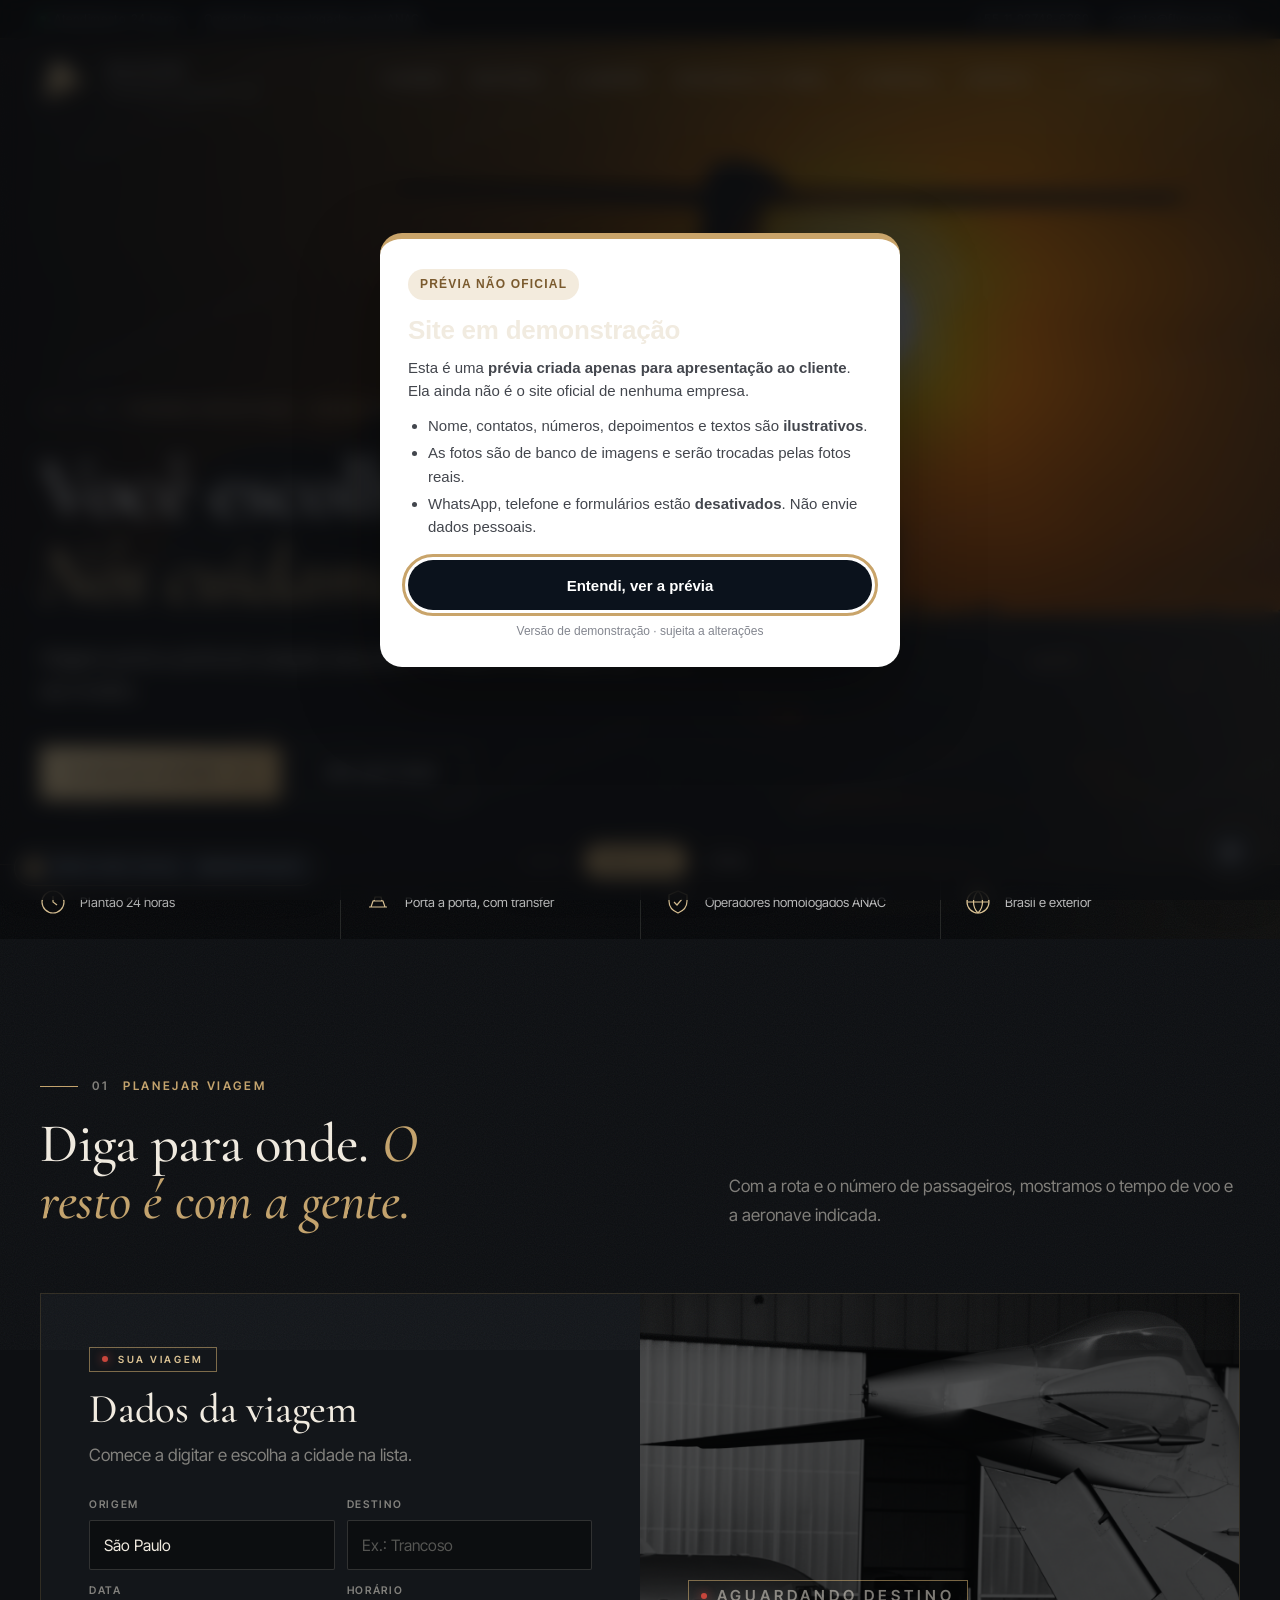
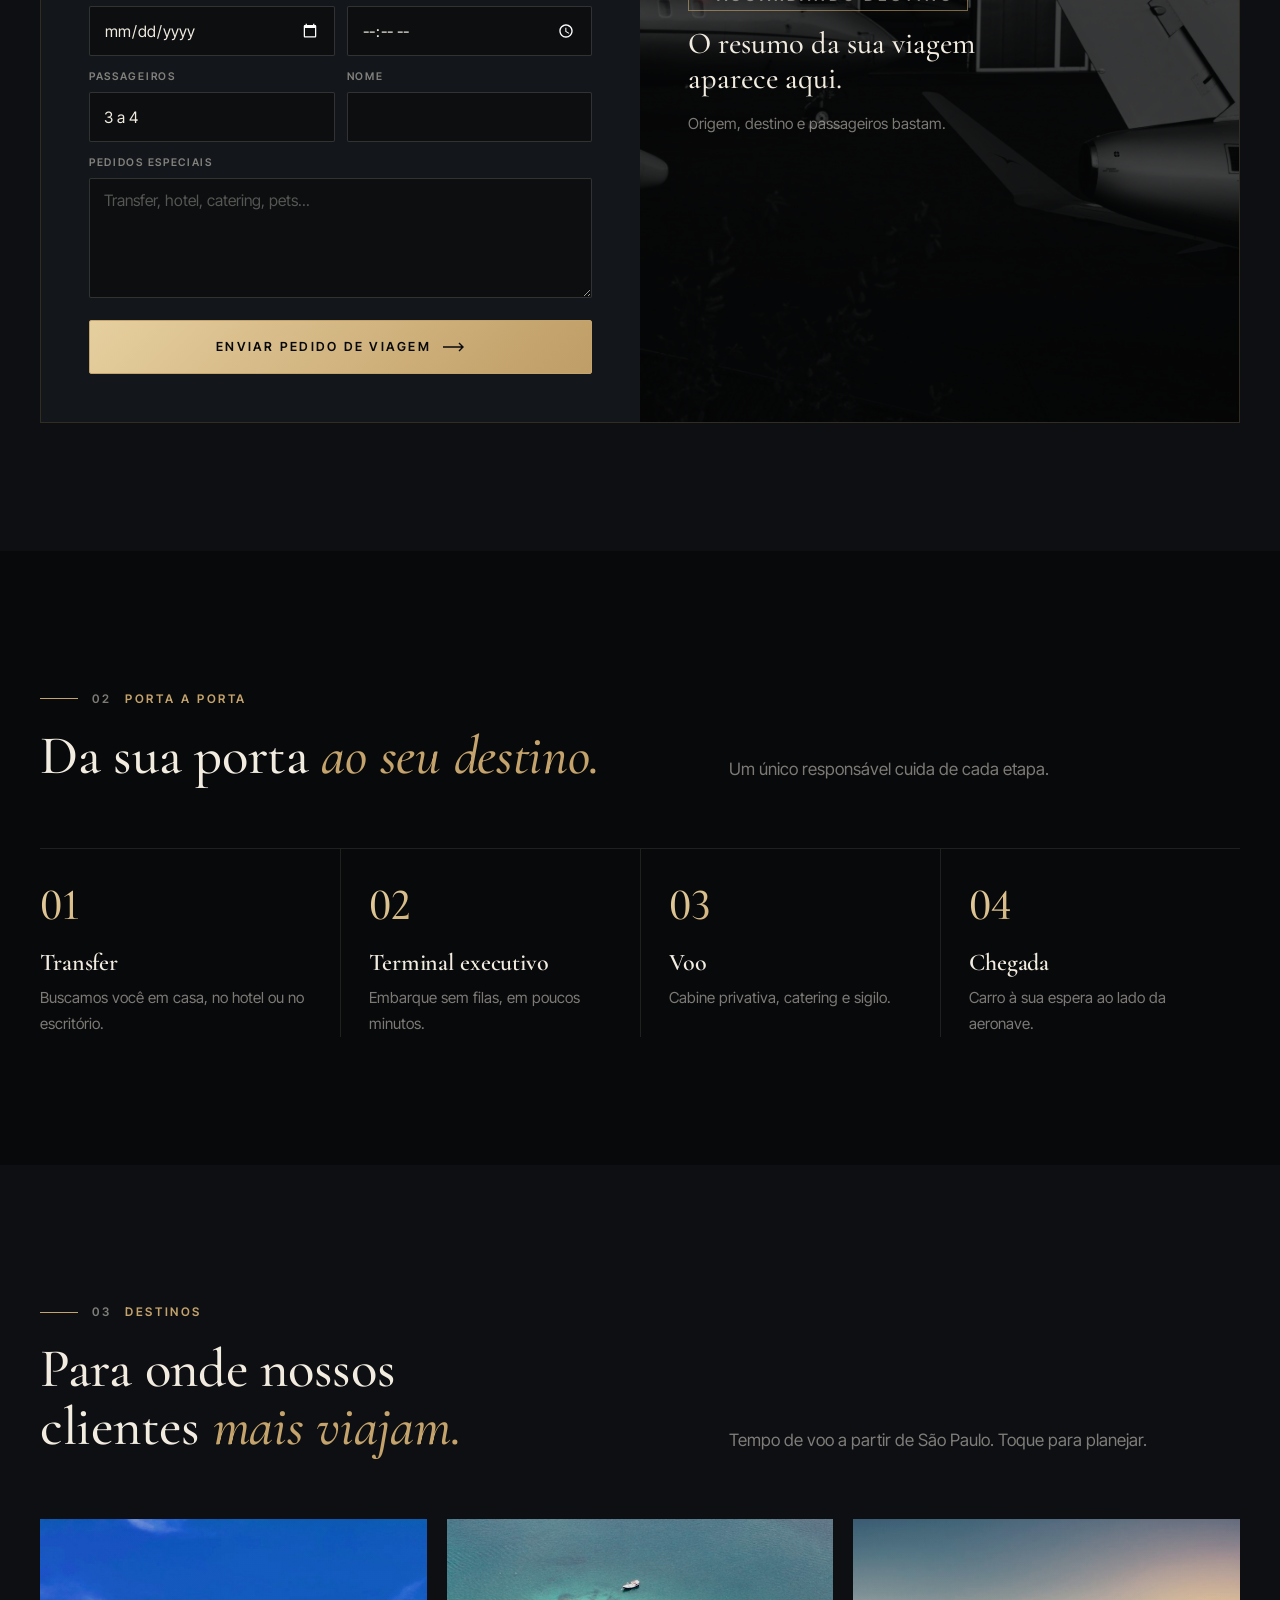
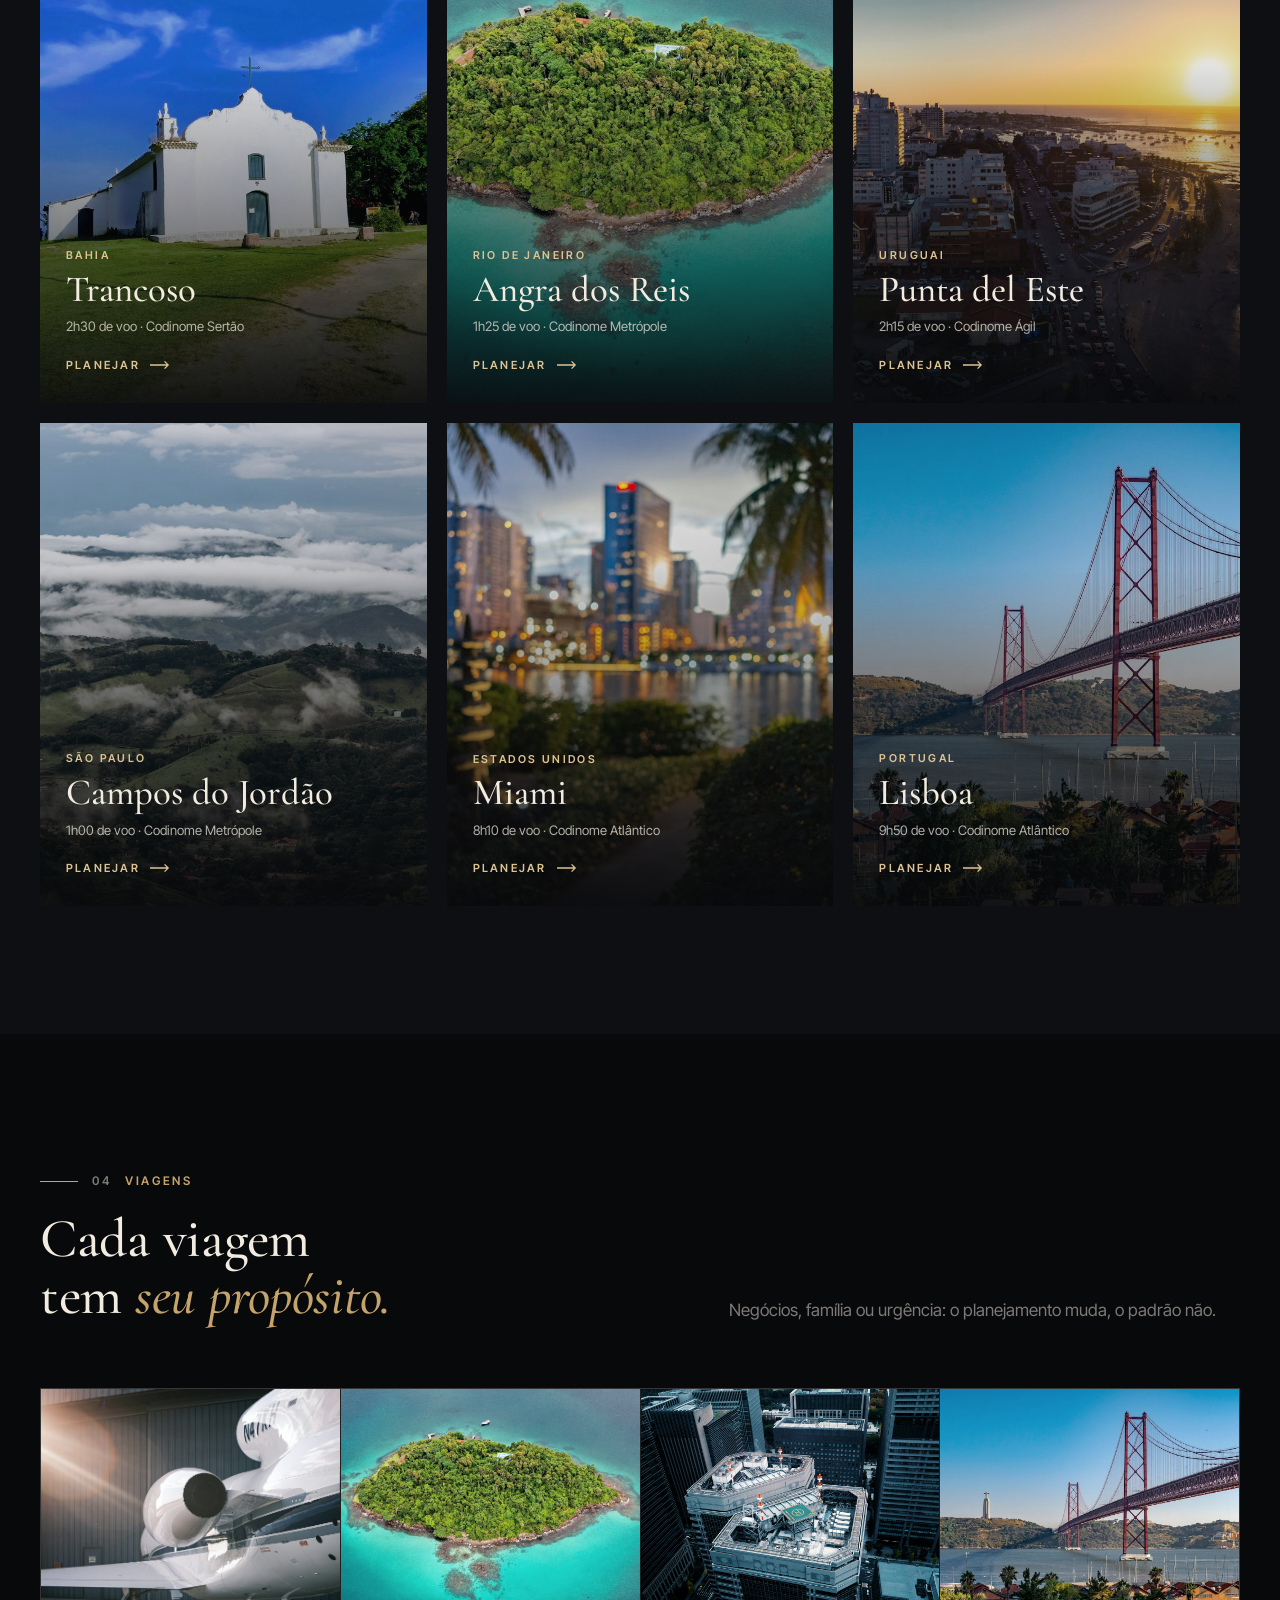
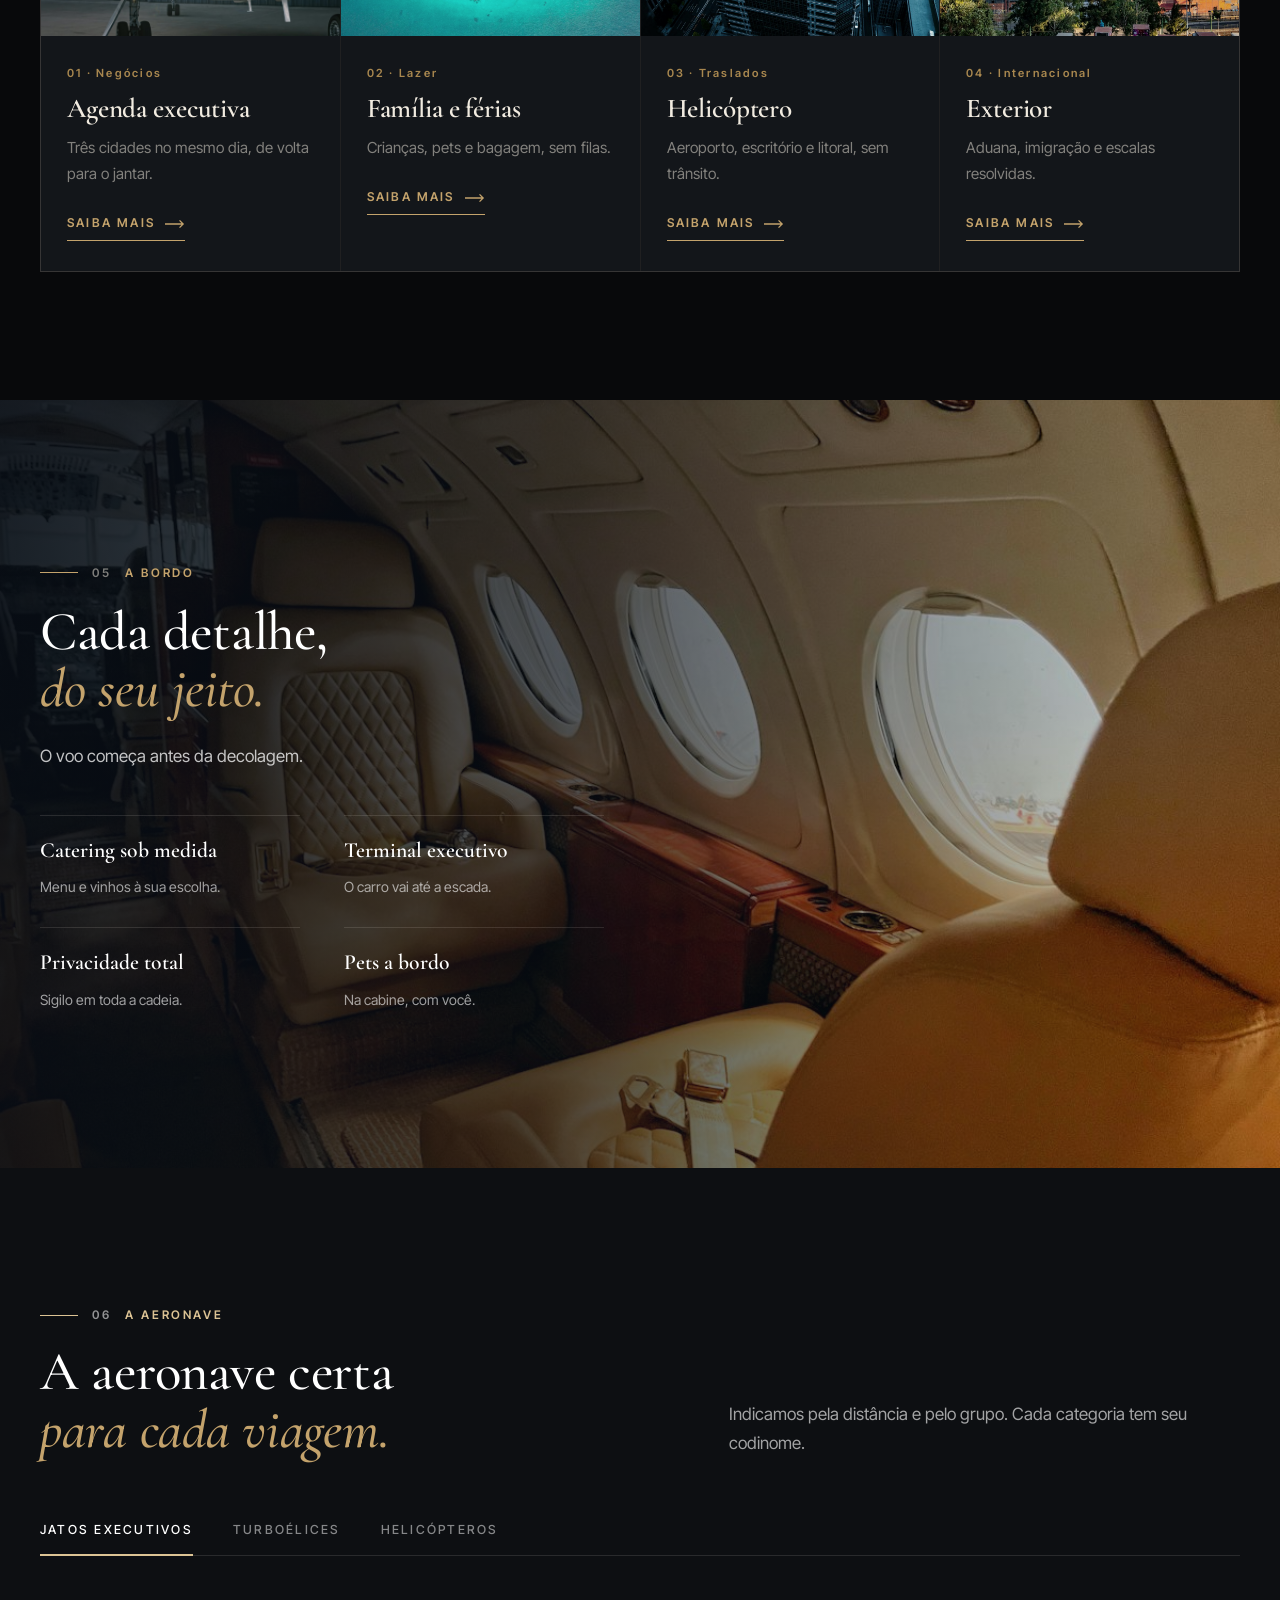
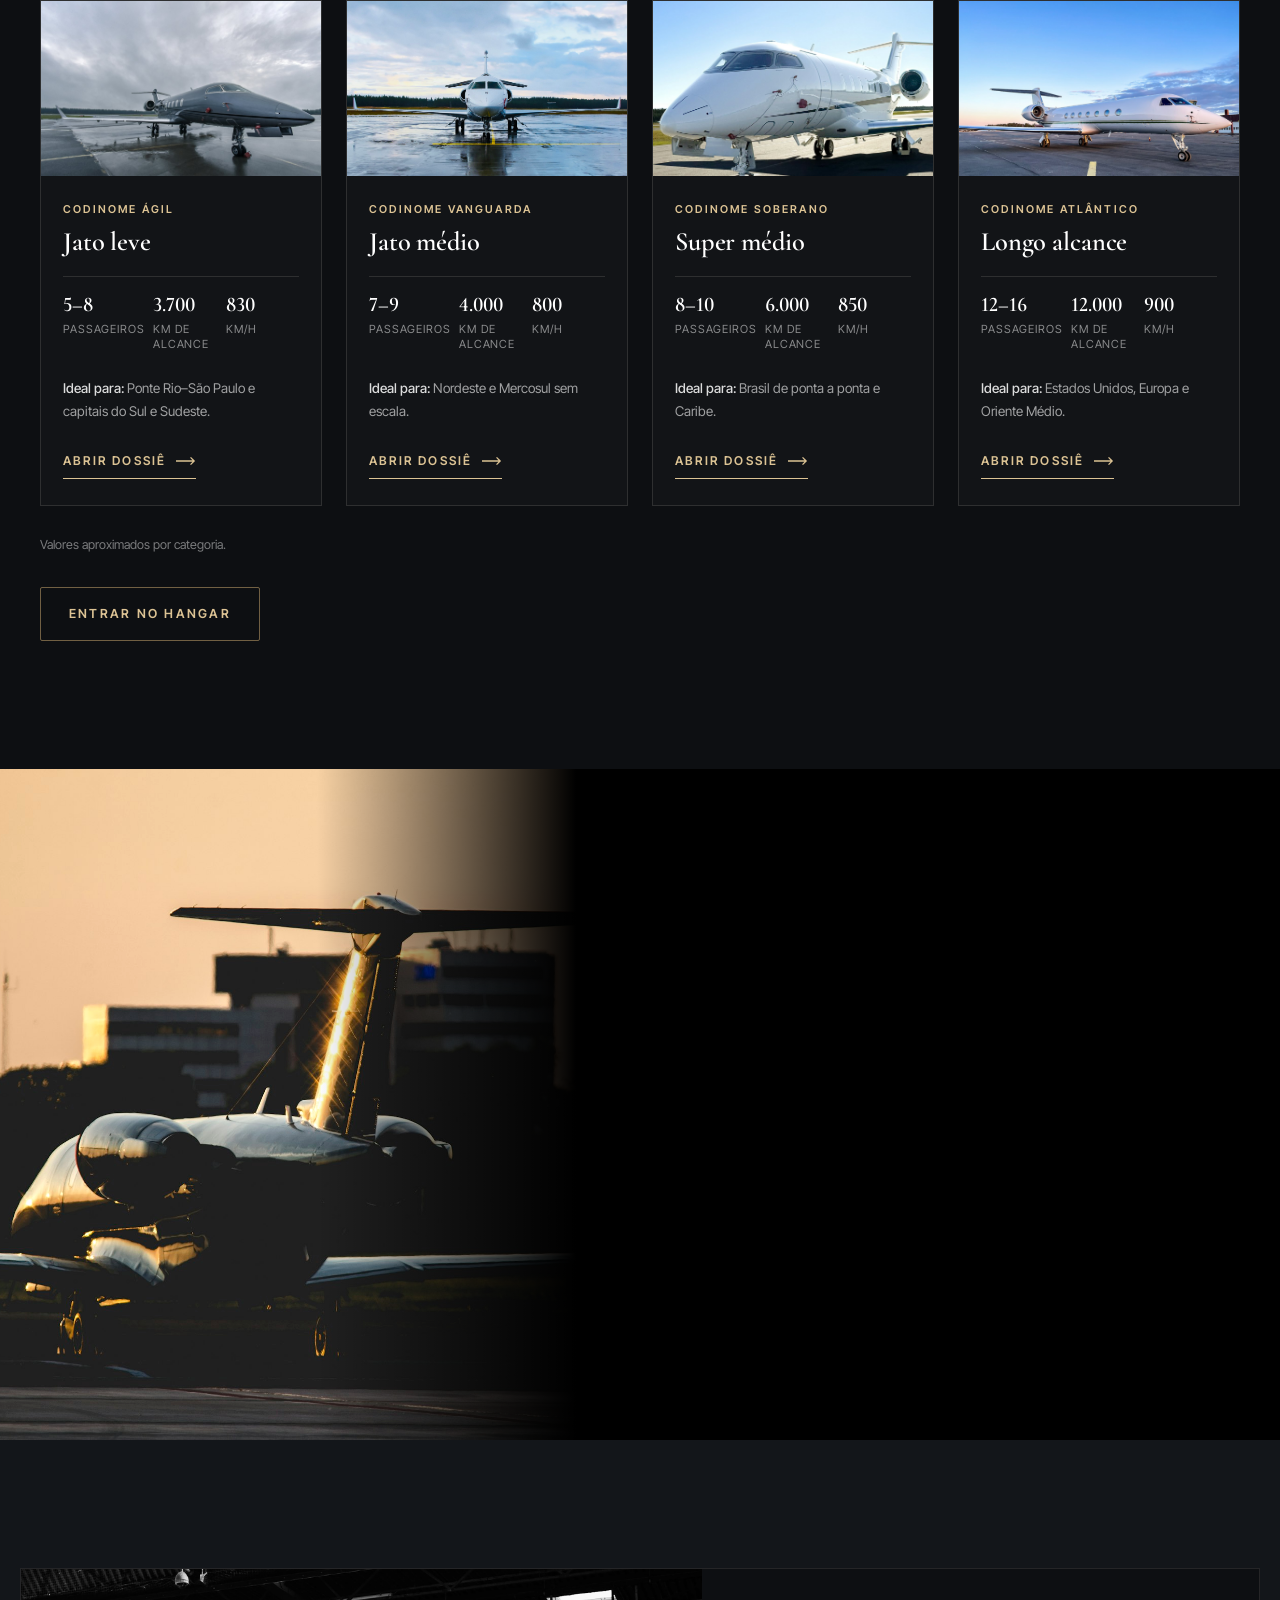
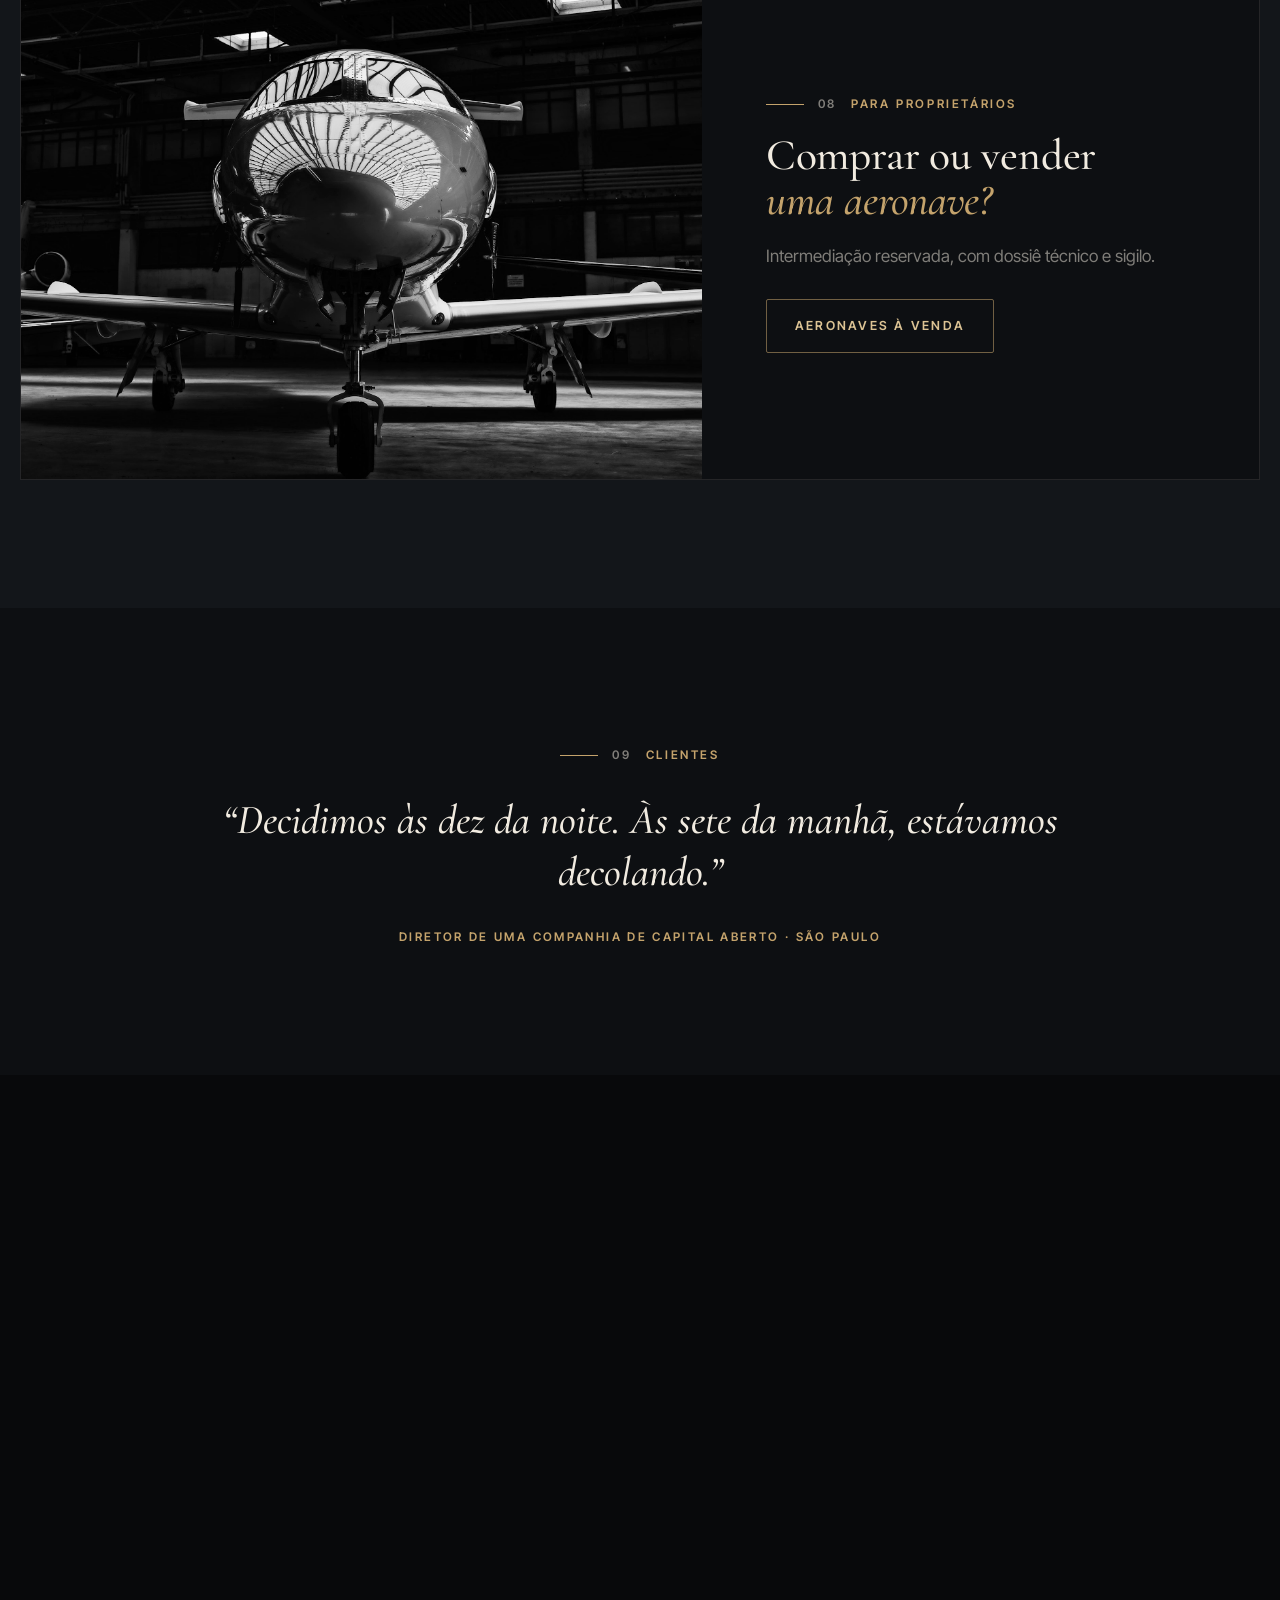
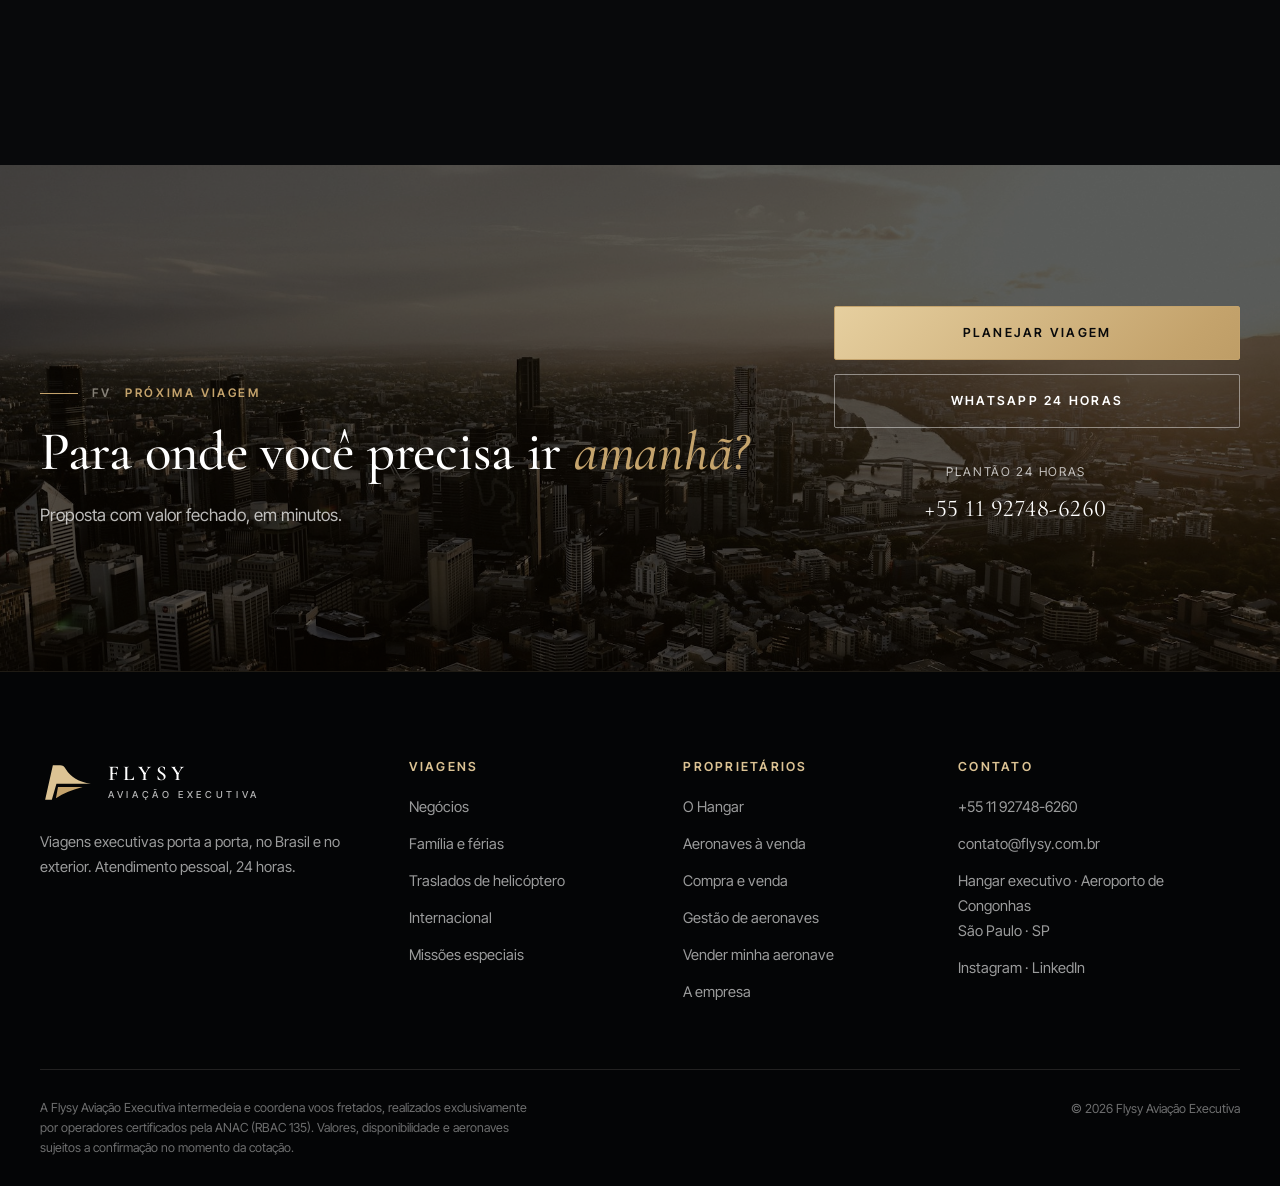
<file: index.html>
<!DOCTYPE html>
<html lang="pt-BR">
<head>
<meta charset="utf-8">
<meta name="viewport" content="width=device-width, initial-scale=1, viewport-fit=cover">
<title>Flysy · Viagens em aviação executiva</title>
<meta name="description" content="Viagens executivas porta a porta em jatos, turboélices e helicópteros, no Brasil e no exterior. Planejamento pessoal, 24 horas.">
<meta name="robots" content="noindex, nofollow">
<meta name="theme-color" content="#08090b">
<script>document.documentElement.classList.add("js");try{var q=new URLSearchParams(location.search).get("tema");if(q)localStorage.setItem("flysy-tema",q);if((q||localStorage.getItem("flysy-tema"))==="azul")document.documentElement.dataset.tema="azul"}catch(e){}</script>
<link rel="preconnect" href="https://fonts.googleapis.com">
<link rel="preconnect" href="https://fonts.gstatic.com" crossorigin>
<link rel="stylesheet" href="https://fonts.googleapis.com/css2?family=Cormorant+Garamond:ital,wght@0,500;0,600;0,700;1,500&family=Inter+Tight:wght@400;500;600&family=Sora:wght@400;500;600;700&display=swap">
<link rel="stylesheet" href="style.css">
<script src="preview.js"></script>
</head>
<body data-page="home">

<main id="conteudo">

  <!-- HERO: a viagem em primeiro lugar -->
  <section class="hero" aria-label="Apresentação">
    <div class="hero__bg"><img src="img/hero-silhueta.jpg" alt="" width="2400" height="1590" fetchpriority="high"></div>
    <div class="bars" aria-hidden="true"></div>
    <div class="hero__wrap">
      <div class="wrap hero__grid hero__grid--solo">
        <div>
          <span class="label"><b>FV</b> Viagens executivas · Acesso reservado</span>
          <h1>Você escolhe o destino. <em>Nós cuidamos da viagem.</em></h1>
          <p class="hero__lead lead">Viagens porta a porta em aviação executiva, no Brasil e no exterior, no seu horário.</p>
          <div class="hero__actions">
            <a class="btn" href="#planejar">Planejar viagem <svg class="arr" viewBox="0 0 22 10" aria-hidden="true"><path d="M0 5h20M16 1l4 4-4 4"/></svg></a>
            <a class="btn btn--light" href="#destinos">Ver destinos</a>
          </div>
        </div>
      </div>

      <div class="hero__foot">
        <div class="wrap">
          <ul>
            <li><svg viewBox="0 0 26 26" aria-hidden="true"><circle cx="13" cy="13" r="11"/><path d="M13 7v6l4 3"/></svg>Plantão 24 horas</li>
            <li><svg viewBox="0 0 26 26" aria-hidden="true"><path d="M4 18h18M6 18l2-6h10l2 6M9 12l1-4h6l1 4"/></svg>Porta a porta, com transfer</li>
            <li><svg viewBox="0 0 26 26" aria-hidden="true"><path d="M13 2 4 6v6c0 6 4 10 9 12 5-2 9-6 9-12V6z"/><path d="m9 13 3 3 5-6"/></svg>Operadores homologados ANAC</li>
            <li><svg viewBox="0 0 26 26" aria-hidden="true"><circle cx="13" cy="13" r="11"/><path d="M2 13h22M13 2c3 3 4.5 7 4.5 11S16 21 13 24M13 2c-3 3-4.5 7-4.5 11S10 21 13 24"/></svg>Brasil e exterior</li>
          </ul>
        </div>
      </div>
    </div>
  </section>

  <!-- 01 PLANEJAR VIAGEM -->
  <section class="section section--paper" id="planejar">
    <div class="wrap">
      <div class="head rv">
        <div>
          <span class="label"><b>01</b> Planejar viagem</span>
          <h2>Diga para onde. <em>O resto é com a gente.</em></h2>
        </div>
        <p>Com a rota e o número de passageiros, mostramos o tempo de voo e a aeronave indicada.</p>
      </div>
      <div class="brief rv" id="briefing">
        <form class="brief__form" novalidate>
          <span class="stamp">Sua viagem</span>
          <h2>Dados da viagem</h2>
          <p>Comece a digitar e escolha a cidade na lista.</p>
          <div class="chip" data-b="chip" hidden>Aeronave escolhida: <b></b><button type="button" aria-label="Remover aeronave escolhida">×</button></div>
          <input type="hidden" name="aeronave">
          <div class="fields">
            <label class="field"><span>Origem</span><input name="origem" list="cidades" value="São Paulo" required autocomplete="off"></label>
            <label class="field"><span>Destino</span><input name="destino" list="cidades" placeholder="Ex.: Trancoso" required autocomplete="off"></label>
            <label class="field"><span>Data</span><input type="date" name="data"></label>
            <label class="field"><span>Horário</span><input type="time" name="hora"></label>
            <label class="field"><span>Passageiros</span>
              <select name="pax">
                <option value="2">1 a 2</option><option value="4" selected>3 a 4</option><option value="6">5 a 6</option>
                <option value="8">7 a 8</option><option value="10">9 a 10</option><option value="14">11 a 14</option><option value="16">15 ou 16</option>
              </select>
            </label>
            <label class="field"><span>Nome</span><input name="nome" autocomplete="name" required></label>
            <label class="field full"><span>Pedidos especiais</span><textarea name="obs" placeholder="Transfer, hotel, catering, pets..."></textarea></label>
          </div>
          <datalist id="cidades"></datalist>
          <button class="btn btn--block" type="submit" style="margin-top:22px">Enviar pedido de viagem <svg class="arr" viewBox="0 0 22 10" aria-hidden="true"><path d="M0 5h20M16 1l4 4-4 4"/></svg></button>
        </form>
        <div class="brief__out" aria-live="polite">
          <img src="img/hangar-noite.jpg" alt="" loading="lazy" width="1400" height="2100">
          <div class="brief__empty">
            <span class="stamp">Aguardando destino</span>
            <b>O resumo da sua viagem aparece aqui.</b>
            <span>Origem, destino e passageiros bastam.</span>
          </div>
          <div class="brief__res">
            <span class="route"></span>
            <h3 data-b="titulo"></h3>
            <p class="brief__alt" data-b="tipo"></p>
            <div class="brief__nums">
              <div><small>Distância</small><b data-b="dist"></b></div>
              <div><small>Tempo de voo</small><b data-b="tempo"></b></div>
              <div><small>Lugares</small><b data-b="lug"></b></div>
            </div>
            <p class="brief__alt" data-b="alt"></p>
            <p class="brief__note">Estimativa. A proposta final é confirmada pela nossa equipe.</p>
          </div>
        </div>
      </div>
    </div>
  </section>

  <!-- 02 PORTA A PORTA -->
  <section class="section">
    <div class="wrap">
      <div class="head rv">
        <div>
          <span class="label"><b>02</b> Porta a porta</span>
          <h2>Da sua porta <em>ao seu destino.</em></h2>
        </div>
        <p>Um único responsável cuida de cada etapa.</p>
      </div>
      <ol class="steps steps--journey">
        <li class="rv"><h3>Transfer</h3><p>Buscamos você em casa, no hotel ou no escritório.</p></li>
        <li class="rv" style="--d:.08s"><h3>Terminal executivo</h3><p>Embarque sem filas, em poucos minutos.</p></li>
        <li class="rv" style="--d:.16s"><h3>Voo</h3><p>Cabine privativa, catering e sigilo.</p></li>
        <li class="rv" style="--d:.24s"><h3>Chegada</h3><p>Carro à sua espera ao lado da aeronave.</p></li>
      </ol>
    </div>
  </section>

  <!-- 03 DESTINOS -->
  <section class="section section--paper" id="destinos">
    <div class="wrap">
      <div class="head rv">
        <div>
          <span class="label"><b>03</b> Destinos</span>
          <h2>Para onde nossos clientes <em>mais viajam.</em></h2>
        </div>
        <p>Tempo de voo a partir de São Paulo. Toque para planejar.</p>
      </div>
      <div class="dests" data-destinos></div>
    </div>
  </section>

  <!-- 04 TIPOS DE VIAGEM -->
  <section class="section">
    <div class="wrap">
      <div class="head rv">
        <div>
          <span class="label"><b>04</b> Viagens</span>
          <h2>Cada viagem tem <em>seu propósito.</em></h2>
        </div>
        <p>Negócios, família ou urgência: o planejamento muda, o padrão não.</p>
      </div>
      <div class="services">
        <article class="svc rv">
          <div class="svc__img"><img src="img/jato-hangar.jpg" alt="Jato executivo no hangar" loading="lazy" width="800" height="660"></div>
          <div class="svc__b">
            <span class="svc__n">01 · Negócios</span>
            <h3>Agenda executiva</h3>
            <p>Três cidades no mesmo dia, de volta para o jantar.</p>
            <a class="link" href="servicos.html#negocios">Saiba mais <svg class="arr" viewBox="0 0 22 10" aria-hidden="true"><path d="M0 5h20M16 1l4 4-4 4"/></svg></a>
          </div>
        </article>
        <article class="svc rv" style="--d:.08s">
          <div class="svc__img"><img src="img/dest-angra.jpg" alt="Ilha de águas claras vista do alto" loading="lazy" width="800" height="660"></div>
          <div class="svc__b">
            <span class="svc__n">02 · Lazer</span>
            <h3>Família e férias</h3>
            <p>Crianças, pets e bagagem, sem filas.</p>
            <a class="link" href="servicos.html#lazer">Saiba mais <svg class="arr" viewBox="0 0 22 10" aria-hidden="true"><path d="M0 5h20M16 1l4 4-4 4"/></svg></a>
          </div>
        </article>
        <article class="svc rv" style="--d:.16s">
          <div class="svc__img"><img src="img/heliponto.jpg" alt="Heliponto no topo de edifício" loading="lazy" width="800" height="660"></div>
          <div class="svc__b">
            <span class="svc__n">03 · Traslados</span>
            <h3>Helicóptero</h3>
            <p>Aeroporto, escritório e litoral, sem trânsito.</p>
            <a class="link" href="servicos.html#traslados">Saiba mais <svg class="arr" viewBox="0 0 22 10" aria-hidden="true"><path d="M0 5h20M16 1l4 4-4 4"/></svg></a>
          </div>
        </article>
        <article class="svc rv" style="--d:.24s">
          <div class="svc__img"><img src="img/dest-lisboa.jpg" alt="Ponte sobre o rio em Lisboa" loading="lazy" width="800" height="660"></div>
          <div class="svc__b">
            <span class="svc__n">04 · Internacional</span>
            <h3>Exterior</h3>
            <p>Aduana, imigração e escalas resolvidas.</p>
            <a class="link" href="servicos.html#internacional">Saiba mais <svg class="arr" viewBox="0 0 22 10" aria-hidden="true"><path d="M0 5h20M16 1l4 4-4 4"/></svg></a>
          </div>
        </article>
      </div>
    </div>
  </section>

  <!-- 05 A BORDO -->
  <section class="feature">
    <img src="img/cabine-couro.jpg" alt="" loading="lazy" width="1200" height="800">
    <div class="wrap rv">
      <span class="label"><b>05</b> A bordo</span>
      <h2>Cada detalhe, <em>do seu jeito.</em></h2>
      <p>O voo começa antes da decolagem.</p>
      <div class="perks">
        <div><b>Catering sob medida</b><span>Menu e vinhos à sua escolha.</span></div>
        <div><b>Terminal executivo</b><span>O carro vai até a escada.</span></div>
        <div><b>Privacidade total</b><span>Sigilo em toda a cadeia.</span></div>
        <div><b>Pets a bordo</b><span>Na cabine, com você.</span></div>
      </div>
    </div>
  </section>

  <!-- 06 A AERONAVE (apoio) -->
  <section class="section section--dark" id="frota">
    <div class="wrap">
      <div class="head rv">
        <div>
          <span class="label"><b>06</b> A aeronave</span>
          <h2>A aeronave certa <em>para cada viagem.</em></h2>
        </div>
        <p>Indicamos pela distância e pelo grupo. Cada categoria tem seu codinome.</p>
      </div>
      <div class="tabs rv" role="tablist" aria-label="Categorias da frota" data-filter="#frota-home">
        <button type="button" role="tab" data-cat="jatos" aria-selected="true">Jatos executivos</button>
        <button type="button" role="tab" data-cat="turbo" aria-selected="false">Turboélices</button>
        <button type="button" role="tab" data-cat="heli" aria-selected="false">Helicópteros</button>
      </div>
      <div class="fleet" id="frota-home" data-frota></div>
      <p class="fleet-note">Valores aproximados por categoria.</p>
      <a class="btn btn--navy" style="margin-top:32px" href="frota.html">Entrar no hangar</a>
    </div>
  </section>

  <!-- 07 PARA QUEM DECIDE -->
  <section class="agent">
    <div class="agent__img"><img src="img/jato-crepusculo.jpg" alt="Jato executivo na pista ao crepúsculo" loading="lazy" width="2000" height="1325"></div>
    <div class="agent__b rv">
      <span class="label"><b>07</b> A empresa</span>
      <h2>Discreto como deve ser. <em>Pontual como precisa ser.</em></h2>
      <p class="lead">Um único responsável, do primeiro contato ao pouso.</p>
      <div class="stats">
        <div><b>24/7</b><span>plantão operacional</span></div>
        <div><b>+120</b><span>aeronaves na rede de operadores</span></div>
        <div><b>30 min</b><span>para a primeira proposta</span></div>
      </div>
      <a class="btn btn--navy" href="sobre.html">Conheça a empresa</a>
    </div>
  </section>

  <!-- 08 COMPRA E VENDA (secundário) -->
  <section class="section section--stone">
    <div class="wrap banner rv">
      <img src="img/hangar-pb.jpg" alt="Jato executivo dentro do hangar, em preto e branco" loading="lazy" width="2000" height="1333">
      <div class="banner__b">
        <span class="label"><b>08</b> Para proprietários</span>
        <h2>Comprar ou vender <em>uma aeronave?</em></h2>
        <p>Intermediação reservada, com dossiê técnico e sigilo.</p>
        <a class="btn btn--navy" href="aeronaves.html">Aeronaves à venda</a>
      </div>
    </div>
  </section>

  <!-- 09 DEPOIMENTO -->
  <section class="section section--paper">
    <div class="wrap quote-block rv">
      <span class="label"><b>09</b> Clientes</span>
      <blockquote style="margin-top:30px">“Decidimos às dez da noite. Às sete da manhã, estávamos decolando.”</blockquote>
      <cite>Diretor de uma companhia de capital aberto · São Paulo</cite>
    </div>
  </section>

  <!-- 10 FAQ -->
  <section class="section">
    <div class="wrap split split--top">
      <div class="rv">
        <span class="label"><b>10</b> Perguntas frequentes</span>
        <h2 style="margin-top:18px">Dúvidas antes de <em>viajar.</em></h2>
        <p style="margin-top:22px;color:var(--mute);max-width:40ch">Respondemos a qualquer hora.</p>
        <a class="btn btn--line" style="margin-top:32px" data-wa-msg="Olá! Tenho uma dúvida sobre viagem executiva." href="#">Enviar minha dúvida</a>
      </div>
      <div class="faq rv" style="--d:.1s">
        <details open><summary>O que está incluído na viagem?<i aria-hidden="true"></i></summary><p>Aeronave, tripulação, taxas e reposicionamento. Transfer, catering e hotel entram no pedido, se você quiser.</p></details>
        <details><summary>Com quanto tempo de antecedência preciso pedir?<i aria-hidden="true"></i></summary><p>Quanto antes, mais opções. Mas organizamos viagens em poucas horas, inclusive à noite e em feriados.</p></details>
        <details><summary>Vocês são uma companhia aérea?<i aria-hidden="true"></i></summary><p>Não. Planejamos e coordenamos a viagem; o voo é operado por táxi aéreo certificado pela ANAC.</p></details>
        <details><summary>Vocês fazem viagens internacionais?<i aria-hidden="true"></i></summary><p>Sim. Cuidamos de autorizações, aduana e escalas técnicas.</p></details>
      </div>
    </div>
  </section>

  <!-- CTA -->
  <section class="cta">
    <img src="img/cidade.jpg" alt="" loading="lazy" width="2000" height="1333">
    <div class="wrap">
      <div class="rv">
        <span class="label"><b>FV</b> Próxima viagem</span>
        <h2>Para onde você precisa ir <em>amanhã?</em></h2>
        <p>Proposta com valor fechado, em minutos.</p>
      </div>
      <div class="cta__actions rv" style="--d:.1s">
        <a class="btn" href="#planejar">Planejar viagem</a>
        <a class="btn btn--light" data-wa-msg="Olá! Gostaria de planejar uma viagem executiva." href="#">WhatsApp 24 horas</a>
        <p class="cta__phone">Plantão 24 horas<a data-tel href="#">+55 11 92748-6260</a></p>
      </div>
    </div>
  </section>
</main>

<script src="script.js"></script>
</body>
</html>
</file>
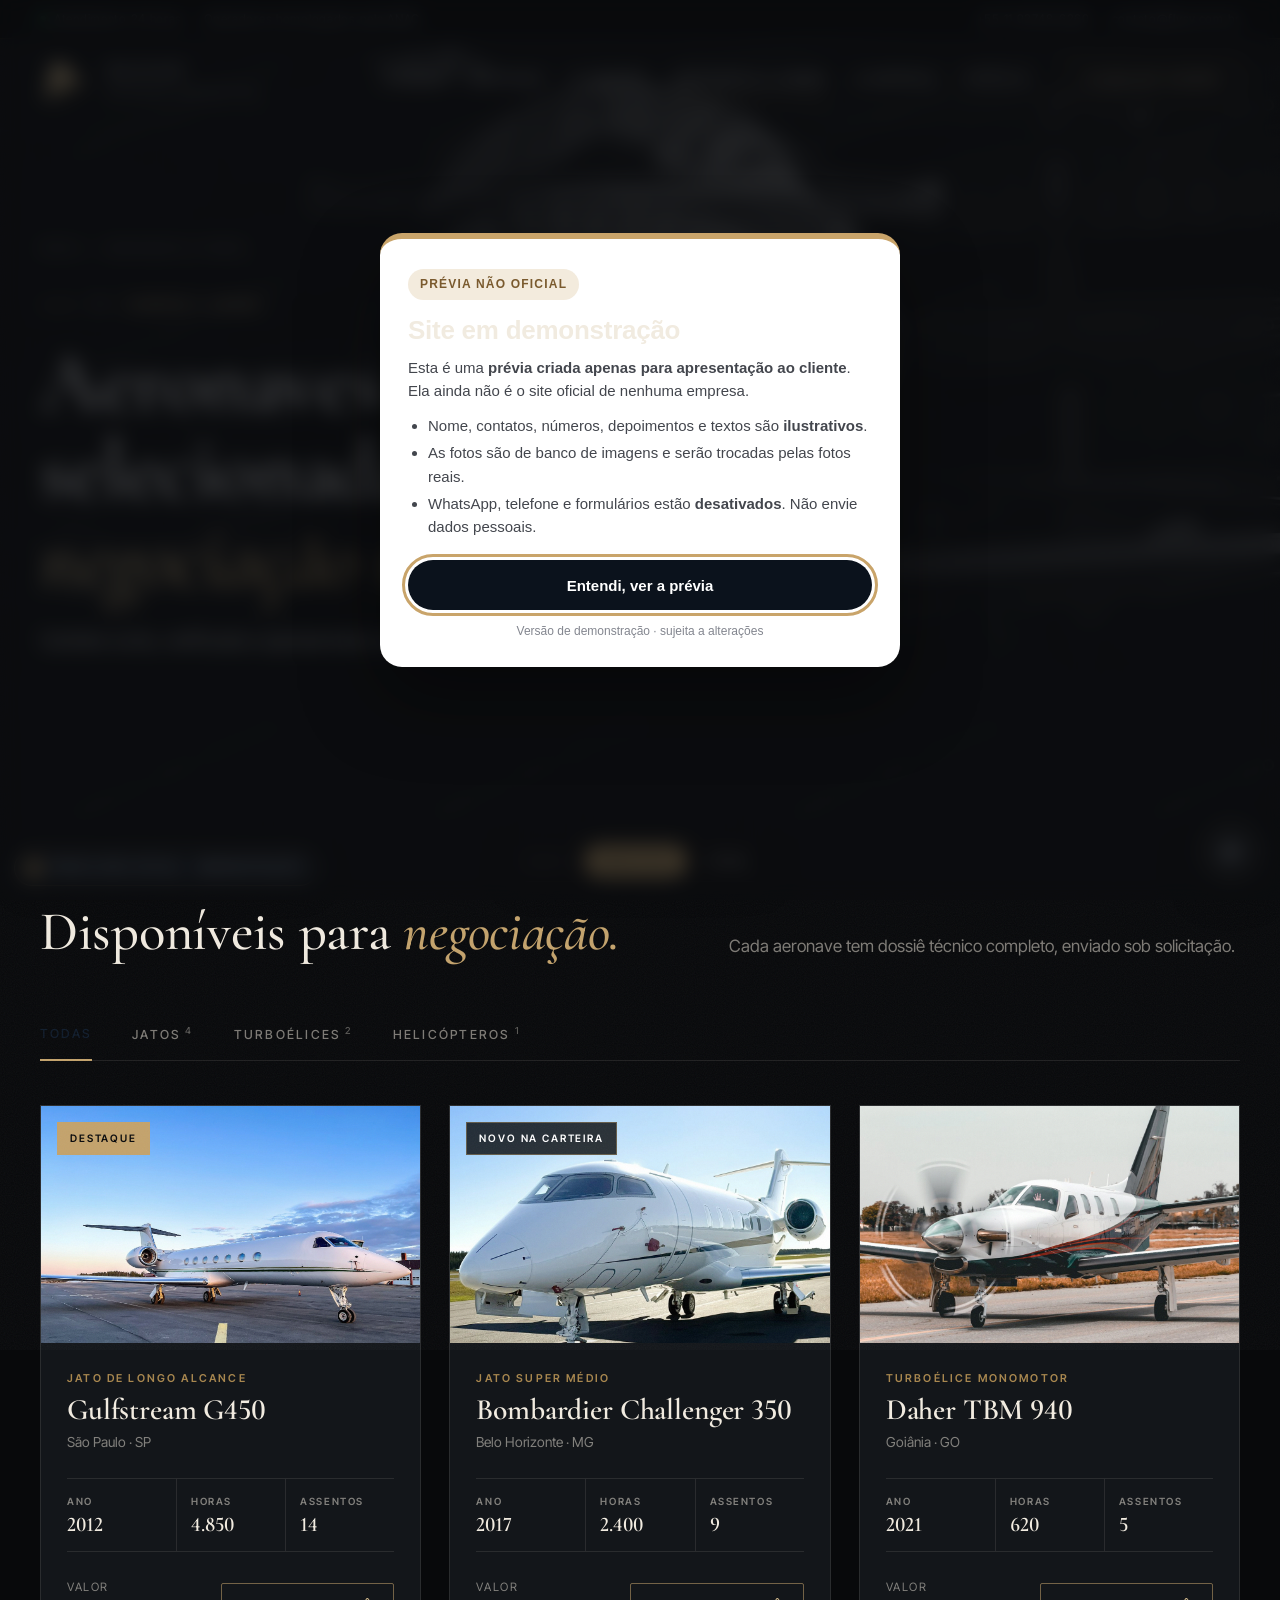
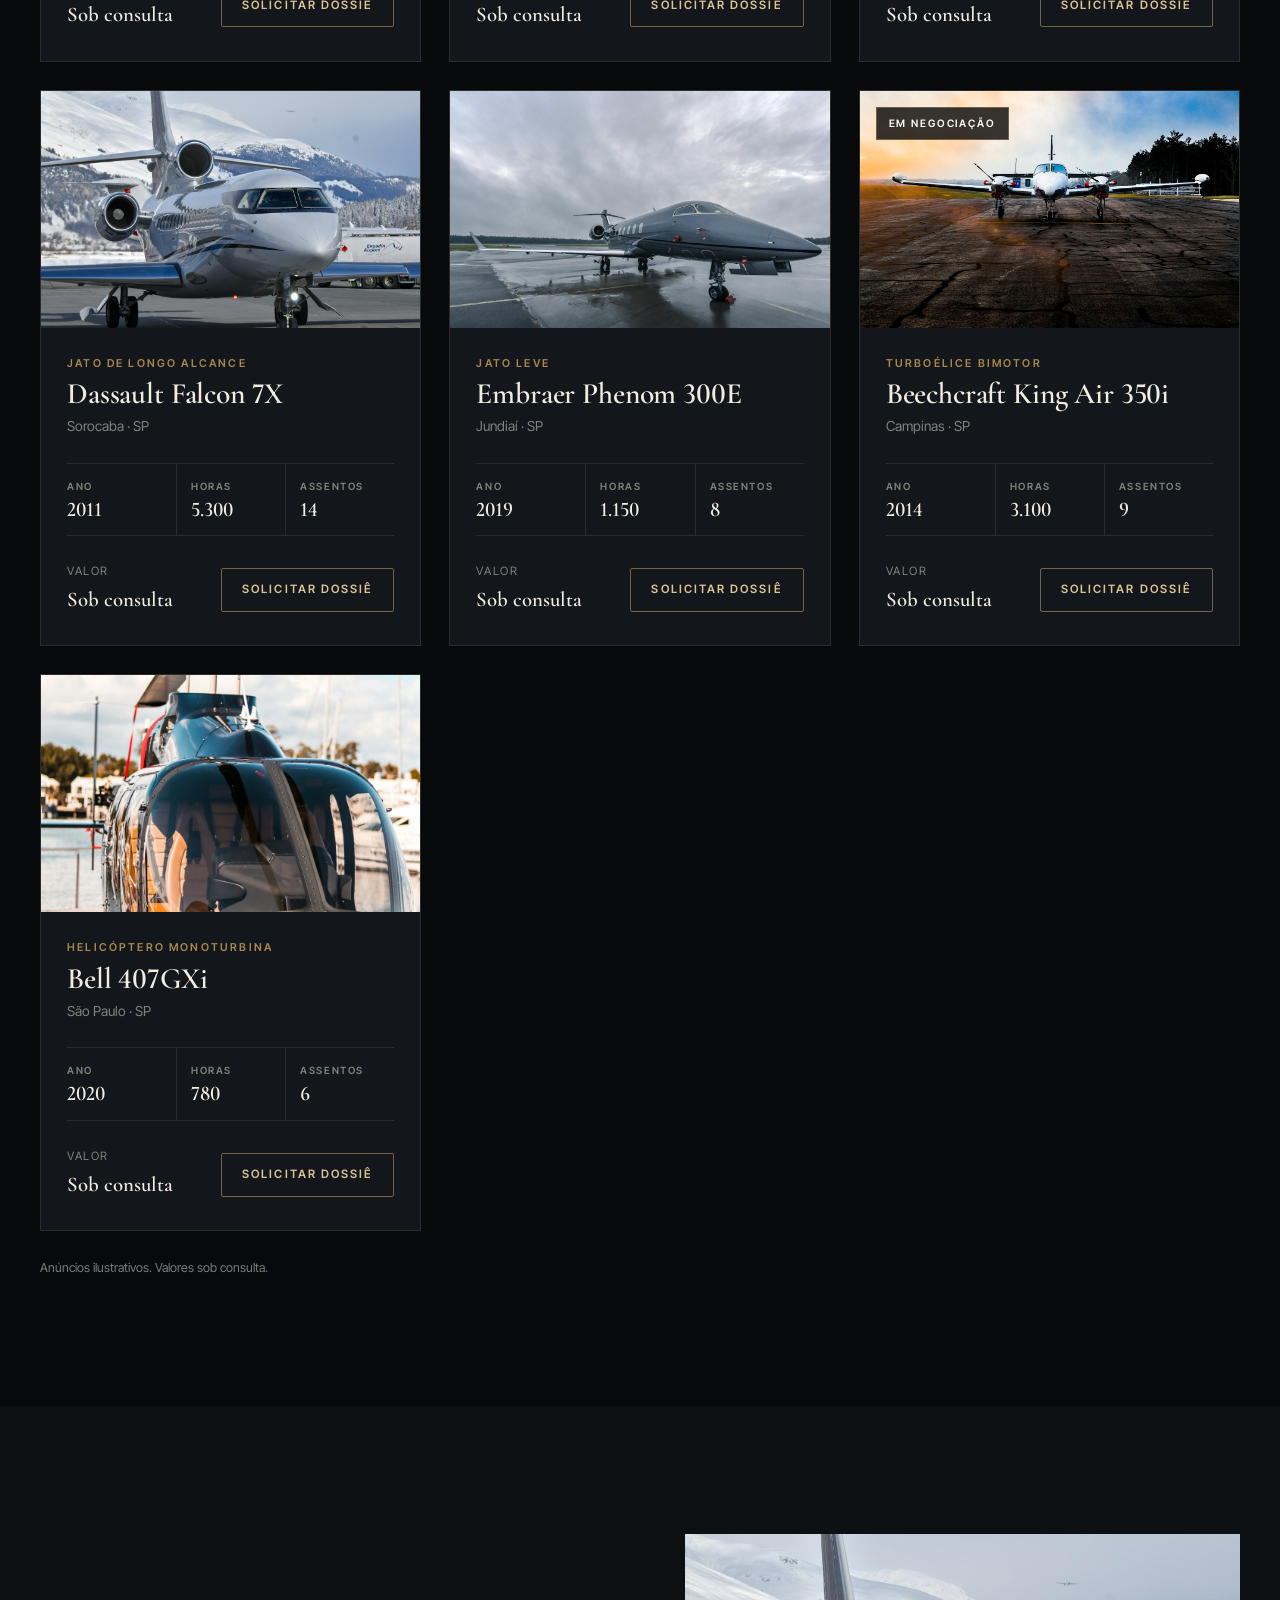
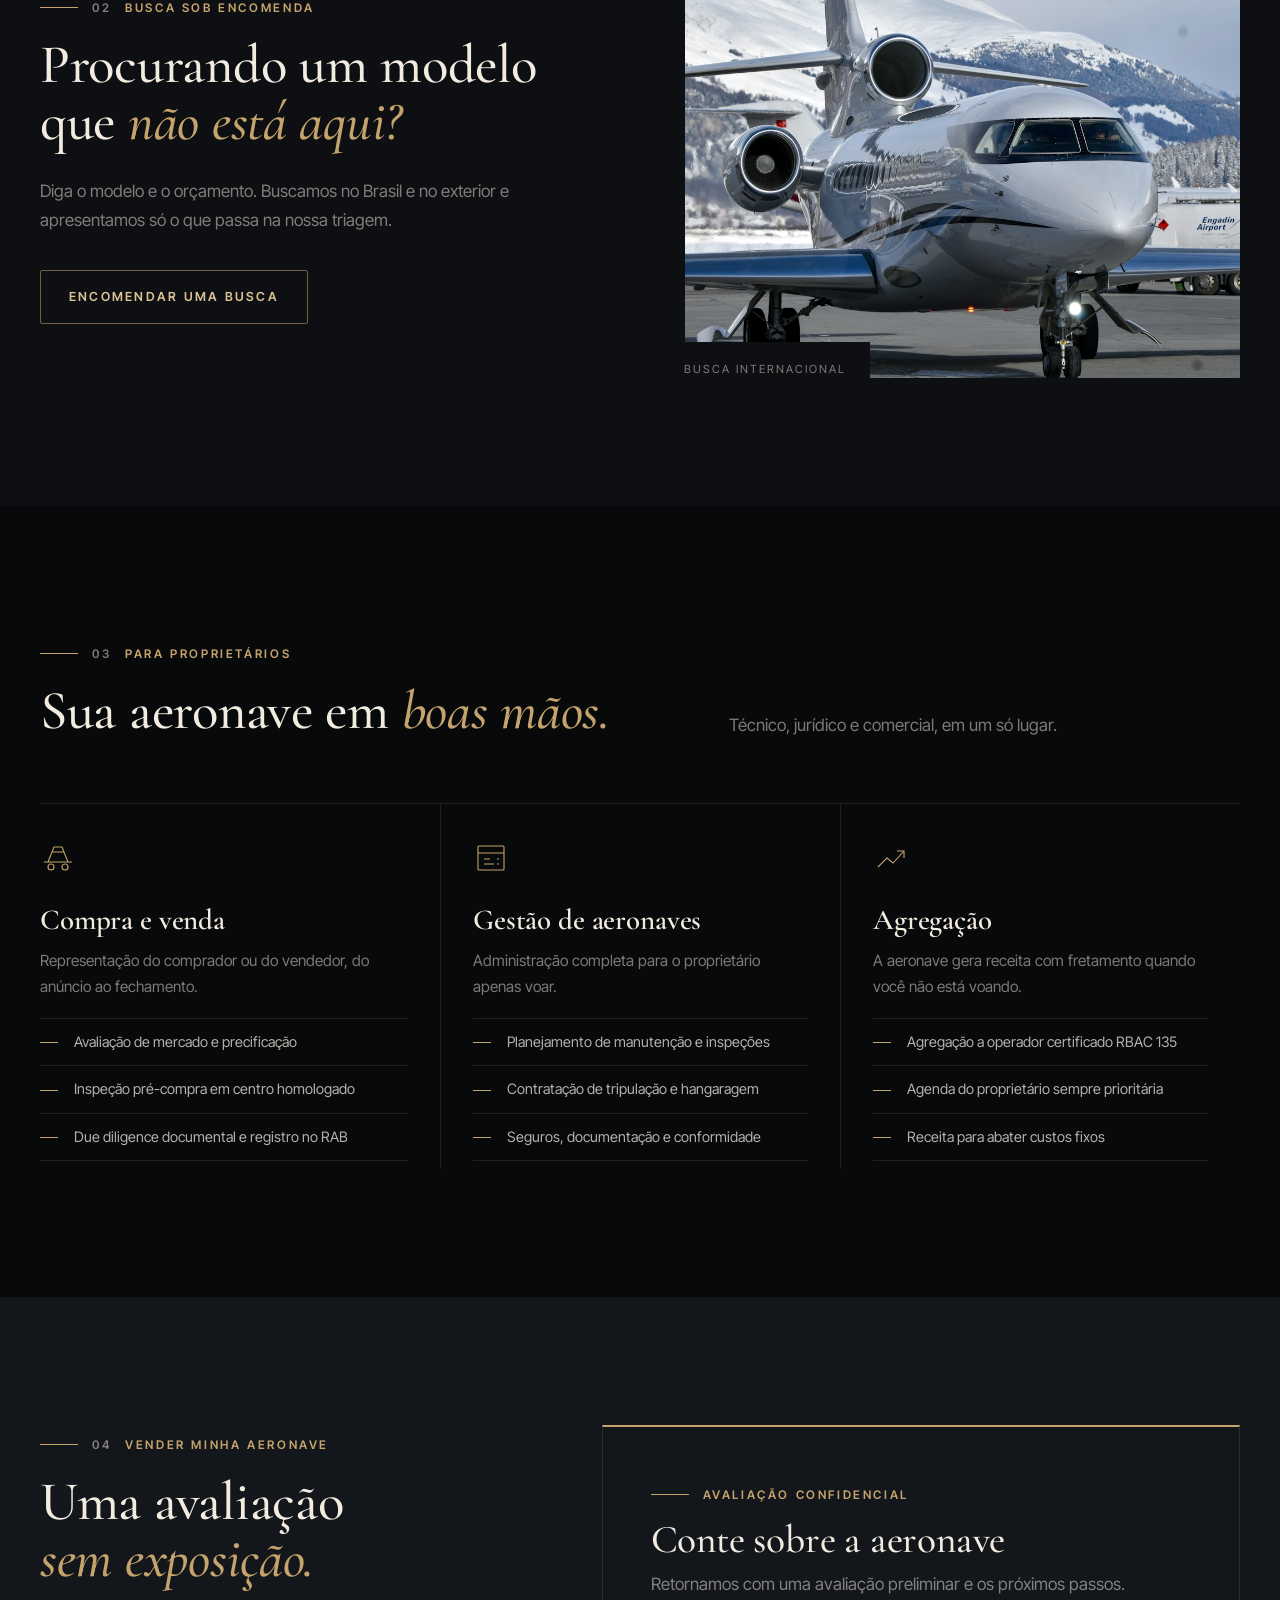
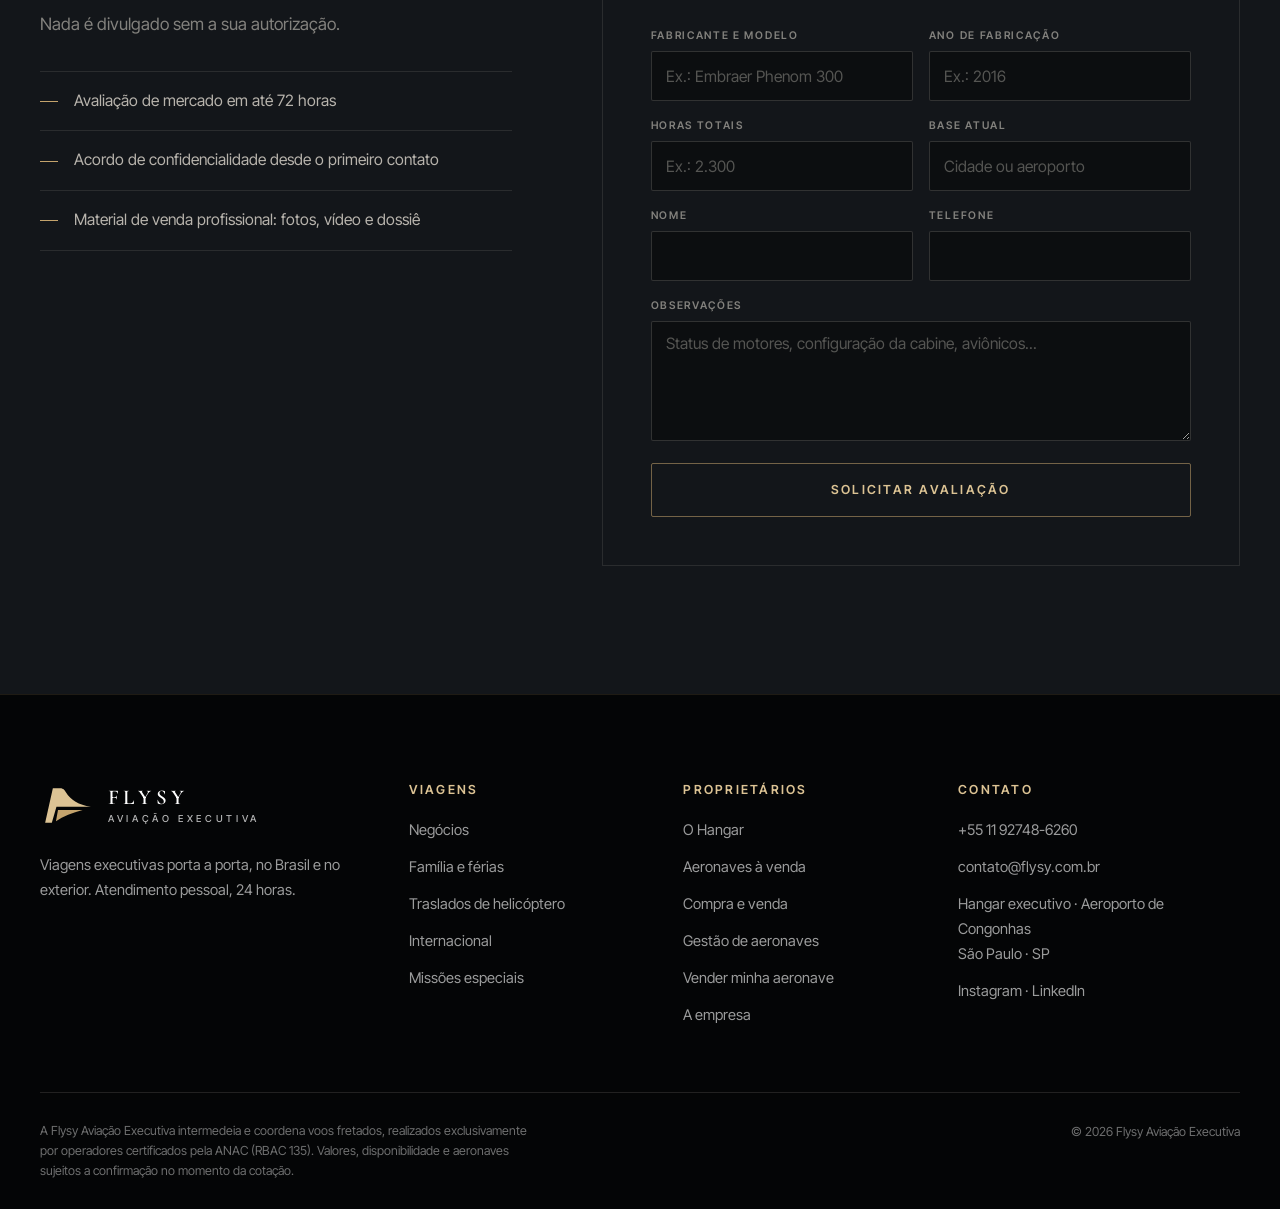
<file: aeronaves.html>
<!DOCTYPE html>
<html lang="pt-BR">
<head>
<meta charset="utf-8">
<meta name="viewport" content="width=device-width, initial-scale=1, viewport-fit=cover">
<title>Aeronaves à venda · Flysy Aviação Executiva</title>
<meta name="description" content="Jatos, turboélices e helicópteros à venda, intermediação de compra e venda, gestão e agregação de aeronaves.">
<meta name="robots" content="noindex, nofollow">
<meta name="theme-color" content="#08090b">
<script>document.documentElement.classList.add("js");try{var q=new URLSearchParams(location.search).get("tema");if(q)localStorage.setItem("flysy-tema",q);if((q||localStorage.getItem("flysy-tema"))==="azul")document.documentElement.dataset.tema="azul"}catch(e){}</script>
<link rel="preconnect" href="https://fonts.googleapis.com">
<link rel="preconnect" href="https://fonts.gstatic.com" crossorigin>
<link rel="stylesheet" href="https://fonts.googleapis.com/css2?family=Cormorant+Garamond:ital,wght@0,500;0,600;0,700;1,500&family=Inter+Tight:wght@400;500;600&family=Sora:wght@400;500;600;700&display=swap">
<link rel="stylesheet" href="style.css">
<script src="preview.js"></script>
</head>
<body data-page="venda">

<main id="conteudo">
  <section class="page-hero">
    <img src="img/hangar-pb.jpg" alt="" width="2000" height="1333" fetchpriority="high" style="object-position:50% 40%">
    <div class="wrap">
      <nav class="crumbs" aria-label="Você está em"><a href="./">Início</a><span>/</span><span>Aeronaves à venda</span></nav>
      <span class="label"><b>FV</b> Compra e venda</span>
      <h1>Aeronaves selecionadas, <em>negociação reservada.</em></h1>
      <p class="lead">Carteira curta, verificada e apresentada só a compradores qualificados.</p>
    </div>
  </section>

  <section class="section">
    <div class="wrap">
      <div class="head rv">
        <div>
          <span class="label"><b>01</b> Carteira atual</span>
          <h2>Disponíveis para <em>negociação.</em></h2>
        </div>
        <p>Cada aeronave tem dossiê técnico completo, enviado sob solicitação.</p>
      </div>
      <div class="tabs tabs--light rv" role="tablist" aria-label="Filtrar aeronaves" data-filter="#venda-lista" data-count>
        <button type="button" role="tab" data-cat="todas" aria-selected="true">Todas</button>
        <button type="button" role="tab" data-cat="jatos" aria-selected="false">Jatos</button>
        <button type="button" role="tab" data-cat="turbo" aria-selected="false">Turboélices</button>
        <button type="button" role="tab" data-cat="heli" aria-selected="false">Helicópteros</button>
      </div>
      <div class="listings" id="venda-lista" data-venda></div>
      <p class="disclaimer">Anúncios ilustrativos. Valores sob consulta.</p>
    </div>
  </section>

  <section class="section section--paper">
    <div class="wrap split">
      <div class="split__body rv">
        <span class="label"><b>02</b> Busca sob encomenda</span>
        <h2>Procurando um modelo que <em>não está aqui?</em></h2>
        <p>Diga o modelo e o orçamento. Buscamos no Brasil e no exterior e apresentamos só o que passa na nossa triagem.</p>
        <a class="btn btn--navy" data-wa-msg="Olá! Estou procurando uma aeronave para comprar. Modelo de interesse:" href="#">Encomendar uma busca</a>
      </div>
      <figure class="split__media split__media--wide rv" style="margin:0;--d:.1s">
        <img src="img/jato-neve.jpg" alt="Jato trimotor estacionado com montanhas nevadas ao fundo" loading="lazy" width="1200" height="800">
        <figcaption>Busca internacional</figcaption>
      </figure>
    </div>
  </section>

  <section class="section" id="proprietarios">
    <div class="wrap">
      <div class="head rv">
        <div>
          <span class="label"><b>03</b> Para proprietários</span>
          <h2>Sua aeronave em <em>boas mãos.</em></h2>
        </div>
        <p>Técnico, jurídico e comercial, em um só lugar.</p>
      </div>
      <div class="owners">
        <div class="owner rv">
          <svg viewBox="0 0 36 36" aria-hidden="true"><path d="M4 22h28M8 22l4-10h12l4 10M12 12l2-5h8l2 5"/><circle cx="11" cy="27" r="3"/><circle cx="25" cy="27" r="3"/></svg>
          <h3>Compra e venda</h3>
          <p>Representação do comprador ou do vendedor, do anúncio ao fechamento.</p>
          <ul class="ticks">
            <li>Avaliação de mercado e precificação</li>
            <li>Inspeção pré-compra em centro homologado</li>
            <li>Due diligence documental e registro no RAB</li>
          </ul>
        </div>
        <div class="owner rv" style="--d:.08s">
          <svg viewBox="0 0 36 36" aria-hidden="true"><rect x="5" y="6" width="26" height="24" rx="1"/><path d="M5 13h26M11 19h6M11 24h10M24 19h2M24 24h2"/></svg>
          <h3>Gestão de aeronaves</h3>
          <p>Administração completa para o proprietário apenas voar.</p>
          <ul class="ticks">
            <li>Planejamento de manutenção e inspeções</li>
            <li>Contratação de tripulação e hangaragem</li>
            <li>Seguros, documentação e conformidade</li>
          </ul>
        </div>
        <div class="owner rv" style="--d:.16s">
          <svg viewBox="0 0 36 36" aria-hidden="true"><path d="M5 27 14 18l6 5 11-12"/><path d="M24 11h7v7"/></svg>
          <h3>Agregação</h3>
          <p>A aeronave gera receita com fretamento quando você não está voando.</p>
          <ul class="ticks">
            <li>Agregação a operador certificado RBAC 135</li>
            <li>Agenda do proprietário sempre prioritária</li>
            <li>Receita para abater custos fixos</li>
          </ul>
        </div>
      </div>
    </div>
  </section>

  <section class="section section--stone" id="vender">
    <div class="wrap contact">
      <div class="rv">
        <span class="label"><b>04</b> Vender minha aeronave</span>
        <h2 style="margin-top:18px">Uma avaliação <em>sem exposição.</em></h2>
        <p style="margin-top:22px;color:var(--mute)">Nada é divulgado sem a sua autorização.</p>
        <ul class="ticks" style="margin-top:32px">
          <li>Avaliação de mercado em até 72 horas</li>
          <li>Acordo de confidencialidade desde o primeiro contato</li>
          <li>Material de venda profissional: fotos, vídeo e dossiê</li>
        </ul>
      </div>
      <form class="form-card rv" data-wa="Olá! Quero avaliar a venda da minha aeronave:" style="--d:.1s">
        <span class="label">Avaliação confidencial</span>
        <h2>Conte sobre a aeronave</h2>
        <p>Retornamos com uma avaliação preliminar e os próximos passos.</p>
        <div class="fields">
          <label class="field"><span>Fabricante e modelo</span><input name="modelo" data-label="Modelo" placeholder="Ex.: Embraer Phenom 300" required></label>
          <label class="field"><span>Ano de fabricação</span><input name="ano" data-label="Ano" inputmode="numeric" placeholder="Ex.: 2016"></label>
          <label class="field"><span>Horas totais</span><input name="horas" data-label="Horas" inputmode="numeric" placeholder="Ex.: 2.300"></label>
          <label class="field"><span>Base atual</span><input name="base" data-label="Base" placeholder="Cidade ou aeroporto"></label>
          <label class="field"><span>Nome</span><input name="nome" data-label="Nome" autocomplete="name" required></label>
          <label class="field"><span>Telefone</span><input name="telefone" data-label="Telefone" type="tel" autocomplete="tel" required></label>
          <label class="field full"><span>Observações</span><textarea name="obs" data-label="Observações" placeholder="Status de motores, configuração da cabine, aviônicos..."></textarea></label>
        </div>
        <button class="btn btn--navy btn--block" type="submit" style="margin-top:22px">Solicitar avaliação</button>
      </form>
    </div>
  </section>
</main>

<script src="script.js"></script>
</body>
</html>
</file>
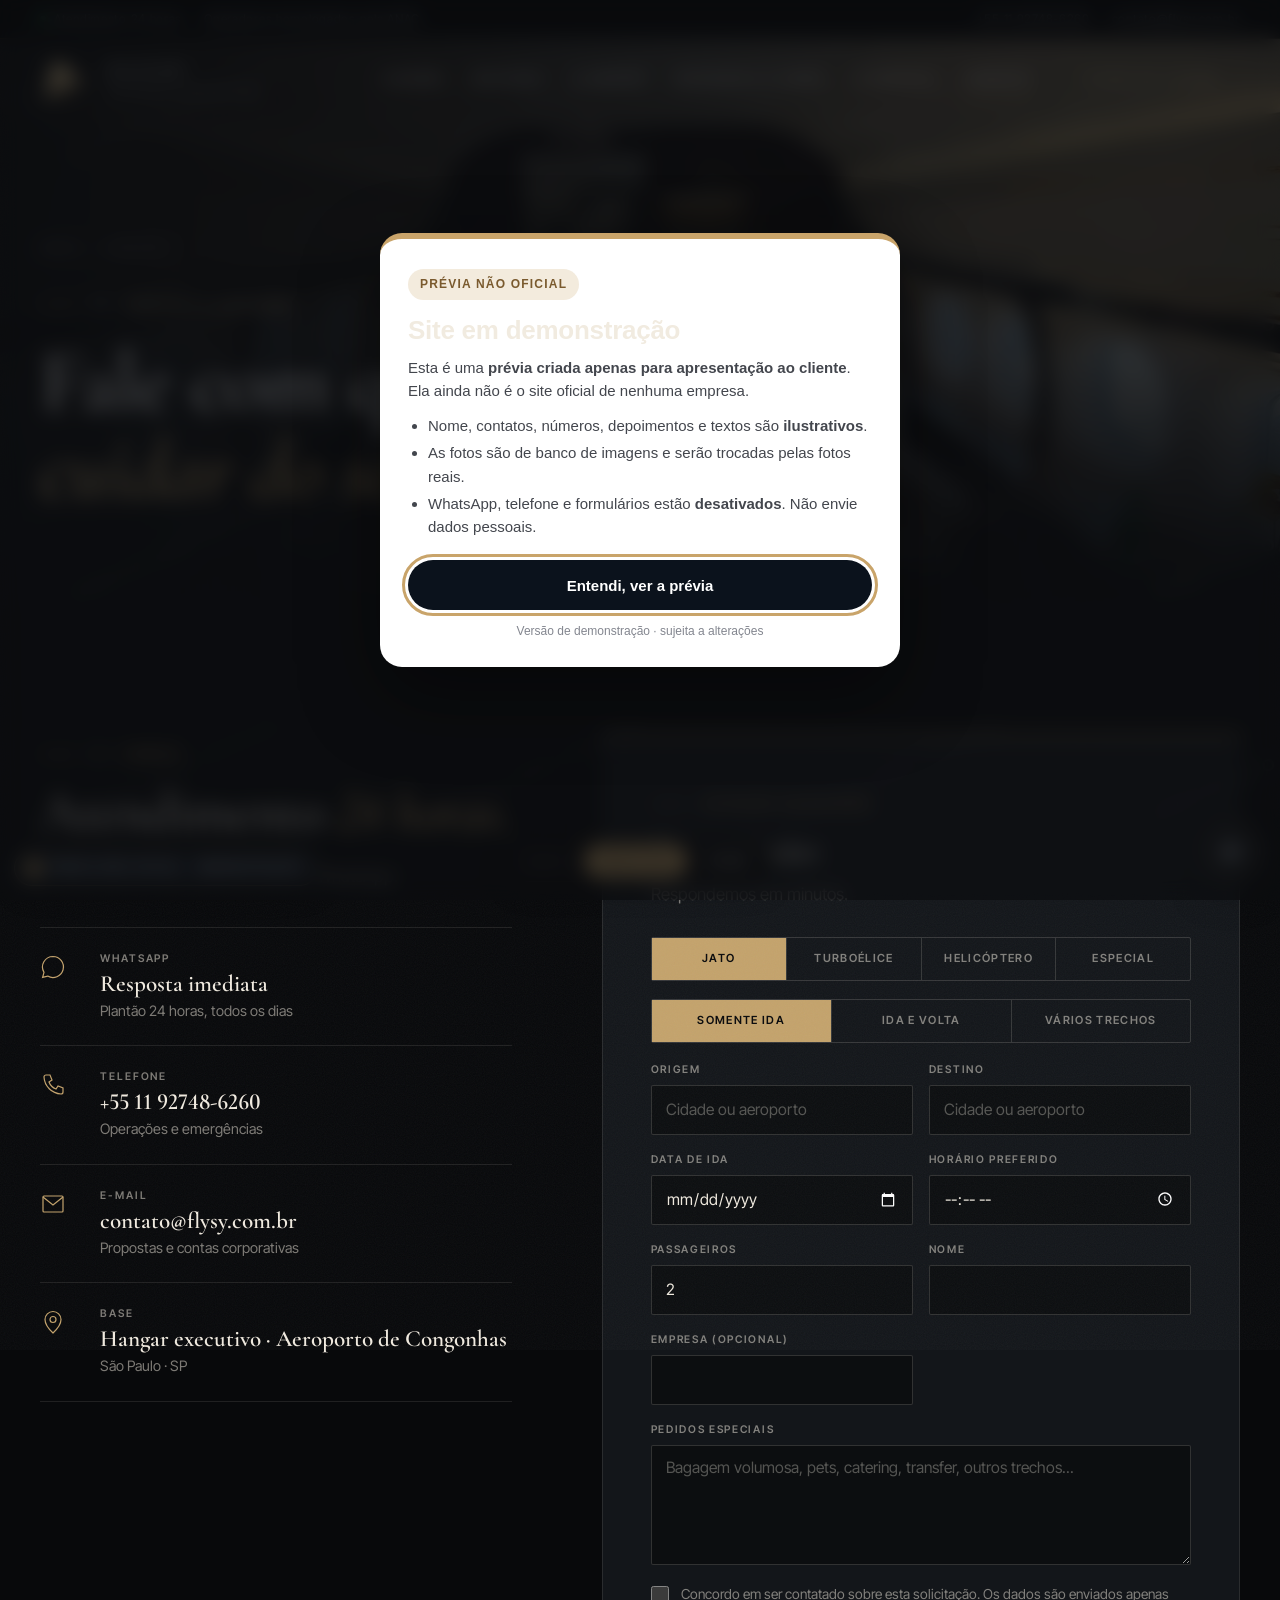
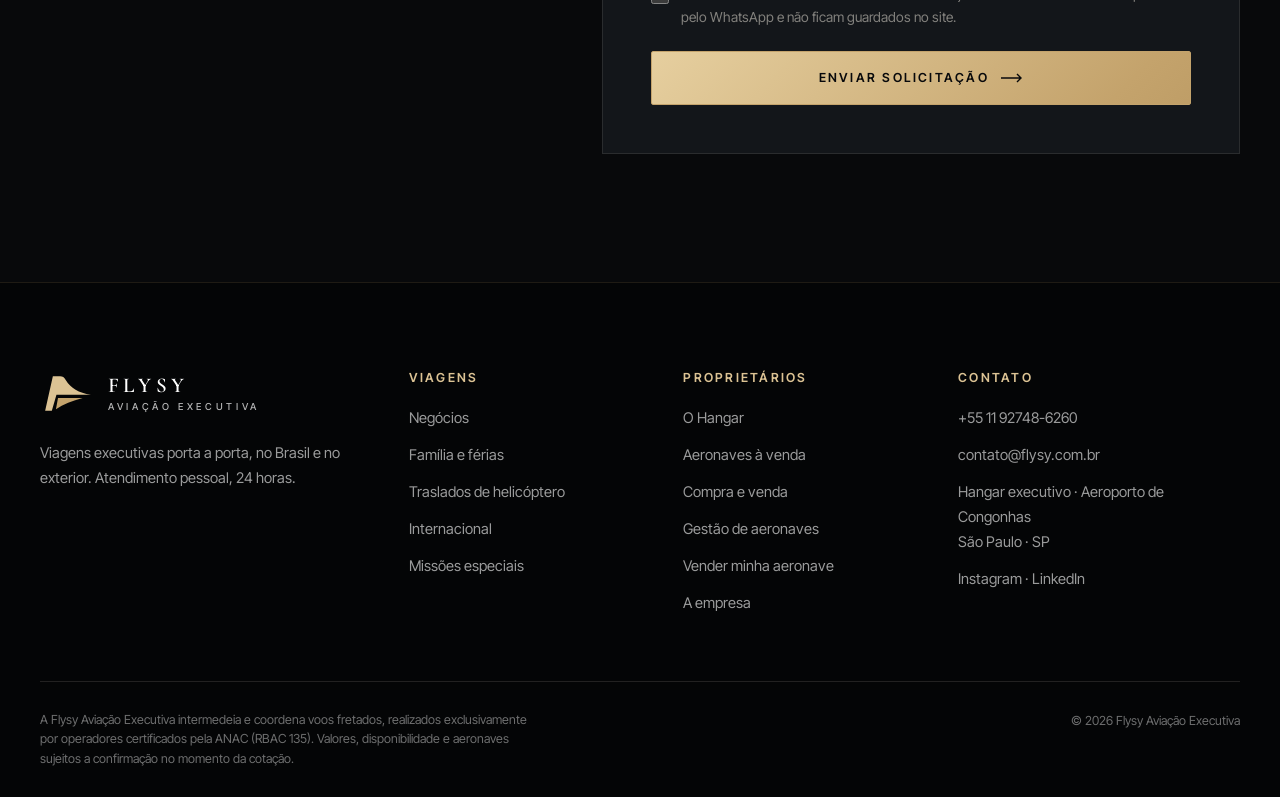
<file: contato.html>
<!DOCTYPE html>
<html lang="pt-BR">
<head>
<meta charset="utf-8">
<meta name="viewport" content="width=device-width, initial-scale=1, viewport-fit=cover">
<title>Contato e cotação · Flysy Aviação Executiva</title>
<meta name="description" content="Solicite a cotação de um voo executivo ou fale com a nossa equipe. Atendimento 24 horas.">
<meta name="robots" content="noindex, nofollow">
<meta name="theme-color" content="#08090b">
<script>document.documentElement.classList.add("js");try{var q=new URLSearchParams(location.search).get("tema");if(q)localStorage.setItem("flysy-tema",q);if((q||localStorage.getItem("flysy-tema"))==="azul")document.documentElement.dataset.tema="azul"}catch(e){}</script>
<link rel="preconnect" href="https://fonts.googleapis.com">
<link rel="preconnect" href="https://fonts.gstatic.com" crossorigin>
<link rel="stylesheet" href="https://fonts.googleapis.com/css2?family=Cormorant+Garamond:ital,wght@0,500;0,600;0,700;1,500&family=Inter+Tight:wght@400;500;600&family=Sora:wght@400;500;600;700&display=swap">
<link rel="stylesheet" href="style.css">
<script src="preview.js"></script>
</head>
<body data-page="contato">

<main id="conteudo">
  <section class="page-hero" style="min-height:460px">
    <img src="img/cabine-2.jpg" alt="" width="1600" height="1067" fetchpriority="high">
    <div class="wrap">
      <nav class="crumbs" aria-label="Você está em"><a href="./">Início</a><span>/</span><span>Contato</span></nav>
      <span class="label"><b>FV</b> Contato e cotação</span>
      <h1>Fale com quem <em>vai cuidar do seu voo.</em></h1>
    </div>
  </section>

  <section class="section" id="cotacao">
    <div class="wrap contact">
      <div class="rv">
        <span class="label"><b>01</b> Canais</span>
        <h2 style="margin-top:18px">Atendimento <em>24 horas.</em></h2>
        <p style="margin-top:22px;color:var(--mute);max-width:44ch">Voo em menos de 24 horas? Prefira o WhatsApp.</p>
        <div class="channels">
          <a data-wa-msg="Olá! Gostaria de falar sobre um voo executivo." href="#">
            <svg viewBox="0 0 26 26" aria-hidden="true"><path d="M13 2.5A10.5 10.5 0 0 0 4 18.4L2.6 23.4l5.1-1.3A10.5 10.5 0 1 0 13 2.5Z"/></svg>
            <span><small>WhatsApp</small><b>Resposta imediata</b><span>Plantão 24 horas, todos os dias</span></span>
          </a>
          <a data-tel-wrap href="tel:+5511927486260">
            <svg viewBox="0 0 26 26" aria-hidden="true"><path d="M6 3h4l2 5-3 2a12 12 0 0 0 7 7l2-3 5 2v4a2 2 0 0 1-2 2A18 18 0 0 1 4 5a2 2 0 0 1 2-2Z"/></svg>
            <span><small>Telefone</small><b class="js-tel">+55 11 92748-6260</b><span>Operações e emergências</span></span>
          </a>
          <a data-mail-wrap href="mailto:contato@flysy.com.br">
            <svg viewBox="0 0 26 26" aria-hidden="true"><rect x="3" y="5" width="20" height="16" rx="1"/><path d="m3 6 10 8 10-8"/></svg>
            <span><small>E-mail</small><b class="js-mail">contato@flysy.com.br</b><span>Propostas e contas corporativas</span></span>
          </a>
          <div>
            <svg viewBox="0 0 26 26" aria-hidden="true"><path d="M13 24s8-7.5 8-13.5a8 8 0 0 0-16 0C5 16.5 13 24 13 24Z"/><circle cx="13" cy="10.5" r="3"/></svg>
            <span><small>Base</small><b class="js-end">Hangar executivo · Aeroporto de Congonhas</b><span class="js-cid">São Paulo · SP</span></span>
          </div>
        </div>
      </div>

      <form class="form-card rv" data-wa="Olá! Gostaria de uma cotação de voo (formulário do site):" data-trip style="--d:.1s">
        <span class="label">Cotação detalhada</span>
        <h2>Sua missão</h2>
        <p>Respondemos em minutos.</p>
        <div class="seg" style="--n:4" role="radiogroup" aria-label="Tipo de missão">
          <label><input type="radio" name="missao" value="Jato executivo" data-label="Missão" checked><span>Jato</span></label>
          <label><input type="radio" name="missao" value="Turboélice" data-label="Missão"><span>Turboélice</span></label>
          <label><input type="radio" name="missao" value="Helicóptero" data-label="Missão"><span>Helicóptero</span></label>
          <label><input type="radio" name="missao" value="Missão especial" data-label="Missão"><span>Especial</span></label>
        </div>
        <div class="seg" style="--n:3" role="radiogroup" aria-label="Trecho">
          <label><input type="radio" name="trecho" value="Somente ida" data-label="Trecho" checked><span>Somente ida</span></label>
          <label><input type="radio" name="trecho" value="Ida e volta" data-label="Trecho"><span>Ida e volta</span></label>
          <label><input type="radio" name="trecho" value="Vários trechos" data-label="Trecho"><span>Vários trechos</span></label>
        </div>
        <div class="fields">
          <label class="field"><span>Origem</span><input name="origem" data-label="Origem" placeholder="Cidade ou aeroporto" required></label>
          <label class="field"><span>Destino</span><input name="destino" data-label="Destino" placeholder="Cidade ou aeroporto" required></label>
          <label class="field"><span>Data de ida</span><input type="date" name="ida" data-label="Ida" required></label>
          <label class="field"><span>Horário preferido</span><input type="time" name="hora" data-label="Horário"></label>
          <label class="field" data-volta><span>Data de volta</span><input type="date" name="volta" data-label="Volta"></label>
          <label class="field"><span>Passageiros</span><input type="number" name="pax" data-label="Passageiros" min="1" max="19" value="2"></label>
          <label class="field"><span>Nome</span><input name="nome" data-label="Nome" autocomplete="name" required></label>
          <label class="field"><span>Empresa (opcional)</span><input name="empresa" data-label="Empresa" autocomplete="organization"></label>
          <label class="field full"><span>Pedidos especiais</span><textarea name="obs" data-label="Observações" placeholder="Bagagem volumosa, pets, catering, transfer, outros trechos..."></textarea></label>
        </div>
        <label class="check"><input type="checkbox" required> Concordo em ser contatado sobre esta solicitação. Os dados são enviados apenas pelo WhatsApp e não ficam guardados no site.</label>
        <button class="btn btn--block" type="submit" style="margin-top:22px">Enviar solicitação <svg class="arr" viewBox="0 0 22 10" aria-hidden="true"><path d="M0 5h20M16 1l4 4-4 4"/></svg></button>
      </form>
    </div>
  </section>
</main>

<script src="script.js"></script>
<script>
  // Mantém os dados desta página iguais aos de CONTATO (script.js).
  document.querySelector('[data-tel-wrap]').href = 'tel:' + CONTATO.telefoneLink;
  document.querySelector('.js-tel').textContent = CONTATO.telefone;
  document.querySelector('[data-mail-wrap]').href = 'mailto:' + CONTATO.email;
  document.querySelector('.js-mail').textContent = CONTATO.email;
  document.querySelector('.js-end').textContent = CONTATO.endereco;
  document.querySelector('.js-cid').textContent = CONTATO.cidade;
</script>
</body>
</html>
</file>
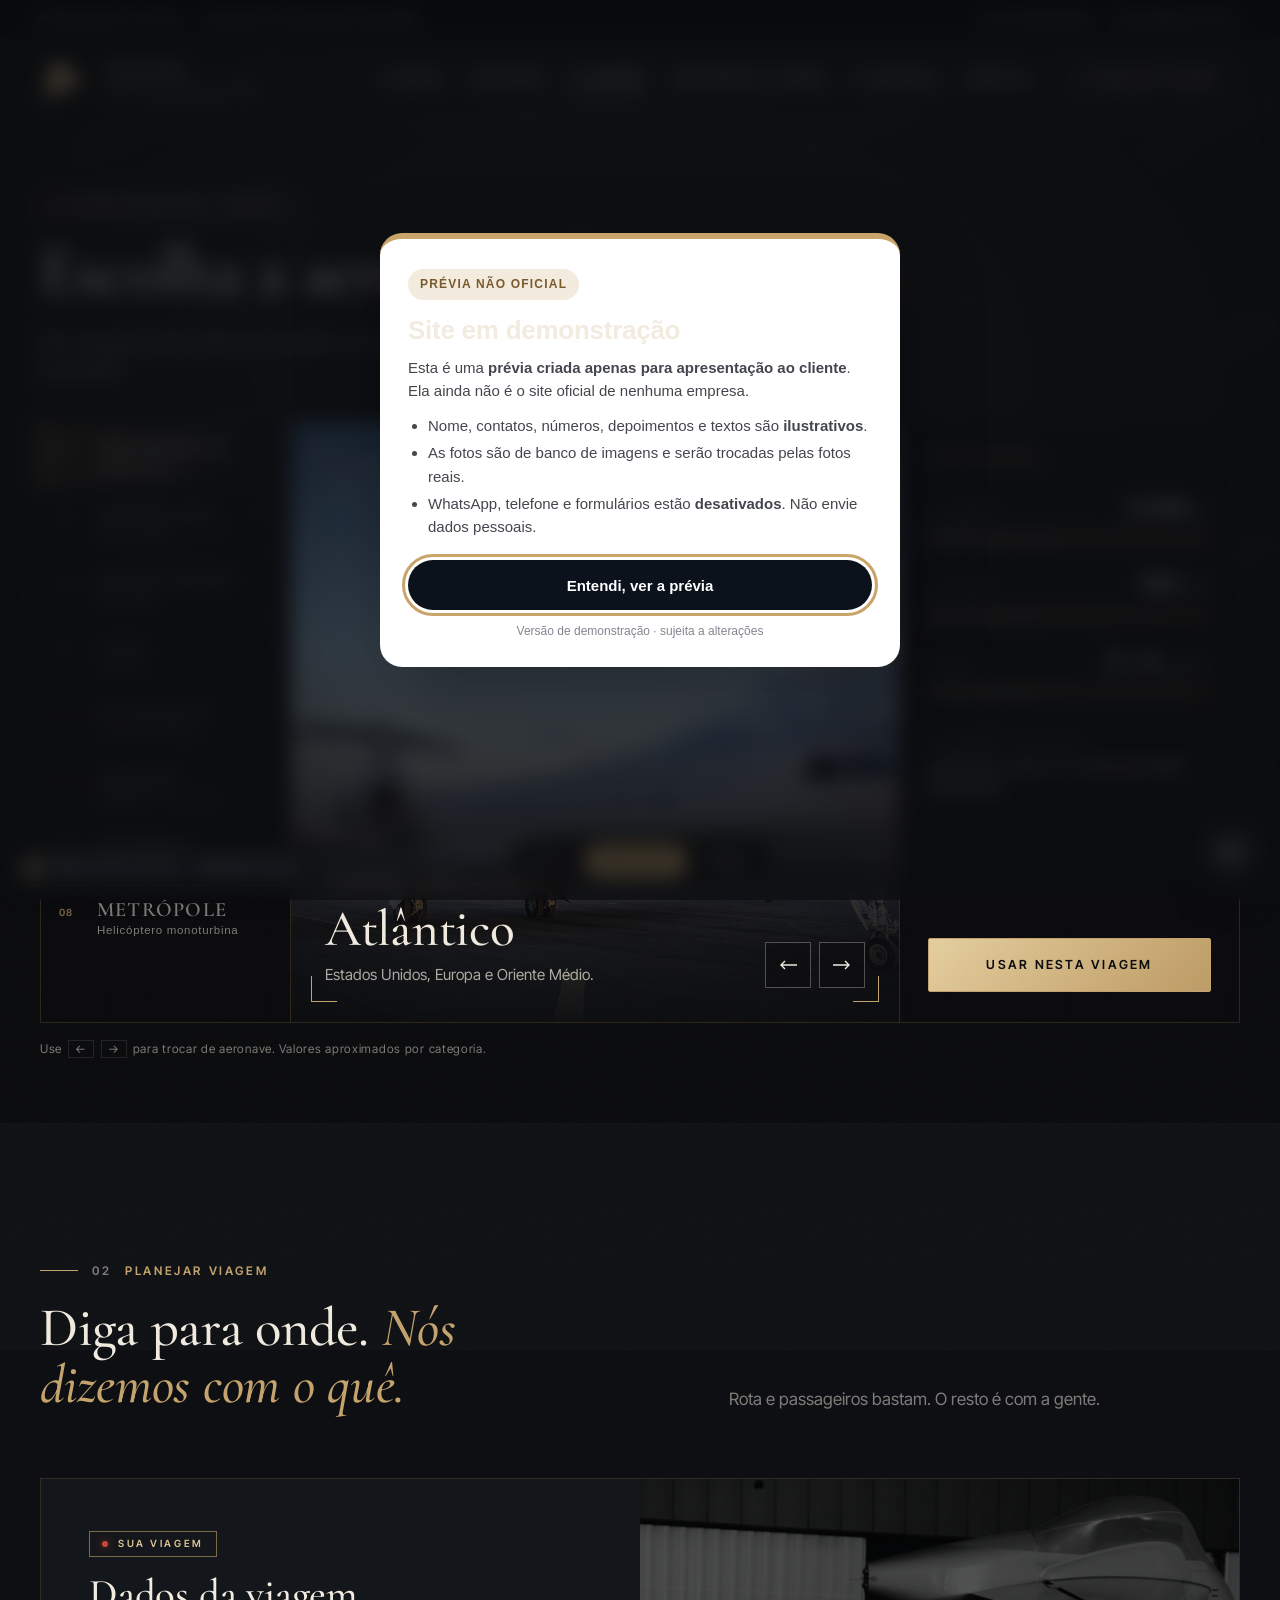
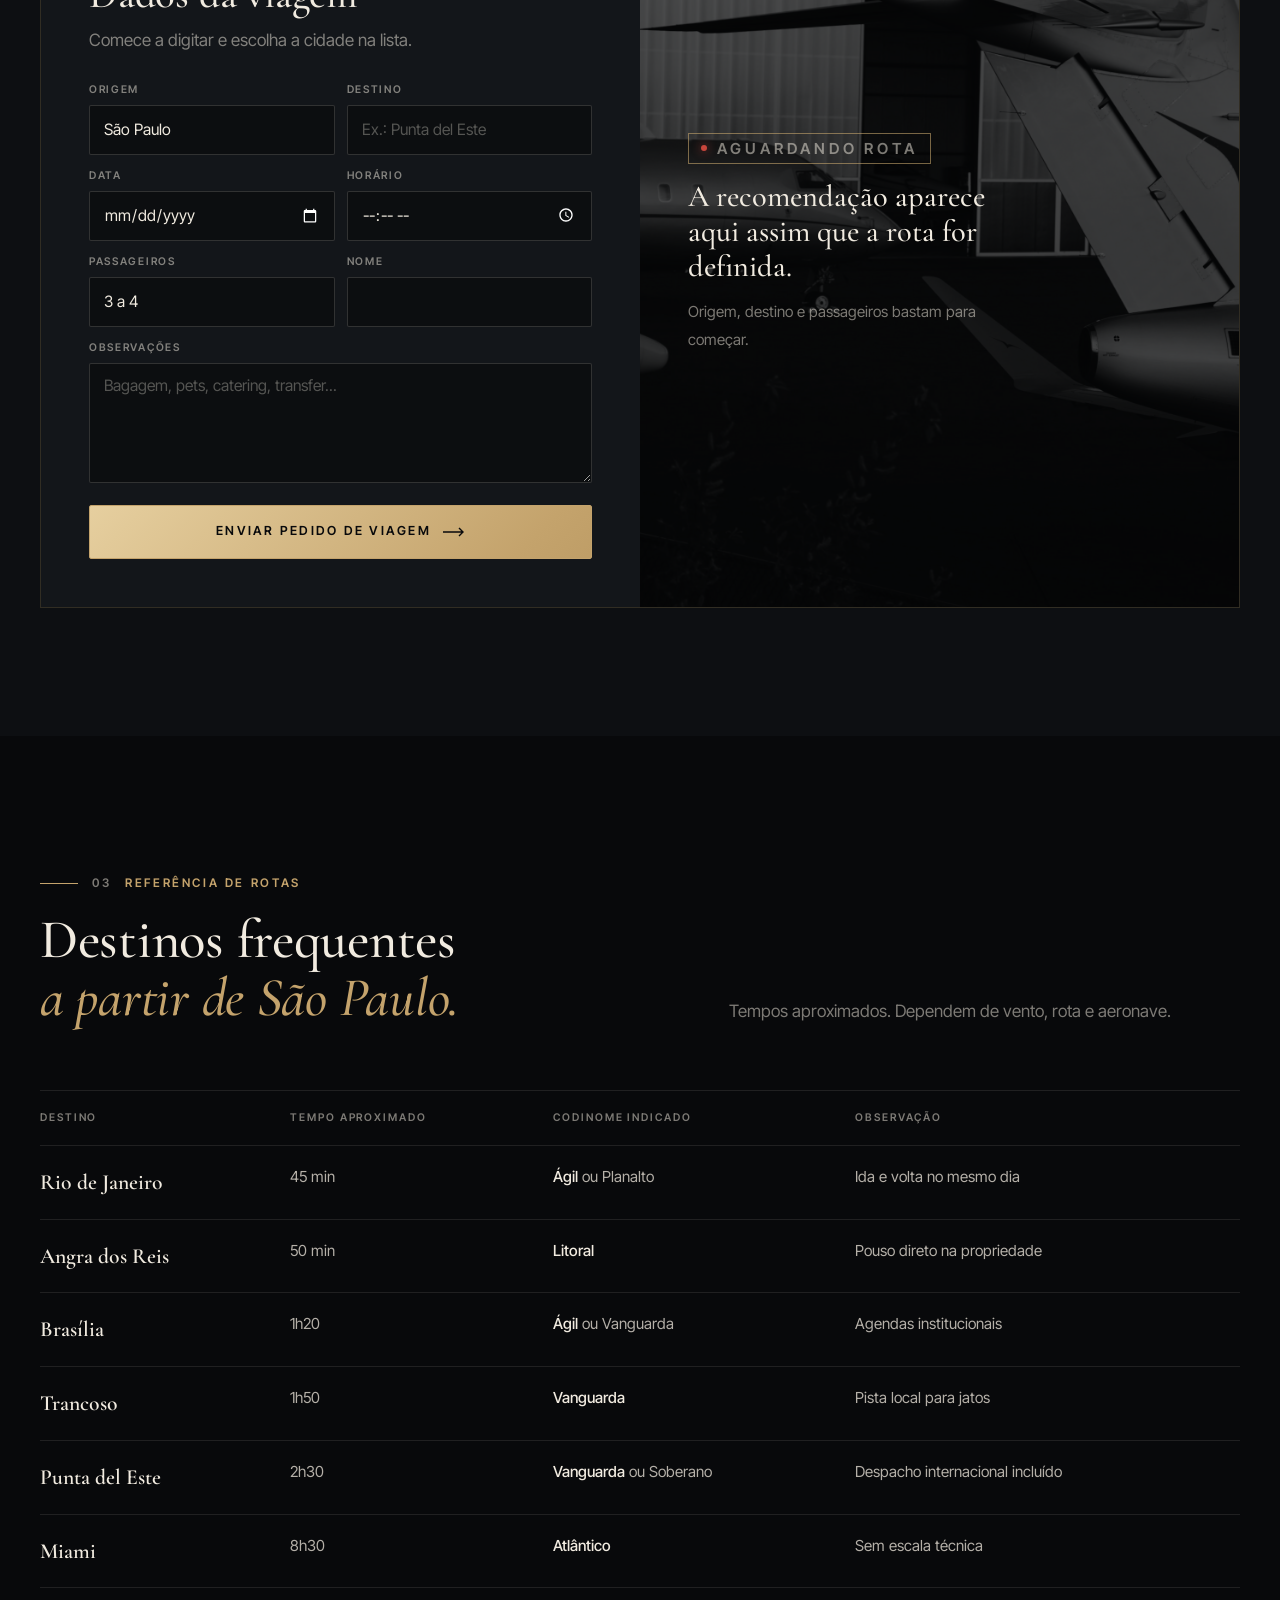
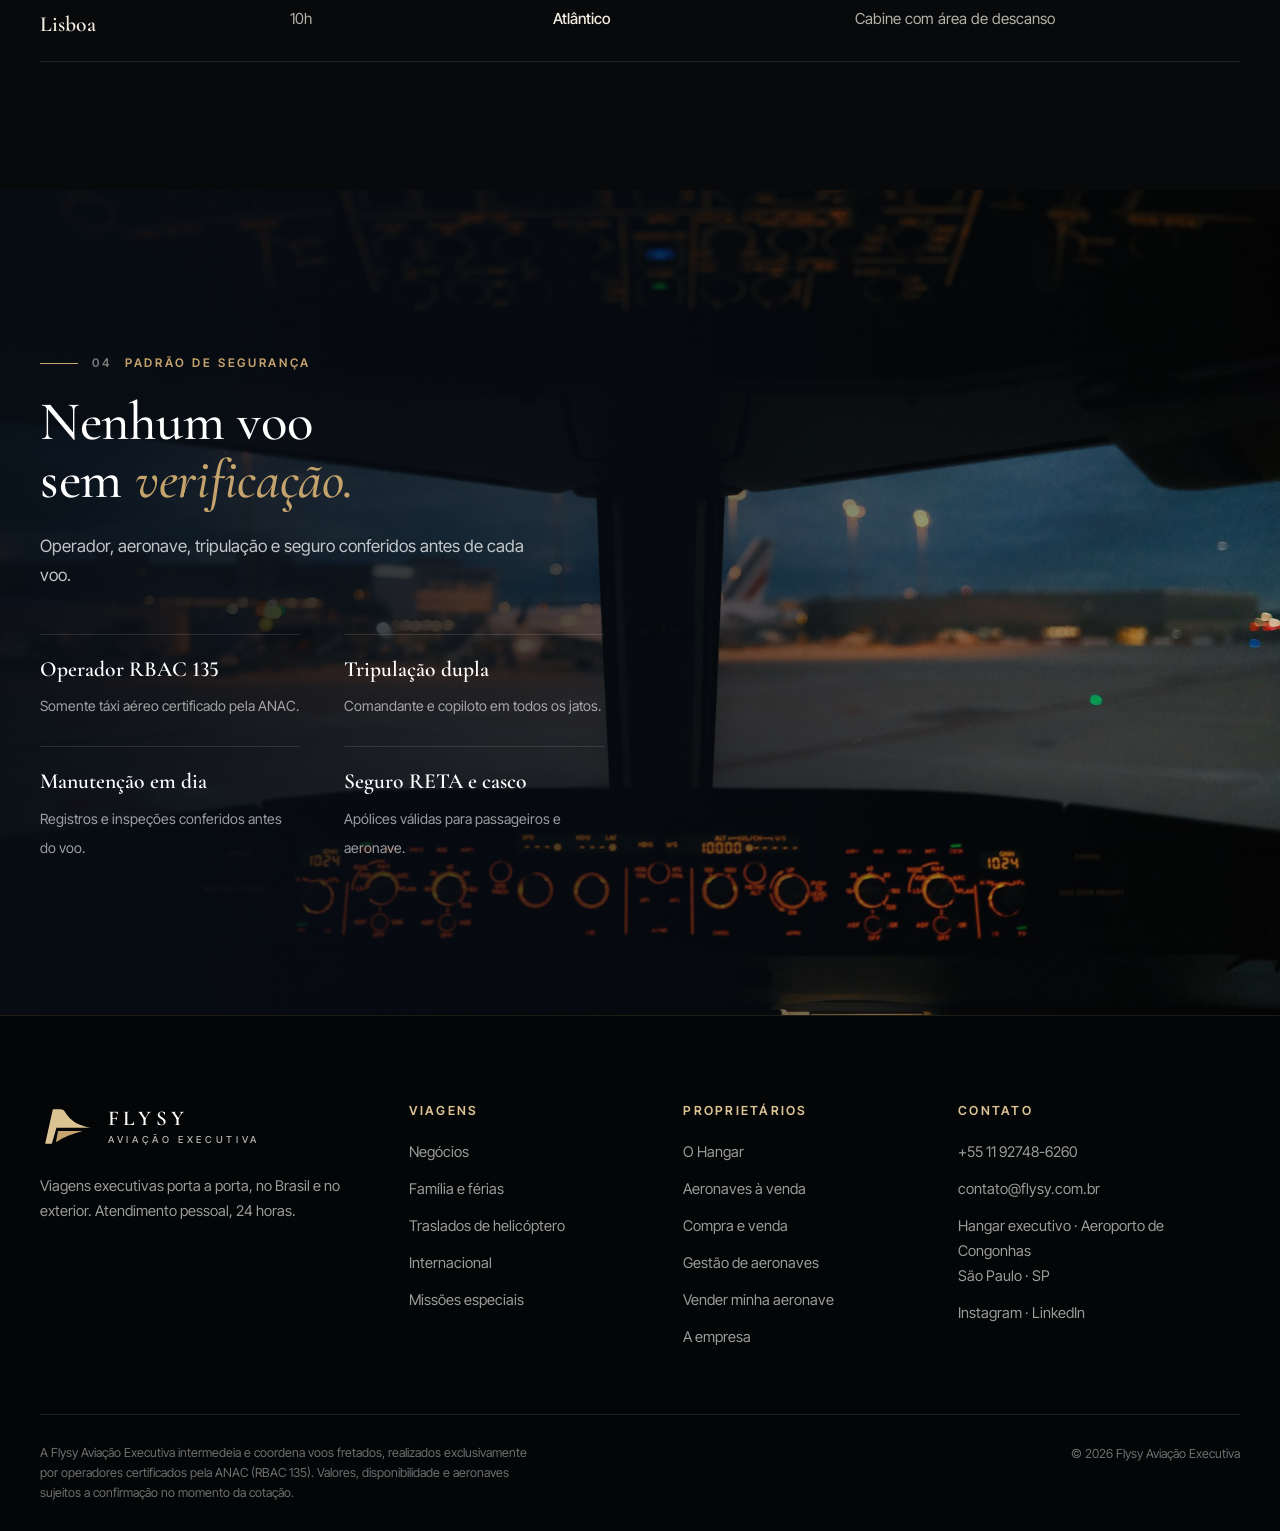
<file: frota.html>
<!DOCTYPE html>
<html lang="pt-BR">
<head>
<meta charset="utf-8">
<meta name="viewport" content="width=device-width, initial-scale=1, viewport-fit=cover">
<title>O Hangar · Flysy Aviação Executiva</title>
<meta name="description" content="Escolha a aeronave da sua missão: jatos executivos, turboélices e helicópteros, com ficha técnica e briefing de voo.">
<meta name="robots" content="noindex, nofollow">
<meta name="theme-color" content="#08090b">
<script>document.documentElement.classList.add("js");try{var q=new URLSearchParams(location.search).get("tema");if(q)localStorage.setItem("flysy-tema",q);if((q||localStorage.getItem("flysy-tema"))==="azul")document.documentElement.dataset.tema="azul"}catch(e){}</script>
<link rel="preconnect" href="https://fonts.googleapis.com">
<link rel="preconnect" href="https://fonts.gstatic.com" crossorigin>
<link rel="stylesheet" href="https://fonts.googleapis.com/css2?family=Cormorant+Garamond:ital,wght@0,500;0,600;0,700;1,500&family=Inter+Tight:wght@400;500;600&family=Sora:wght@400;500;600;700&display=swap">
<link rel="stylesheet" href="style.css">
<style>
  .routes { width: 100%; border-collapse: collapse; font-size: .95rem; }
  .routes th, .routes td { text-align: left; padding: 18px 16px 18px 0; border-bottom: 1px solid var(--line); vertical-align: top; }
  .routes th { font-size: .66rem; font-weight: 600; letter-spacing: .18em; text-transform: uppercase; color: var(--mute); }
  .routes td:first-child { font-family: var(--serif); font-size: 1.35rem; font-weight: 600; white-space: nowrap; }
  .routes td b { font-weight: 500; }
  .table-wrap { overflow-x: auto; border-top: 1px solid var(--line); }
  @media (max-width: 720px) {
    .routes thead { display: none; }
    .routes tr { display: grid; grid-template-columns: 1fr 1fr; gap: 6px 16px; padding: 18px 0; border-bottom: 1px solid var(--line); }
    .routes td { border: 0; padding: 0; }
    .routes td:first-child { grid-column: 1 / -1; }
    .routes td::before { content: attr(data-th); display: block; font-size: .62rem; font-weight: 600; letter-spacing: .16em; text-transform: uppercase; color: var(--mute); }
    .routes td:first-child::before { display: none; }
  }
</style>
<script src="preview.js"></script>
</head>
<body data-page="frota">

<main id="conteudo">
  <section class="hangar" id="hangar" aria-label="Seletor de aeronave">
    <div class="wrap">
      <div class="hangar__top">
        <div>
          <span class="stamp">Acesso reservado · Hangar</span>
          <h1>Escolha a aeronave <em>da sua viagem.</em></h1>
        </div>
        <p>Oito categorias, oito codinomes. Escolha e planeje a viagem logo abaixo.</p>
      </div>

      <div class="hg">
        <ul class="hg__list" role="tablist" aria-label="Aeronaves"></ul>

        <div class="hg__stage" aria-live="polite">
          <span class="hg__scan" aria-hidden="true"></span>
          <span class="hg__corner hg__corner--tl" aria-hidden="true"></span>
          <span class="hg__corner hg__corner--tr" aria-hidden="true"></span>
          <span class="hg__corner hg__corner--bl" aria-hidden="true"></span>
          <span class="hg__corner hg__corner--br" aria-hidden="true"></span>
          <div class="hg__file"><span class="stamp">Confidencial</span><small data-h="num">Dossiê</small></div>
          <div class="hg__cap">
            <span data-h="tipo">Categoria</span>
            <h2 data-h="cod">Codinome</h2>
            <p data-h="ideal"></p>
          </div>
          <div class="hg__nav">
            <button type="button" data-h="prev" aria-label="Aeronave anterior"><svg viewBox="0 0 18 10" aria-hidden="true"><path d="M18 5H2M6 1 2 5l4 4"/></svg></button>
            <button type="button" data-h="next" aria-label="Próxima aeronave"><svg viewBox="0 0 18 10" aria-hidden="true"><path d="M0 5h16M12 1l4 4-4 4"/></svg></button>
          </div>
        </div>

        <aside class="hg__spec" aria-label="Ficha técnica">
          <h3>Ficha técnica</h3>
          <div class="meter" data-m="alcance"><div class="meter__t">Alcance <b>0</b></div><div class="meter__bar"><i></i></div></div>
          <div class="meter" data-m="vel"><div class="meter__t">Cruzeiro <b>0</b></div><div class="meter__bar"><i></i></div></div>
          <div class="meter" data-m="pax"><div class="meter__t">Cabine <b>0</b></div><div class="meter__bar"><i></i></div></div>
          <p class="hg__models"><small>Modelos da categoria</small><span data-h="models"></span></p>
          <button class="btn btn--block" type="button" data-h="selecionar">Usar nesta viagem</button>
        </aside>
      </div>
      <p class="hg__hint">Use <kbd>←</kbd> <kbd>→</kbd> para trocar de aeronave. Valores aproximados por categoria.</p>
    </div>
  </section>

  <section class="section section--paper" id="briefing">
    <div class="wrap">
      <div class="head rv">
        <div>
          <span class="label"><b>02</b> Planejar viagem</span>
          <h2>Diga para onde. <em>Nós dizemos com o quê.</em></h2>
        </div>
        <p>Rota e passageiros bastam. O resto é com a gente.</p>
      </div>
      <div class="brief rv">
        <form class="brief__form" novalidate>
          <span class="stamp">Sua viagem</span>
          <h2>Dados da viagem</h2>
          <p>Comece a digitar e escolha a cidade na lista.</p>
          <div class="chip" data-b="chip" hidden>Aeronave escolhida: <b></b><button type="button" aria-label="Remover aeronave escolhida">×</button></div>
          <input type="hidden" name="aeronave">
          <div class="fields">
            <label class="field"><span>Origem</span><input name="origem" list="cidades" value="São Paulo" required autocomplete="off"></label>
            <label class="field"><span>Destino</span><input name="destino" list="cidades" placeholder="Ex.: Punta del Este" required autocomplete="off"></label>
            <label class="field"><span>Data</span><input type="date" name="data"></label>
            <label class="field"><span>Horário</span><input type="time" name="hora"></label>
            <label class="field"><span>Passageiros</span>
              <select name="pax">
                <option value="2">1 a 2</option><option value="4" selected>3 a 4</option><option value="6">5 a 6</option>
                <option value="8">7 a 8</option><option value="10">9 a 10</option><option value="14">11 a 14</option><option value="16">15 ou 16</option>
              </select>
            </label>
            <label class="field"><span>Nome</span><input name="nome" autocomplete="name" required></label>
            <label class="field full"><span>Observações</span><textarea name="obs" placeholder="Bagagem, pets, catering, transfer..."></textarea></label>
          </div>
          <datalist id="cidades"></datalist>
          <button class="btn btn--block" type="submit" style="margin-top:22px">Enviar pedido de viagem <svg class="arr" viewBox="0 0 22 10" aria-hidden="true"><path d="M0 5h20M16 1l4 4-4 4"/></svg></button>
        </form>

        <div class="brief__out" aria-live="polite">
          <img src="img/hangar-noite.jpg" alt="" loading="lazy" width="1400" height="2100">
          <div class="brief__empty">
            <span class="stamp">Aguardando rota</span>
            <b>A recomendação aparece aqui assim que a rota for definida.</b>
            <span>Origem, destino e passageiros bastam para começar.</span>
          </div>
          <div class="brief__res">
            <span class="route"></span>
            <h3 data-b="titulo"></h3>
            <p class="brief__alt" data-b="tipo"></p>
            <div class="brief__nums">
              <div><small>Distância</small><b data-b="dist"></b></div>
              <div><small>Tempo de voo</small><b data-b="tempo"></b></div>
              <div><small>Lugares</small><b data-b="lug"></b></div>
            </div>
            <p class="brief__alt" data-b="alt"></p>
            <p class="brief__note">Estimativa em linha reta, com margem de rota e subida. Ventos, escalas e restrições de pista podem mudar a indicação.</p>
          </div>
        </div>
      </div>
    </div>
  </section>

  <section class="section">
    <div class="wrap">
      <div class="head rv">
        <div>
          <span class="label"><b>03</b> Referência de rotas</span>
          <h2>Destinos frequentes <em>a partir de São Paulo.</em></h2>
        </div>
        <p>Tempos aproximados. Dependem de vento, rota e aeronave.</p>
      </div>
      <div class="table-wrap rv">
        <table class="routes">
          <thead><tr><th>Destino</th><th>Tempo aproximado</th><th>Codinome indicado</th><th>Observação</th></tr></thead>
          <tbody>
            <tr><td>Rio de Janeiro</td><td data-th="Tempo">45 min</td><td data-th="Codinome"><b>Ágil</b> ou Planalto</td><td data-th="Observação">Ida e volta no mesmo dia</td></tr>
            <tr><td>Angra dos Reis</td><td data-th="Tempo">50 min</td><td data-th="Codinome"><b>Litoral</b></td><td data-th="Observação">Pouso direto na propriedade</td></tr>
            <tr><td>Brasília</td><td data-th="Tempo">1h20</td><td data-th="Codinome"><b>Ágil</b> ou Vanguarda</td><td data-th="Observação">Agendas institucionais</td></tr>
            <tr><td>Trancoso</td><td data-th="Tempo">1h50</td><td data-th="Codinome"><b>Vanguarda</b></td><td data-th="Observação">Pista local para jatos</td></tr>
            <tr><td>Punta del Este</td><td data-th="Tempo">2h30</td><td data-th="Codinome"><b>Vanguarda</b> ou Soberano</td><td data-th="Observação">Despacho internacional incluído</td></tr>
            <tr><td>Miami</td><td data-th="Tempo">8h30</td><td data-th="Codinome"><b>Atlântico</b></td><td data-th="Observação">Sem escala técnica</td></tr>
            <tr><td>Lisboa</td><td data-th="Tempo">10h</td><td data-th="Codinome"><b>Atlântico</b></td><td data-th="Observação">Cabine com área de descanso</td></tr>
          </tbody>
        </table>
      </div>
    </div>
  </section>

  <section class="feature">
    <img src="img/cockpit.jpg" alt="" loading="lazy" width="1600" height="1067">
    <div class="wrap rv">
      <span class="label"><b>04</b> Padrão de segurança</span>
      <h2>Nenhum voo sem <em>verificação.</em></h2>
      <p>Operador, aeronave, tripulação e seguro conferidos antes de cada voo.</p>
      <div class="perks">
        <div><b>Operador RBAC 135</b><span>Somente táxi aéreo certificado pela ANAC.</span></div>
        <div><b>Tripulação dupla</b><span>Comandante e copiloto em todos os jatos.</span></div>
        <div><b>Manutenção em dia</b><span>Registros e inspeções conferidos antes do voo.</span></div>
        <div><b>Seguro RETA e casco</b><span>Apólices válidas para passageiros e aeronave.</span></div>
      </div>
    </div>
  </section>
</main>

<script src="script.js"></script>
</body>
</html>
</file>
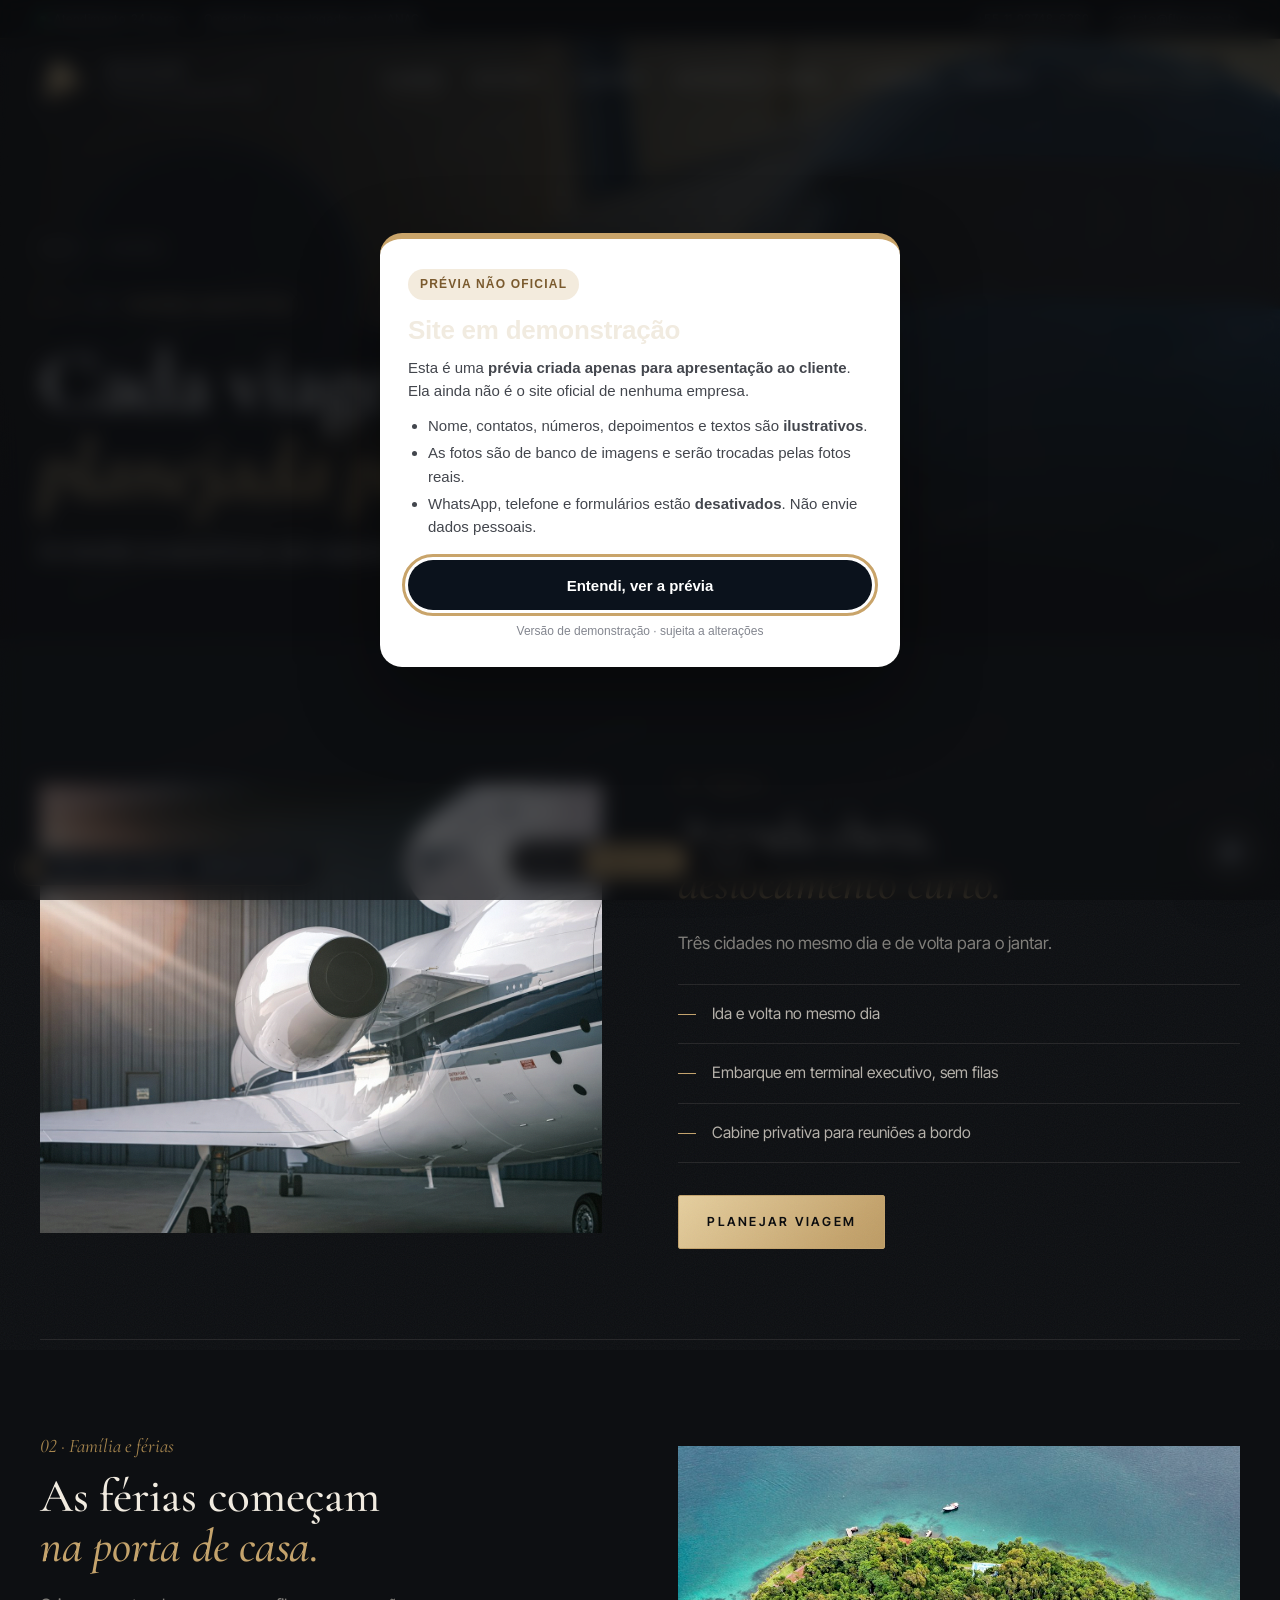
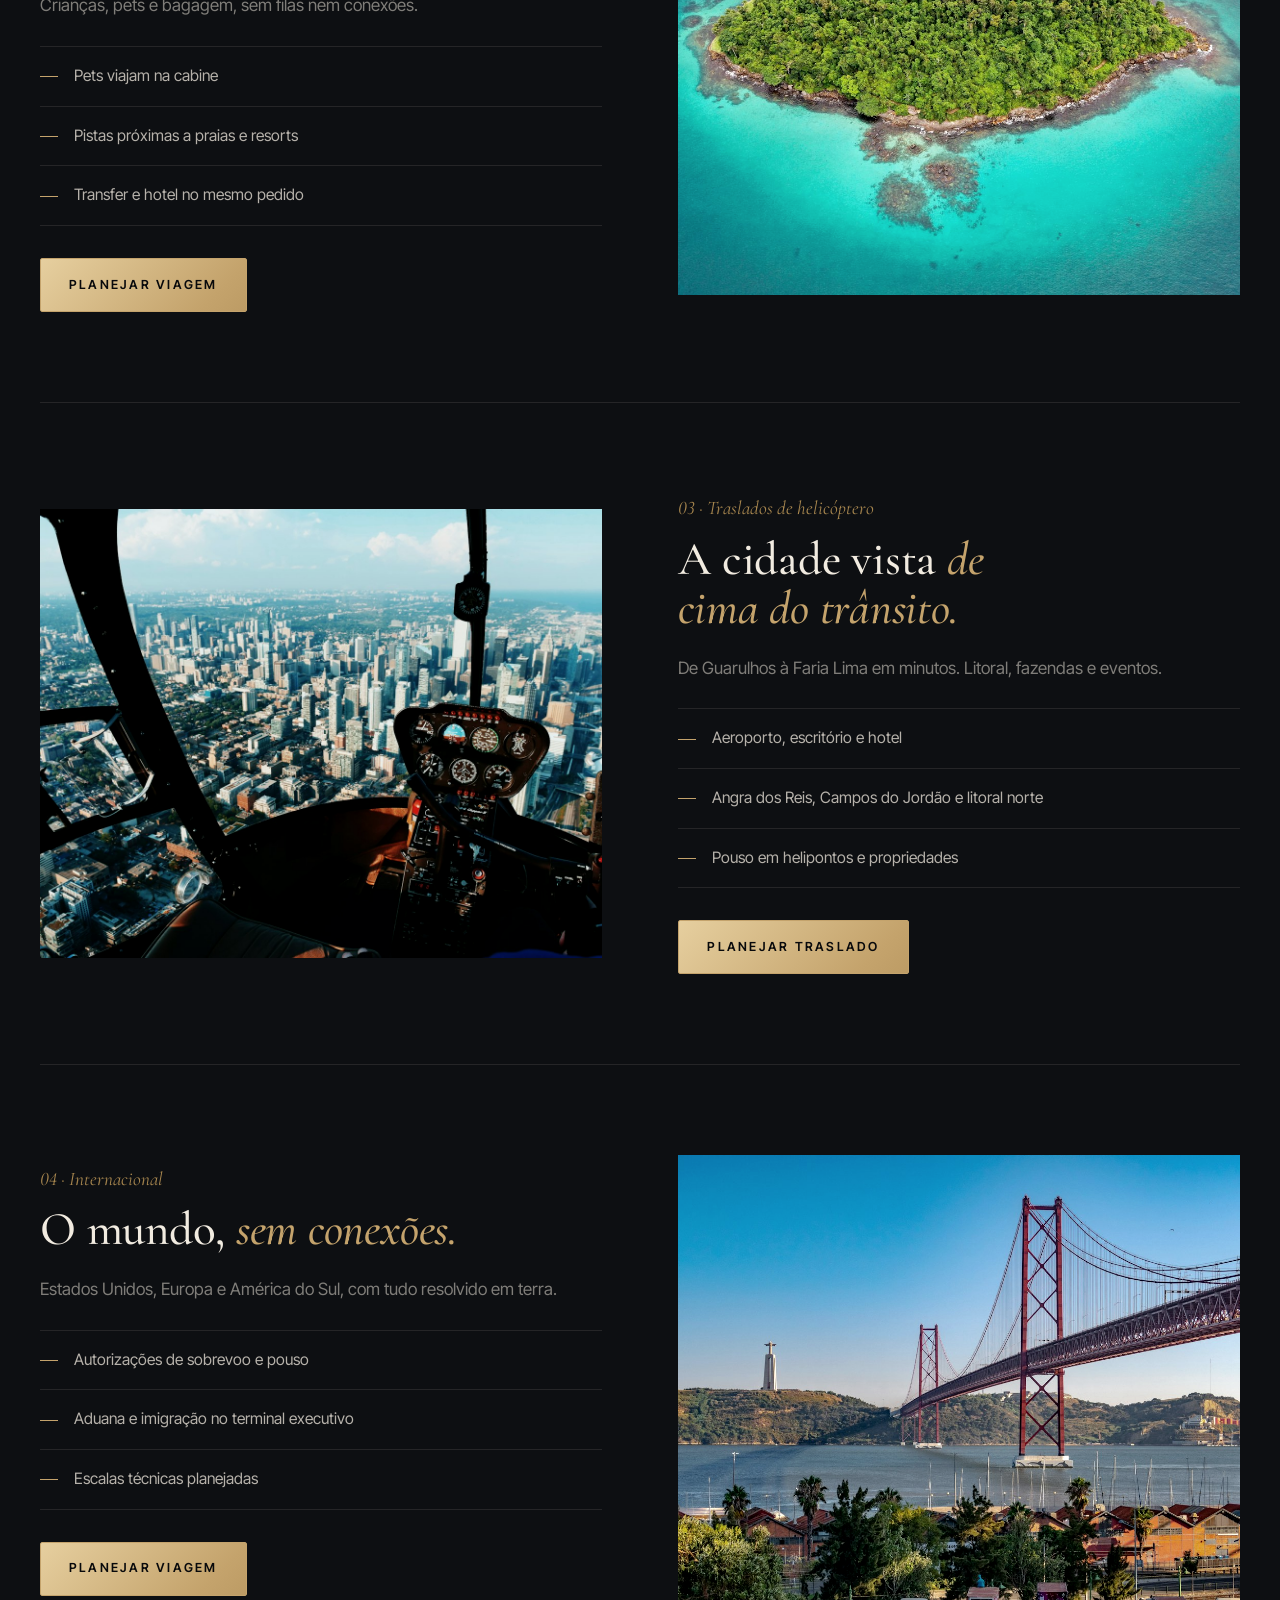
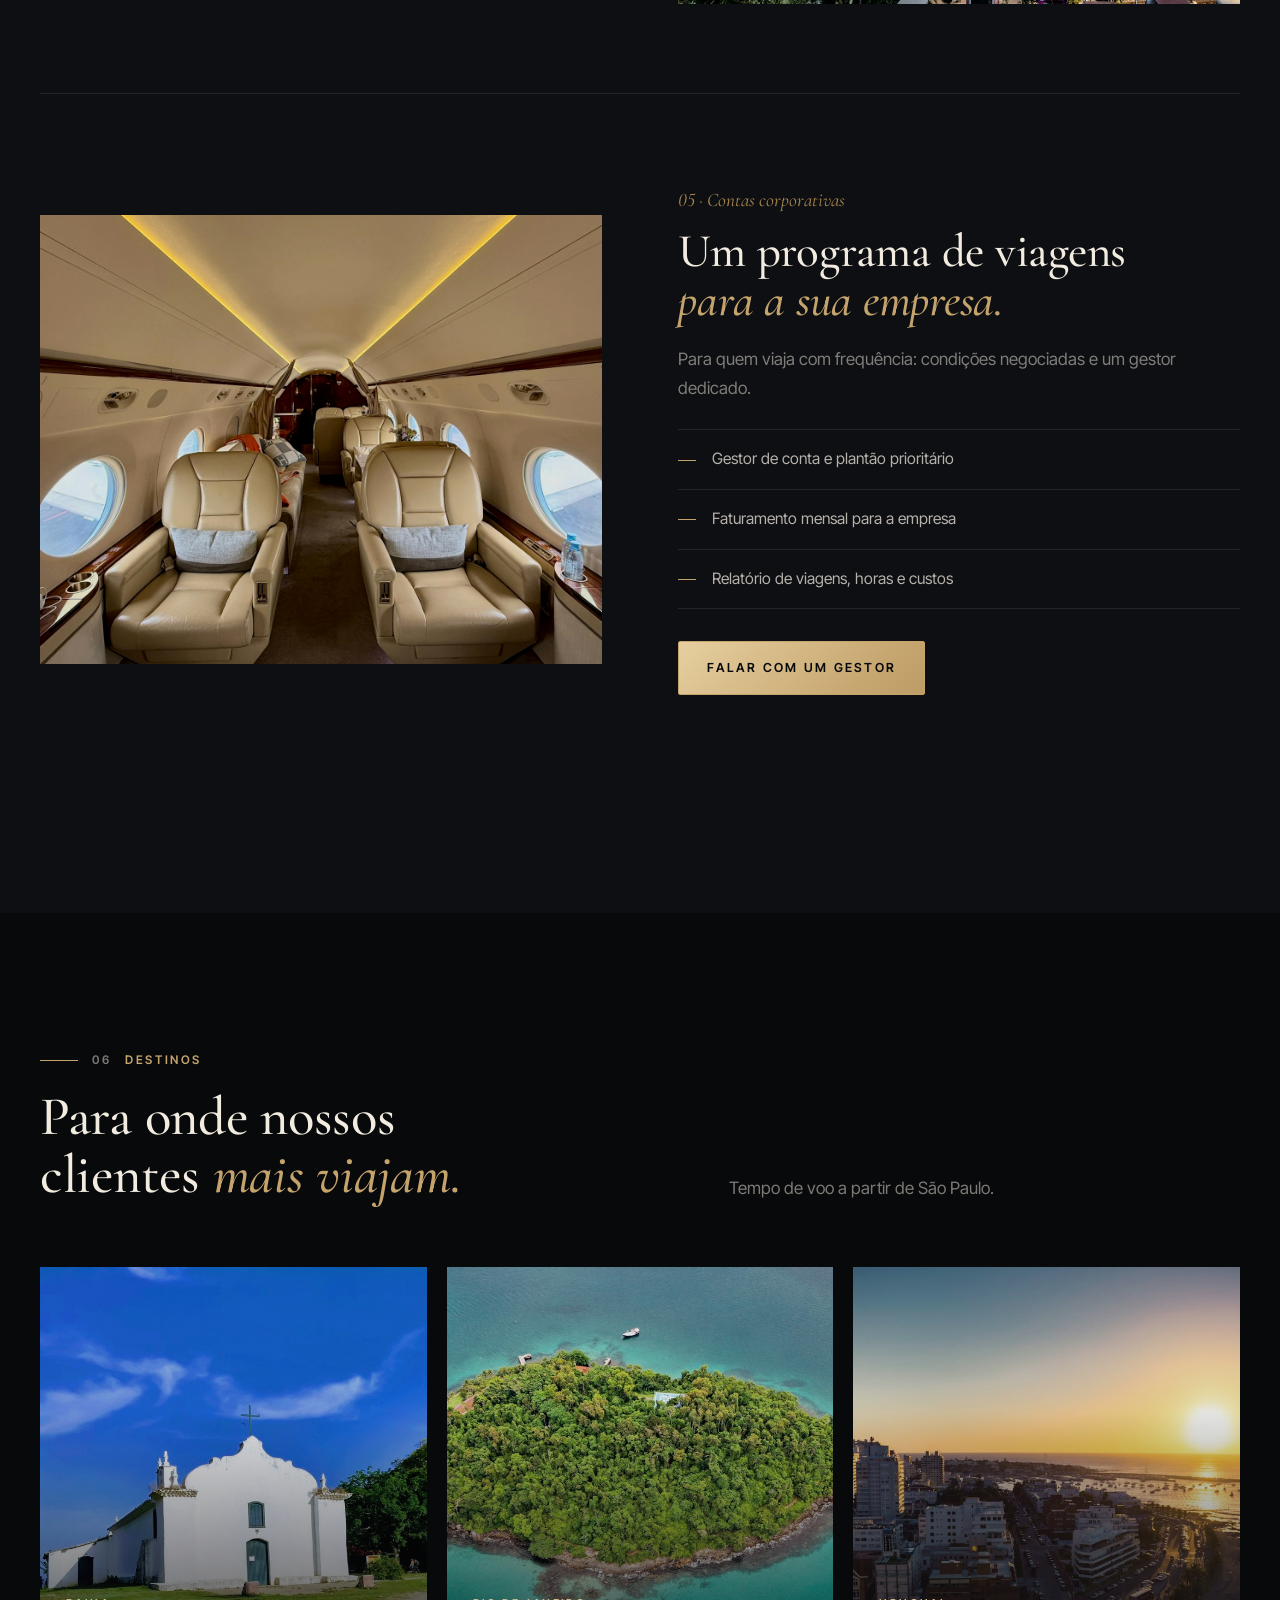
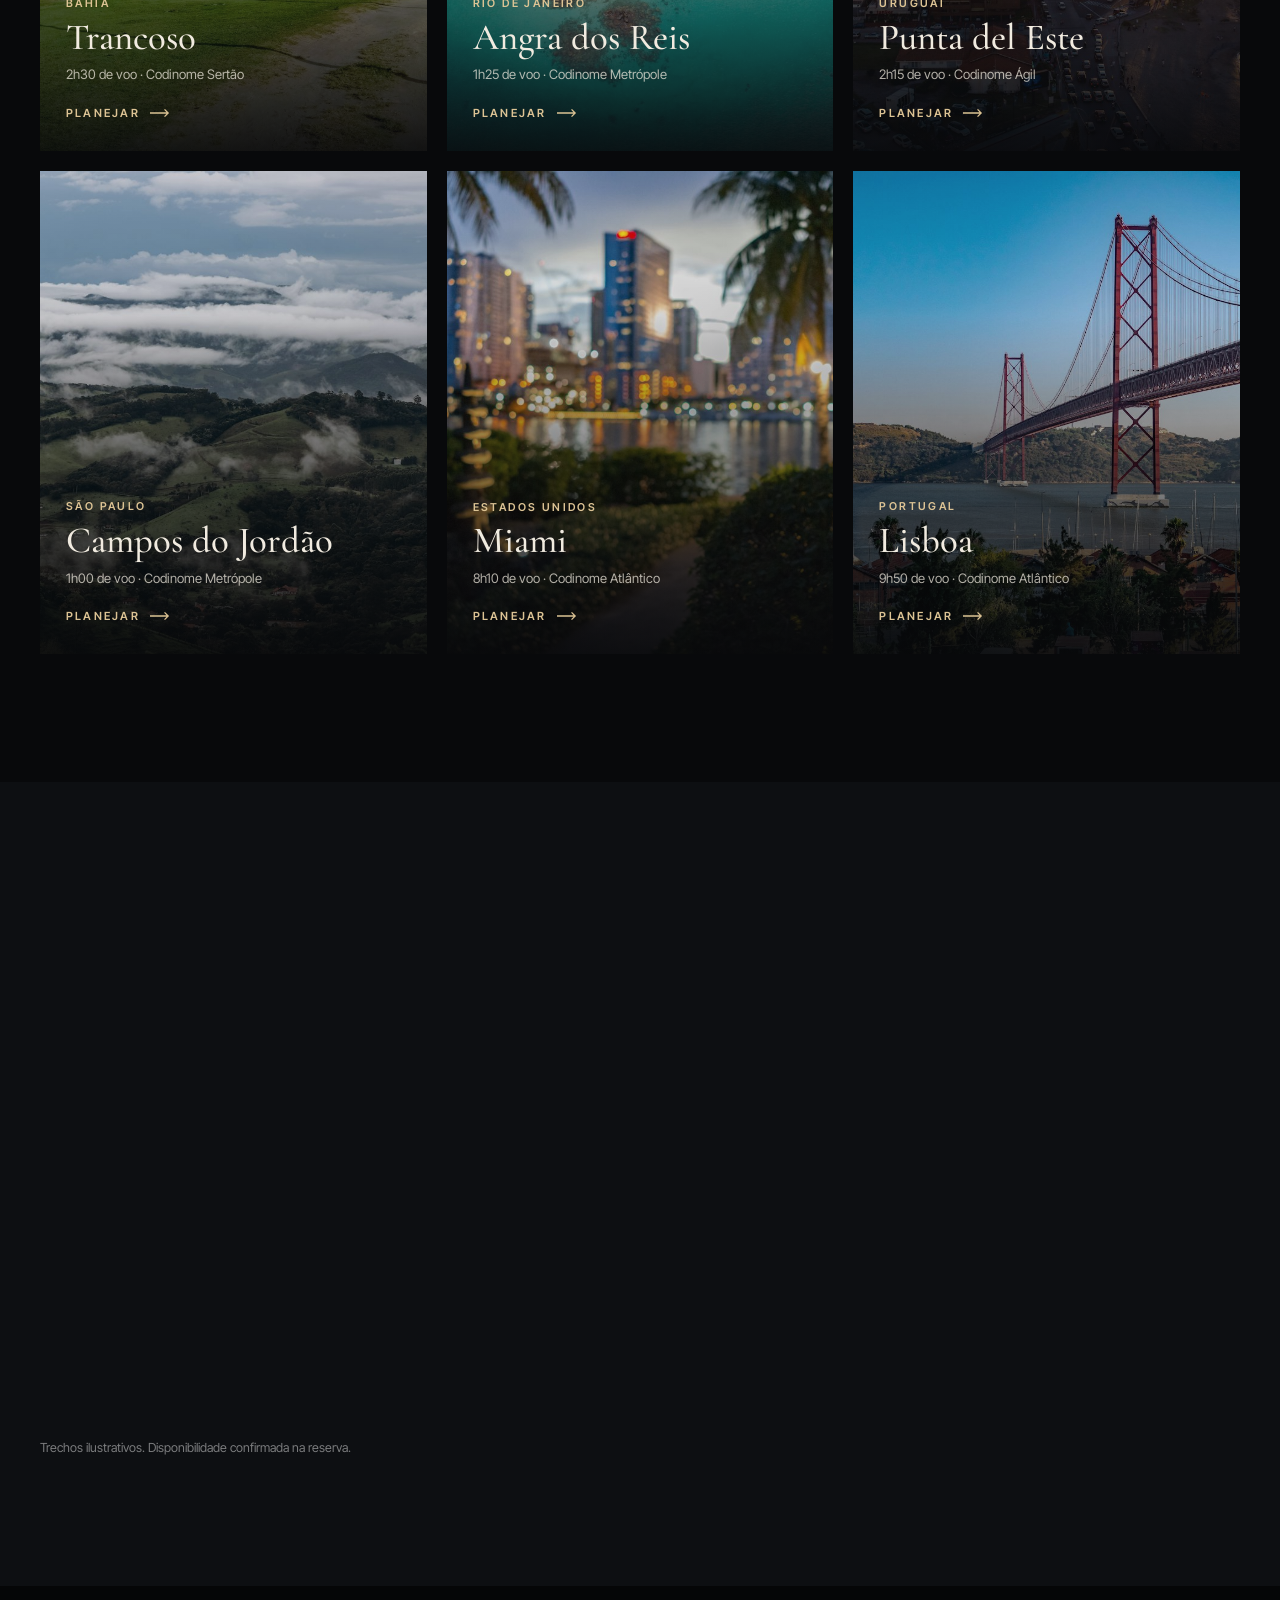
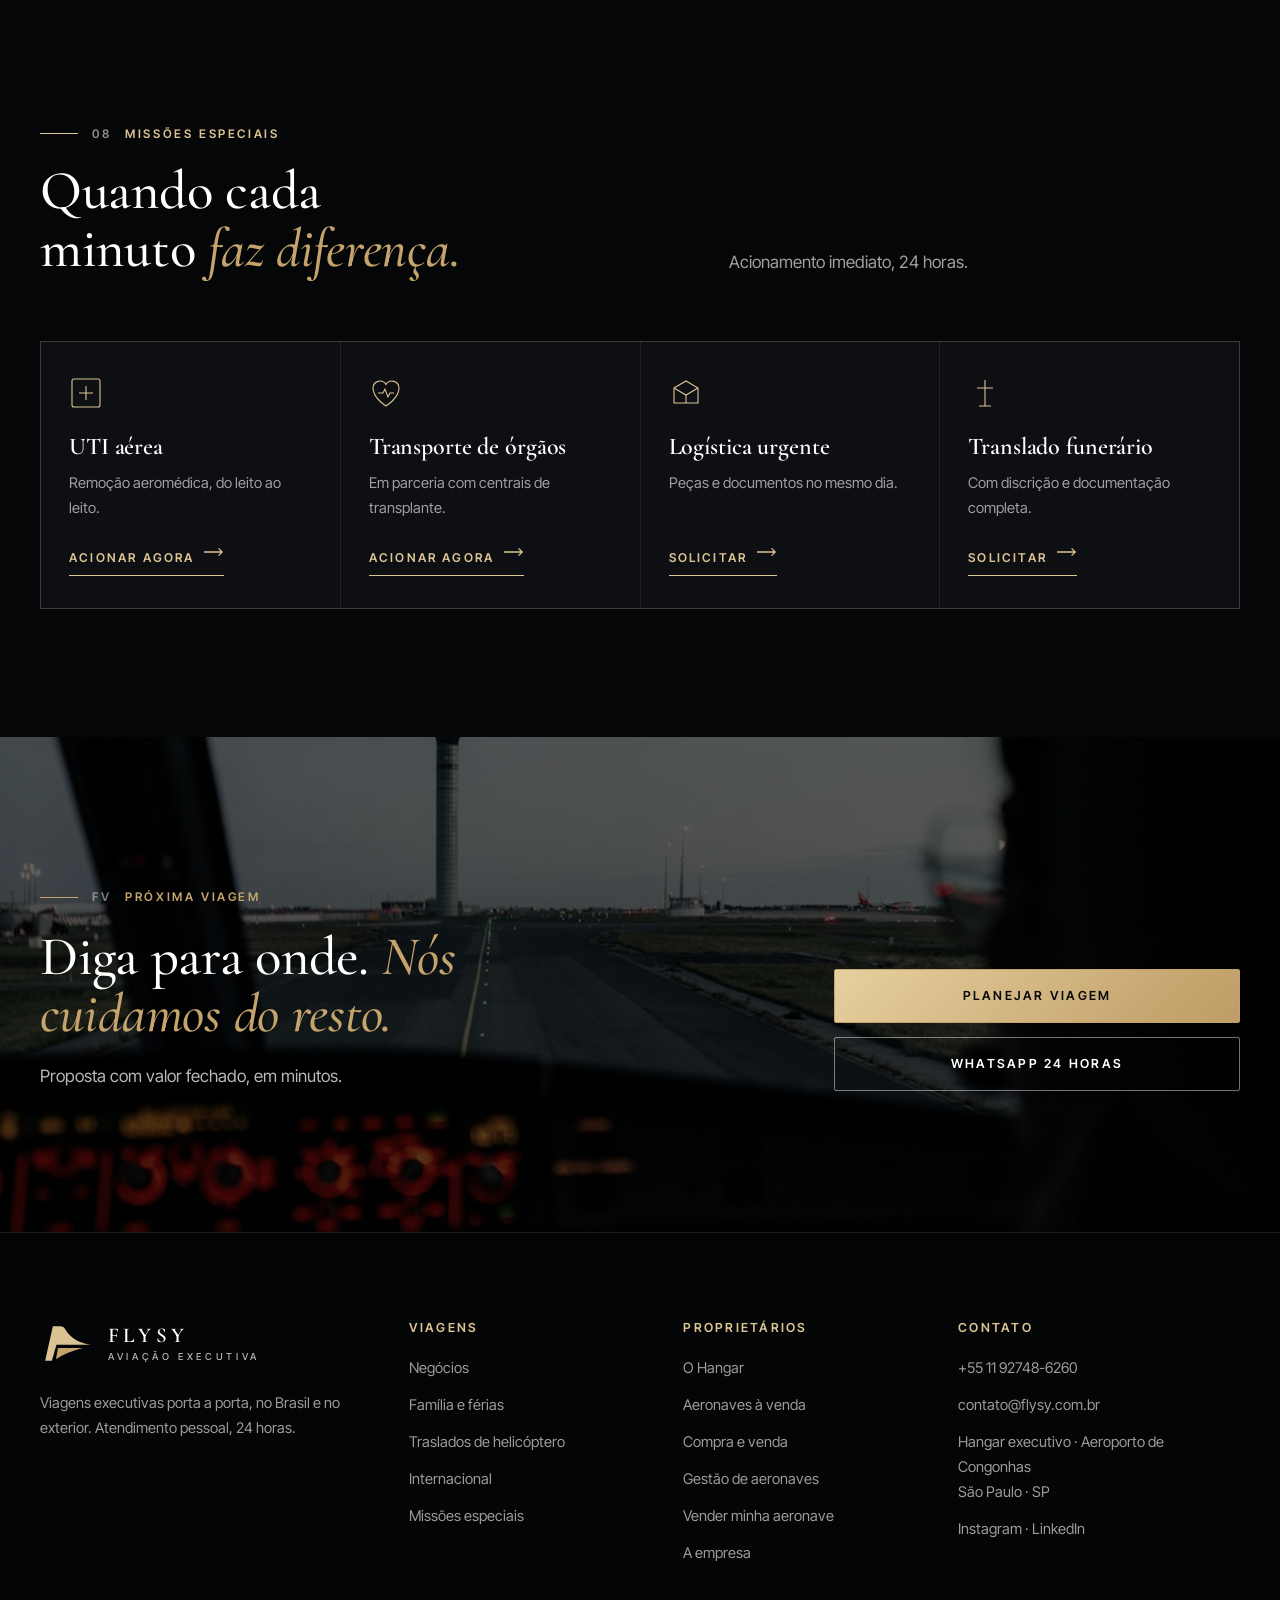
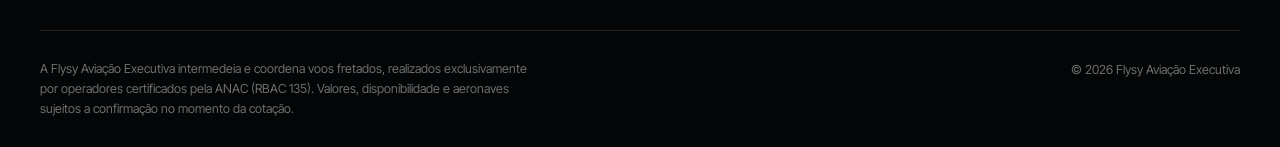
<file: servicos.html>
<!DOCTYPE html>
<html lang="pt-BR">
<head>
<meta charset="utf-8">
<meta name="viewport" content="width=device-width, initial-scale=1, viewport-fit=cover">
<title>Viagens · Flysy Aviação Executiva</title>
<meta name="description" content="Viagens executivas de negócios, lazer, traslados de helicóptero, voos internacionais, trechos de oportunidade e missões especiais.">
<meta name="robots" content="noindex, nofollow">
<meta name="theme-color" content="#08090b">
<script>document.documentElement.classList.add("js");try{var q=new URLSearchParams(location.search).get("tema");if(q)localStorage.setItem("flysy-tema",q);if((q||localStorage.getItem("flysy-tema"))==="azul")document.documentElement.dataset.tema="azul"}catch(e){}</script>
<link rel="preconnect" href="https://fonts.googleapis.com">
<link rel="preconnect" href="https://fonts.gstatic.com" crossorigin>
<link rel="stylesheet" href="https://fonts.googleapis.com/css2?family=Cormorant+Garamond:ital,wght@0,500;0,600;0,700;1,500&family=Inter+Tight:wght@400;500;600&family=Sora:wght@400;500;600;700&display=swap">
<link rel="stylesheet" href="style.css">
<script src="preview.js"></script>
</head>
<body data-page="fretamento">

<main id="conteudo">
  <section class="page-hero">
    <img src="img/jato-motor.jpg" alt="" width="1400" height="933" fetchpriority="high">
    <div class="wrap">
      <nav class="crumbs" aria-label="Você está em"><a href="./">Início</a><span>/</span><span>Viagens</span></nav>
      <span class="label"><b>FV</b> Viagens executivas</span>
      <h1>Cada viagem, <em>planejada por inteiro.</em></h1>
      <p class="lead">Do transfer na sua porta ao carro esperando no destino.</p>
    </div>
  </section>

  <section class="section section--paper">
    <div class="wrap">
      <article class="detail" id="negocios">
        <div class="detail__media rv"><img src="img/jato-hangar.jpg" alt="Jato executivo no hangar com luz do sol" loading="lazy" width="1600" height="1067"></div>
        <div class="rv" style="--d:.1s">
          <span class="detail__n">01 · Negócios</span>
          <h2>Agenda cheia, <em>deslocamento curto.</em></h2>
          <p>Três cidades no mesmo dia e de volta para o jantar.</p>
          <ul class="ticks">
            <li>Ida e volta no mesmo dia</li>
            <li>Embarque em terminal executivo, sem filas</li>
            <li>Cabine privativa para reuniões a bordo</li>
          </ul>
          <a class="btn" href="index.html#planejar">Planejar viagem</a>
        </div>
      </article>

      <article class="detail" id="lazer">
        <div class="detail__media rv"><img src="img/dest-angra.jpg" alt="Ilha de águas claras vista do alto" loading="lazy" width="1200" height="800"></div>
        <div class="rv" style="--d:.1s">
          <span class="detail__n">02 · Família e férias</span>
          <h2>As férias começam <em>na porta de casa.</em></h2>
          <p>Crianças, pets e bagagem, sem filas nem conexões.</p>
          <ul class="ticks">
            <li>Pets viajam na cabine</li>
            <li>Pistas próximas a praias e resorts</li>
            <li>Transfer e hotel no mesmo pedido</li>
          </ul>
          <a class="btn" href="index.html#planejar">Planejar viagem</a>
        </div>
      </article>

      <article class="detail" id="traslados">
        <div class="detail__media rv"><img src="img/heli-cockpit.jpg" alt="Vista da cidade a partir da cabine de um helicóptero" loading="lazy" width="1400" height="933"></div>
        <div class="rv" style="--d:.1s">
          <span class="detail__n">03 · Traslados de helicóptero</span>
          <h2>A cidade vista <em>de cima do trânsito.</em></h2>
          <p>De Guarulhos à Faria Lima em minutos. Litoral, fazendas e eventos.</p>
          <ul class="ticks">
            <li>Aeroporto, escritório e hotel</li>
            <li>Angra dos Reis, Campos do Jordão e litoral norte</li>
            <li>Pouso em helipontos e propriedades</li>
          </ul>
          <a class="btn" href="index.html#planejar">Planejar traslado</a>
        </div>
      </article>

      <article class="detail" id="internacional">
        <div class="detail__media rv"><img src="img/dest-lisboa.jpg" alt="Ponte sobre o rio em Lisboa ao fim da tarde" loading="lazy" width="1200" height="800"></div>
        <div class="rv" style="--d:.1s">
          <span class="detail__n">04 · Internacional</span>
          <h2>O mundo, <em>sem conexões.</em></h2>
          <p>Estados Unidos, Europa e América do Sul, com tudo resolvido em terra.</p>
          <ul class="ticks">
            <li>Autorizações de sobrevoo e pouso</li>
            <li>Aduana e imigração no terminal executivo</li>
            <li>Escalas técnicas planejadas</li>
          </ul>
          <a class="btn" href="index.html#planejar">Planejar viagem</a>
        </div>
      </article>

      <article class="detail" id="corporativo">
        <div class="detail__media rv"><img src="img/cabine-1.jpg" alt="Interior de jato executivo com poltronas" loading="lazy" width="1400" height="933"></div>
        <div class="rv" style="--d:.1s">
          <span class="detail__n">05 · Contas corporativas</span>
          <h2>Um programa de viagens <em>para a sua empresa.</em></h2>
          <p>Para quem viaja com frequência: condições negociadas e um gestor dedicado.</p>
          <ul class="ticks">
            <li>Gestor de conta e plantão prioritário</li>
            <li>Faturamento mensal para a empresa</li>
            <li>Relatório de viagens, horas e custos</li>
          </ul>
          <a class="btn" data-wa-msg="Olá! Gostaria de conhecer as contas corporativas." href="#">Falar com um gestor</a>
        </div>
      </article>
    </div>
  </section>

  <section class="section" id="destinos">
    <div class="wrap">
      <div class="head rv">
        <div>
          <span class="label"><b>06</b> Destinos</span>
          <h2>Para onde nossos clientes <em>mais viajam.</em></h2>
        </div>
        <p>Tempo de voo a partir de São Paulo.</p>
      </div>
      <div class="dests" data-destinos></div>
    </div>
  </section>

  <section class="section section--dark" id="empty-legs">
    <div class="wrap">
      <div class="head rv">
        <div>
          <span class="label"><b>07</b> Trechos de oportunidade</span>
          <h2>A mesma viagem, <em>por uma fração do valor.</em></h2>
        </div>
        <p>Trechos de reposicionamento com desconto. Datas fixas.</p>
      </div>
      <div class="legs rv">
        <div class="leg">
          <div class="leg__route">São Paulo <svg viewBox="0 0 26 10" aria-hidden="true"><path d="M0 5h24M20 1l4 4-4 4"/></svg> Punta del Este</div>
          <div><small>Aeronave</small><span>Vanguarda · 8 lugares</span></div>
          <div><small>Data</small><span>Sexta, 27 de novembro</span></div>
          <div><small>Condição</small><span>Até 60% abaixo</span></div>
          <a class="btn btn--light btn--sm" data-wa-msg="Olá! Tenho interesse no trecho São Paulo → Punta del Este." href="#">Reservar</a>
        </div>
        <div class="leg">
          <div class="leg__route">Rio de Janeiro <svg viewBox="0 0 26 10" aria-hidden="true"><path d="M0 5h24M20 1l4 4-4 4"/></svg> São Paulo</div>
          <div><small>Aeronave</small><span>Ágil · 6 lugares</span></div>
          <div><small>Data</small><span>Domingo, 29 de novembro</span></div>
          <div><small>Condição</small><span>Até 50% abaixo</span></div>
          <a class="btn btn--light btn--sm" data-wa-msg="Olá! Tenho interesse no trecho Rio de Janeiro → São Paulo." href="#">Reservar</a>
        </div>
        <div class="leg">
          <div class="leg__route">Trancoso <svg viewBox="0 0 26 10" aria-hidden="true"><path d="M0 5h24M20 1l4 4-4 4"/></svg> São Paulo</div>
          <div><small>Aeronave</small><span>Soberano · 9 lugares</span></div>
          <div><small>Data</small><span>Segunda, 4 de janeiro</span></div>
          <div><small>Condição</small><span>Até 55% abaixo</span></div>
          <a class="btn btn--light btn--sm" data-wa-msg="Olá! Tenho interesse no trecho Trancoso → São Paulo." href="#">Reservar</a>
        </div>
      </div>
      <p class="disclaimer">Trechos ilustrativos. Disponibilidade confirmada na reserva.</p>
    </div>
  </section>

  <section class="section section--ink" id="missoes">
    <div class="wrap">
      <div class="head rv">
        <div>
          <span class="label"><b>08</b> Missões especiais</span>
          <h2>Quando cada minuto <em>faz diferença.</em></h2>
        </div>
        <p>Acionamento imediato, 24 horas.</p>
      </div>
      <div class="missions">
        <article class="mission rv">
          <svg viewBox="0 0 34 34" aria-hidden="true"><rect x="3" y="3" width="28" height="28" rx="2"/><path d="M17 10v14M10 17h14"/></svg>
          <h3>UTI aérea</h3>
          <p>Remoção aeromédica, do leito ao leito.</p>
          <a class="link" data-wa-msg="URGENTE: preciso de uma UTI aérea." href="#">Acionar agora <svg class="arr" viewBox="0 0 22 10" aria-hidden="true"><path d="M0 5h20M16 1l4 4-4 4"/></svg></a>
        </article>
        <article class="mission rv" style="--d:.08s">
          <svg viewBox="0 0 34 34" aria-hidden="true"><path d="M17 30S4 22 4 12a7 7 0 0 1 13-3.5A7 7 0 0 1 30 12c0 10-13 18-13 18Z"/><path d="M9 17h5l2-4 3 8 2-4h4"/></svg>
          <h3>Transporte de órgãos</h3>
          <p>Em parceria com centrais de transplante.</p>
          <a class="link" data-wa-msg="URGENTE: transporte aéreo de órgãos." href="#">Acionar agora <svg class="arr" viewBox="0 0 22 10" aria-hidden="true"><path d="M0 5h20M16 1l4 4-4 4"/></svg></a>
        </article>
        <article class="mission rv" style="--d:.16s">
          <svg viewBox="0 0 34 34" aria-hidden="true"><path d="M5 12 17 5l12 7v15H5z"/><path d="M5 12l12 7 12-7M17 19v8"/></svg>
          <h3>Logística urgente</h3>
          <p>Peças e documentos no mesmo dia.</p>
          <a class="link" data-wa-msg="Olá! Preciso de logística aérea urgente." href="#">Solicitar <svg class="arr" viewBox="0 0 22 10" aria-hidden="true"><path d="M0 5h20M16 1l4 4-4 4"/></svg></a>
        </article>
        <article class="mission rv" style="--d:.24s">
          <svg viewBox="0 0 34 34" aria-hidden="true"><path d="M17 4v26M9 12h16M11 30h12"/></svg>
          <h3>Translado funerário</h3>
          <p>Com discrição e documentação completa.</p>
          <a class="link" data-wa-msg="Olá! Preciso de informações sobre translado funerário aéreo." href="#">Solicitar <svg class="arr" viewBox="0 0 22 10" aria-hidden="true"><path d="M0 5h20M16 1l4 4-4 4"/></svg></a>
        </article>
      </div>
    </div>
  </section>

  <section class="cta">
    <img src="img/cockpit-piloto.jpg" alt="" loading="lazy" width="1000" height="1500">
    <div class="wrap">
      <div class="rv">
        <span class="label"><b>FV</b> Próxima viagem</span>
        <h2>Diga para onde. <em>Nós cuidamos do resto.</em></h2>
        <p>Proposta com valor fechado, em minutos.</p>
      </div>
      <div class="cta__actions rv" style="--d:.1s">
        <a class="btn" href="index.html#planejar">Planejar viagem</a>
        <a class="btn btn--light" data-wa-msg="Olá! Gostaria de planejar uma viagem executiva." href="#">WhatsApp 24 horas</a>
      </div>
    </div>
  </section>
</main>

<script src="script.js"></script>
</body>
</html>
</file>
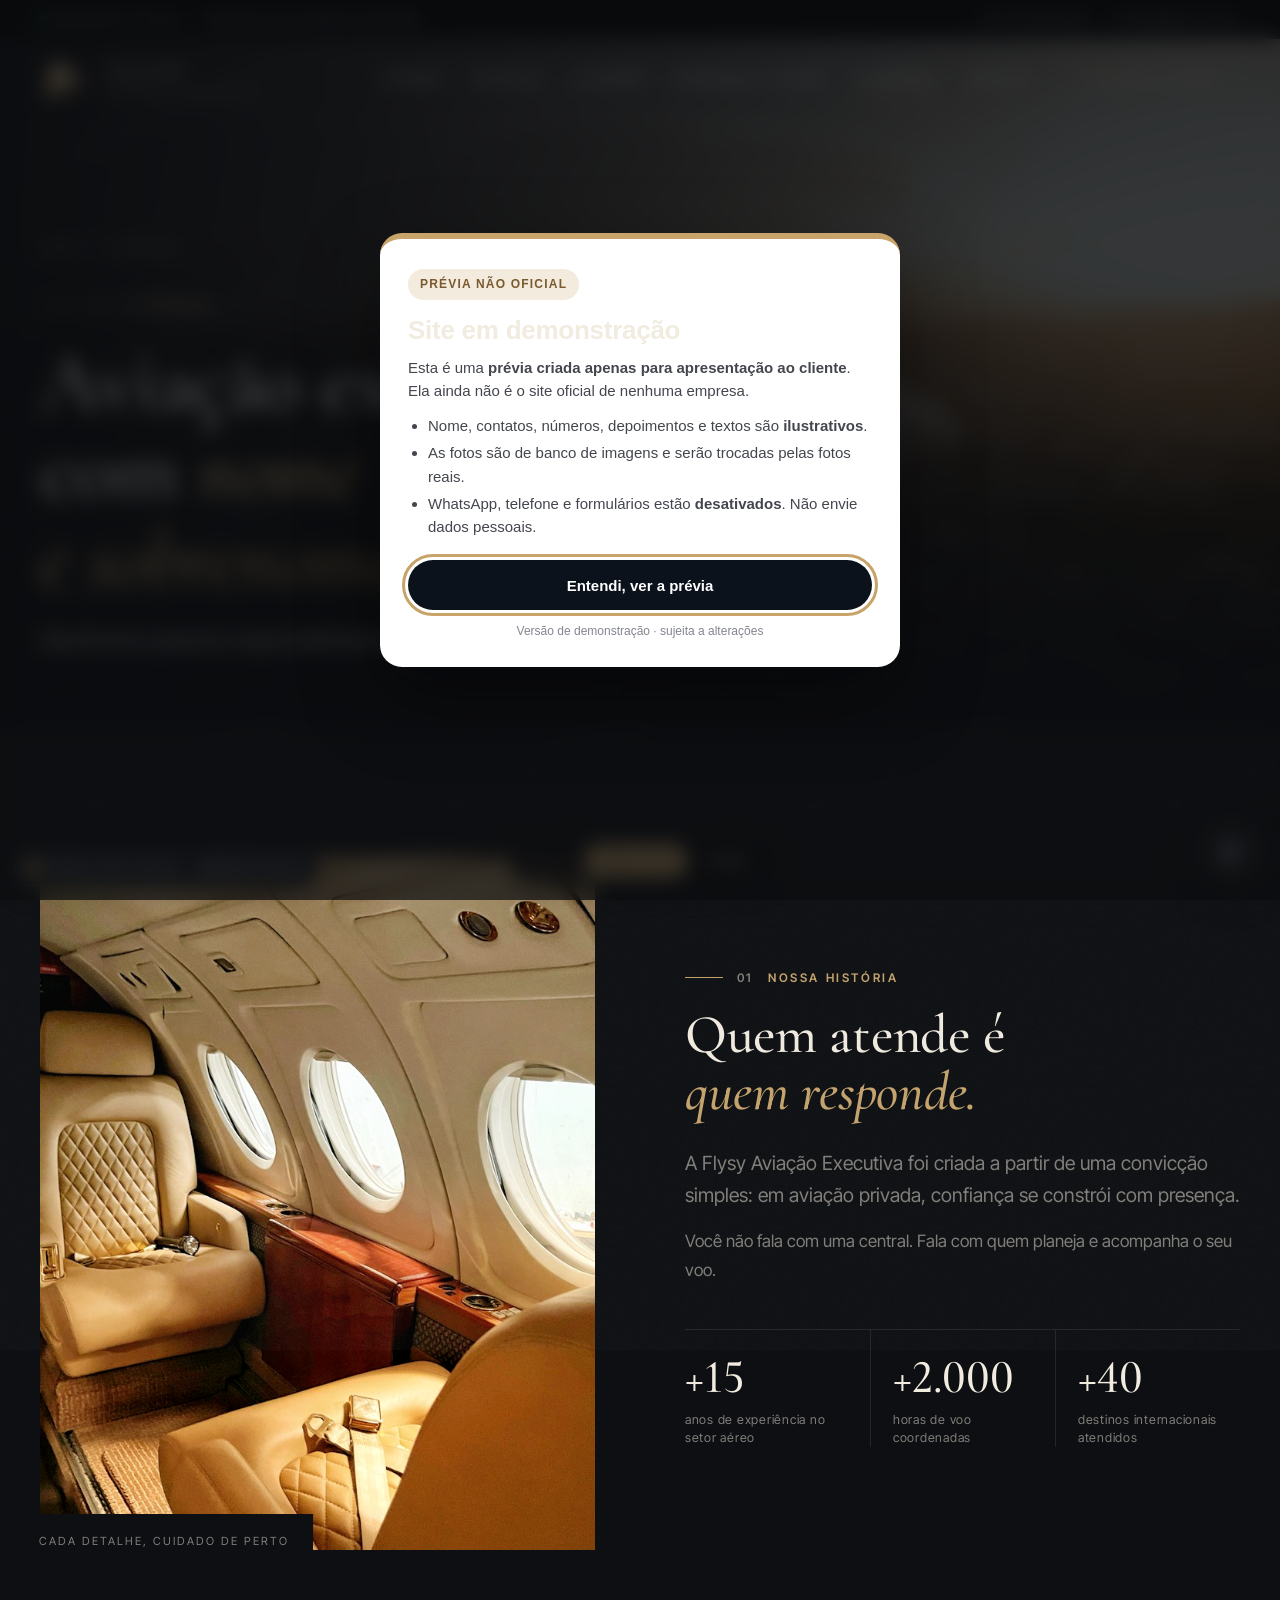
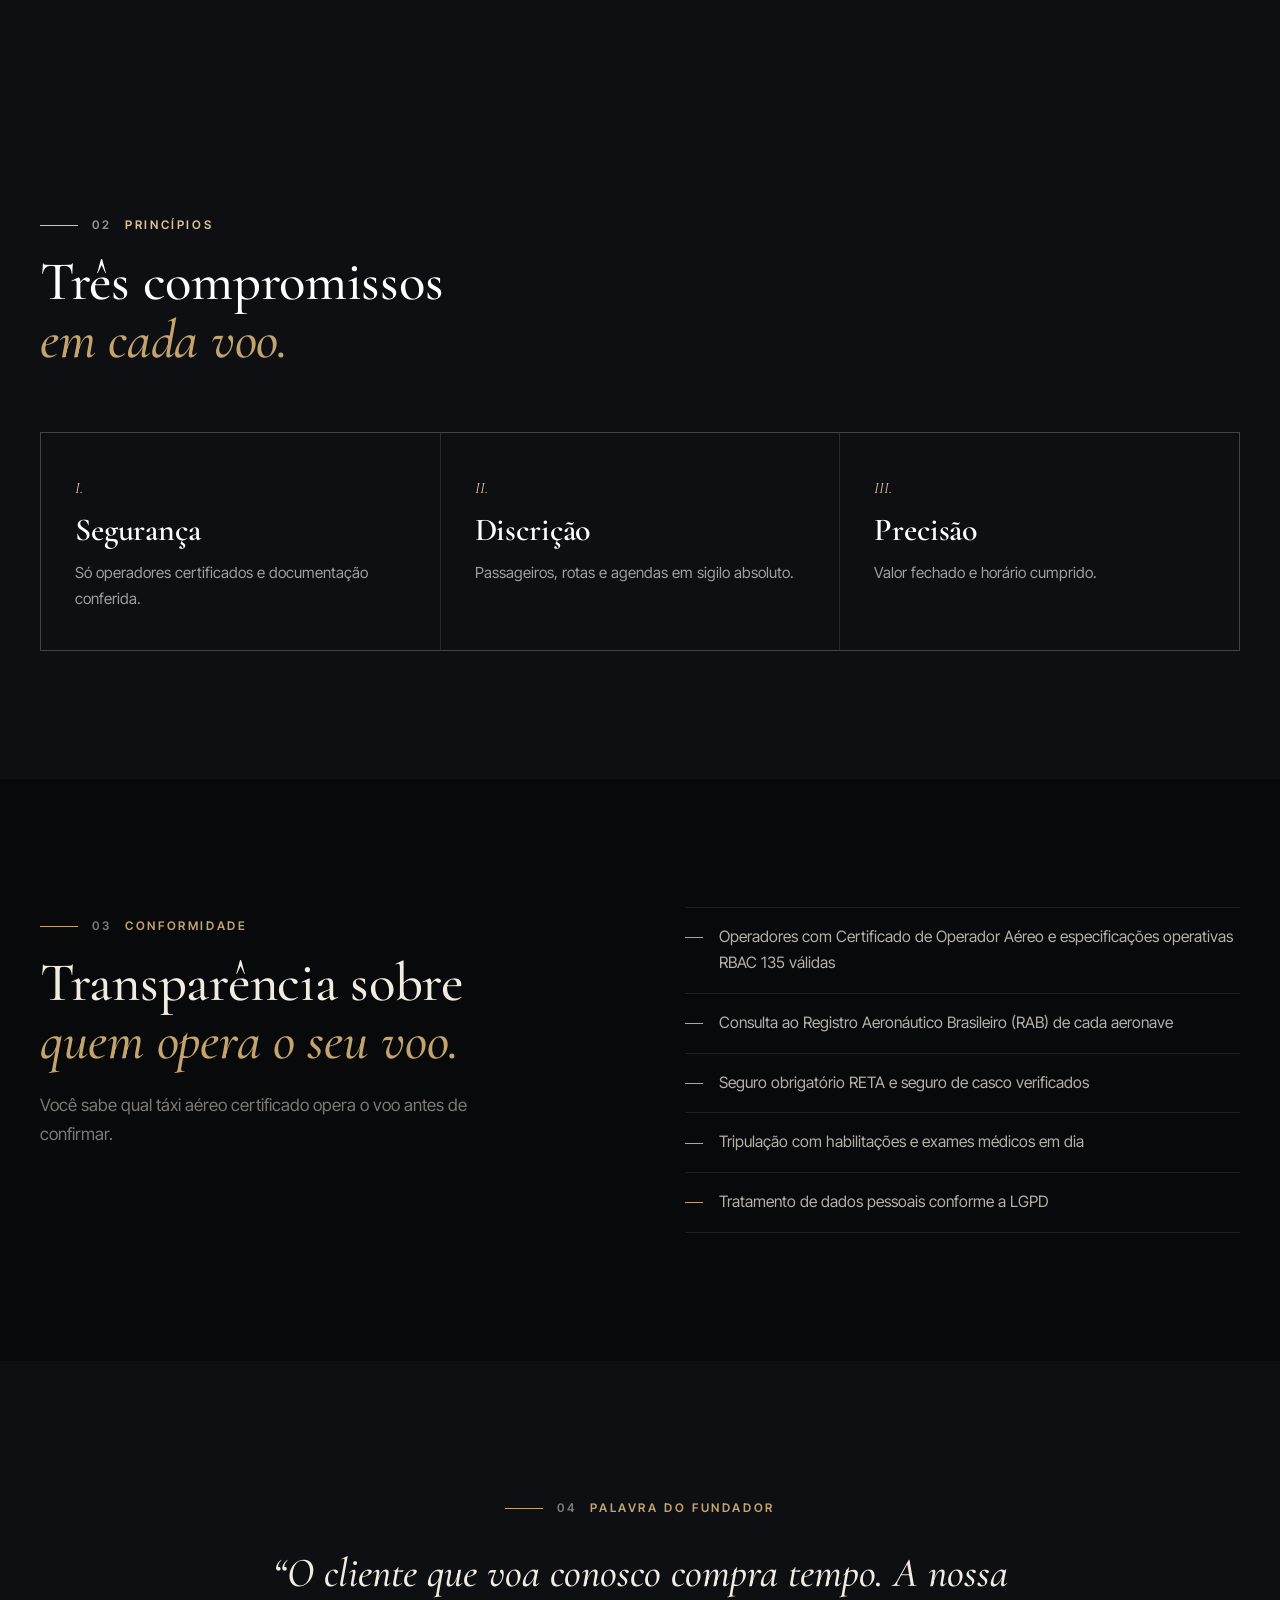
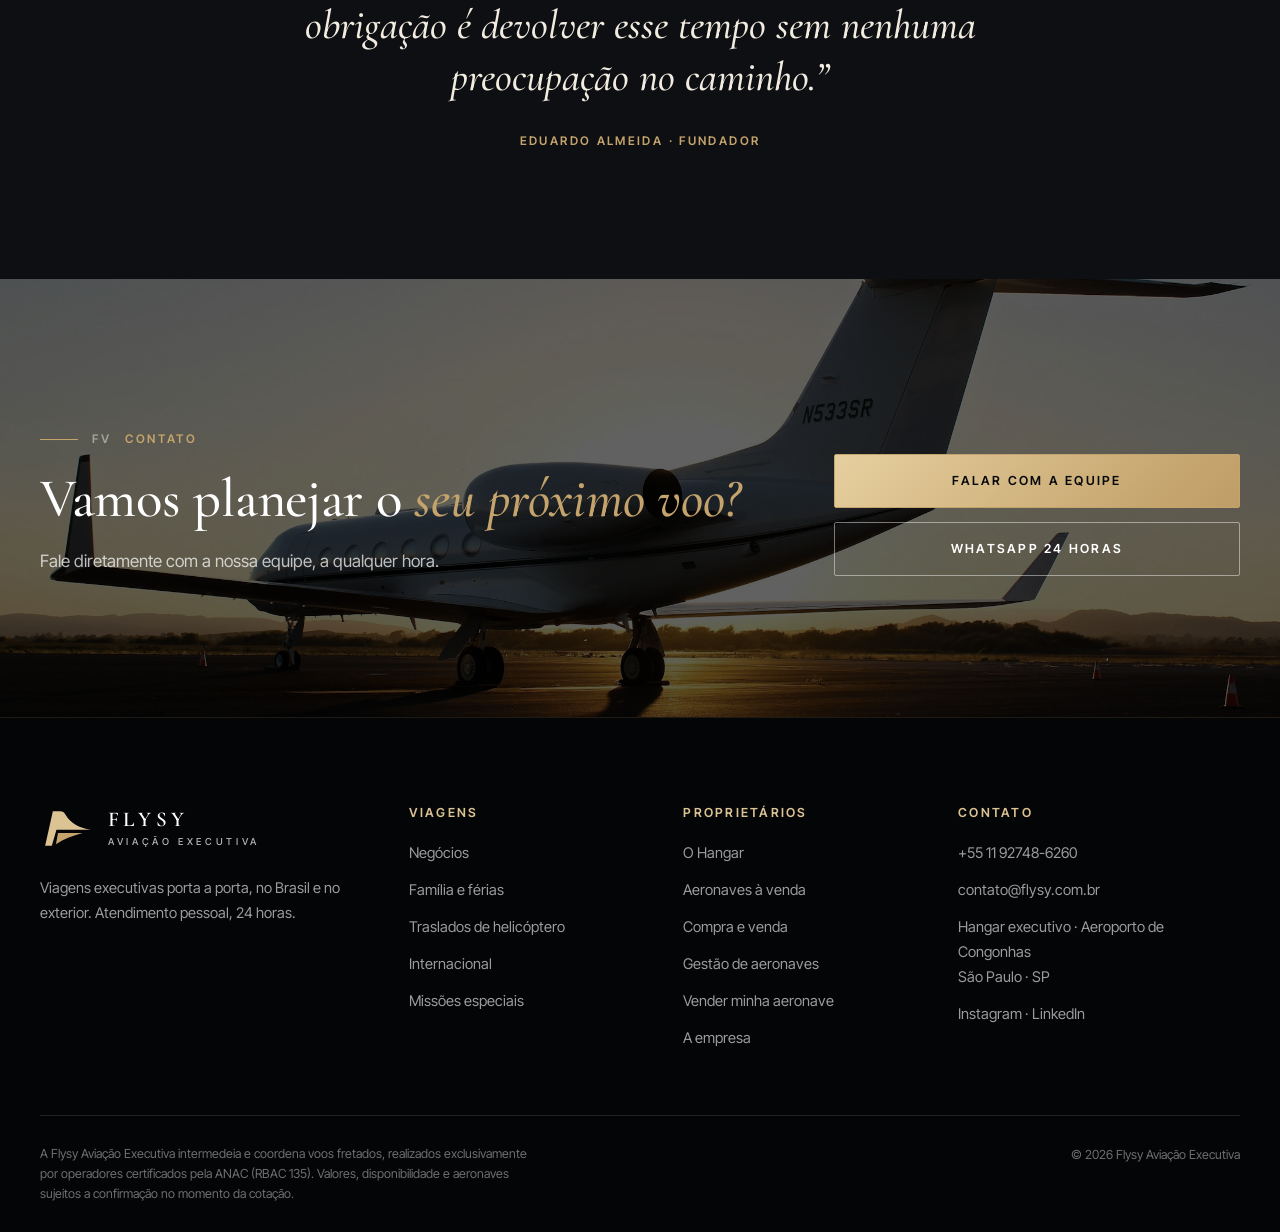
<file: sobre.html>
<!DOCTYPE html>
<html lang="pt-BR">
<head>
<meta charset="utf-8">
<meta name="viewport" content="width=device-width, initial-scale=1, viewport-fit=cover">
<title>A empresa · Flysy Aviação Executiva</title>
<meta name="description" content="Conheça a Flysy Aviação Executiva: atendimento pessoal, curadoria de operadores certificados e discrição em cada voo.">
<meta name="robots" content="noindex, nofollow">
<meta name="theme-color" content="#08090b">
<script>document.documentElement.classList.add("js");try{var q=new URLSearchParams(location.search).get("tema");if(q)localStorage.setItem("flysy-tema",q);if((q||localStorage.getItem("flysy-tema"))==="azul")document.documentElement.dataset.tema="azul"}catch(e){}</script>
<link rel="preconnect" href="https://fonts.googleapis.com">
<link rel="preconnect" href="https://fonts.gstatic.com" crossorigin>
<link rel="stylesheet" href="https://fonts.googleapis.com/css2?family=Cormorant+Garamond:ital,wght@0,500;0,600;0,700;1,500&family=Inter+Tight:wght@400;500;600&family=Sora:wght@400;500;600;700&display=swap">
<link rel="stylesheet" href="style.css">
<script src="preview.js"></script>
</head>
<body data-page="sobre">

<main id="conteudo">
  <section class="page-hero">
    <img src="img/cidade.jpg" alt="" width="2000" height="1333" fetchpriority="high">
    <div class="wrap">
      <nav class="crumbs" aria-label="Você está em"><a href="./">Início</a><span>/</span><span>A empresa</span></nav>
      <span class="label"><b>FV</b> A empresa</span>
      <h1>Aviação executiva com <em>nome e sobrenome.</em></h1>
      <p class="lead">Atendimento pessoal e responsabilidade direta por cada voo.</p>
    </div>
  </section>

  <section class="section section--paper">
    <div class="wrap split">
      <figure class="split__media rv" style="margin:0">
        <img src="img/cabine-couro.jpg" alt="Poltronas de couro capitonê na cabine de um jato executivo" loading="lazy" width="1200" height="800">
        <figcaption>Cada detalhe, cuidado de perto</figcaption>
      </figure>
      <div class="split__body rv" style="--d:.1s">
        <span class="label"><b>01</b> Nossa história</span>
        <h2>Quem atende é <em>quem responde.</em></h2>
        <p class="lead">A Flysy Aviação Executiva foi criada a partir de uma convicção simples: em aviação privada, confiança se constrói com presença.</p>
        <p>Você não fala com uma central. Fala com quem planeja e acompanha o seu voo.</p>
        <div class="stats">
          <div><b>+15</b><span>anos de experiência no setor aéreo</span></div>
          <div><b>+2.000</b><span>horas de voo coordenadas</span></div>
          <div><b>+40</b><span>destinos internacionais atendidos</span></div>
        </div>
      </div>
    </div>
  </section>

  <section class="section section--dark">
    <div class="wrap">
      <div class="head rv">
        <div>
          <span class="label"><b>02</b> Princípios</span>
          <h2>Três compromissos <em>em cada voo.</em></h2>
        </div>
      </div>
      <div class="pillars">
        <div class="pillar rv"><span>I.</span><h3>Segurança</h3><p>Só operadores certificados e documentação conferida.</p></div>
        <div class="pillar rv" style="--d:.08s"><span>II.</span><h3>Discrição</h3><p>Passageiros, rotas e agendas em sigilo absoluto.</p></div>
        <div class="pillar rv" style="--d:.16s"><span>III.</span><h3>Precisão</h3><p>Valor fechado e horário cumprido.</p></div>
      </div>
    </div>
  </section>

  <section class="section">
    <div class="wrap split split--top">
      <div class="rv">
        <span class="label"><b>03</b> Conformidade</span>
        <h2 style="margin-top:18px">Transparência sobre <em>quem opera o seu voo.</em></h2>
        <p style="margin-top:22px;color:var(--mute);max-width:46ch">Você sabe qual táxi aéreo certificado opera o voo antes de confirmar.</p>
      </div>
      <ul class="ticks rv" style="--d:.1s;margin-top:0">
        <li>Operadores com Certificado de Operador Aéreo e especificações operativas RBAC 135 válidas</li>
        <li>Consulta ao Registro Aeronáutico Brasileiro (RAB) de cada aeronave</li>
        <li>Seguro obrigatório RETA e seguro de casco verificados</li>
        <li>Tripulação com habilitações e exames médicos em dia</li>
        <li>Tratamento de dados pessoais conforme a LGPD</li>
      </ul>
    </div>
  </section>

  <section class="section section--paper">
    <div class="wrap quote-block rv">
      <span class="label"><b>04</b> Palavra do fundador</span>
      <blockquote style="margin-top:30px">“O cliente que voa conosco compra tempo. A nossa obrigação é devolver esse tempo sem nenhuma preocupação no caminho.”</blockquote>
      <cite>Eduardo Almeida · Fundador</cite>
    </div>
  </section>

  <section class="cta">
    <img src="img/hero-jato.jpg" alt="" loading="lazy" width="2200" height="1467">
    <div class="wrap">
      <div class="rv">
        <span class="label"><b>FV</b> Contato</span>
        <h2>Vamos planejar o <em>seu próximo voo?</em></h2>
        <p>Fale diretamente com a nossa equipe, a qualquer hora.</p>
      </div>
      <div class="cta__actions rv" style="--d:.1s">
        <a class="btn" href="contato.html">Falar com a equipe</a>
        <a class="btn btn--light" data-wa-msg="Olá! Gostaria de falar com a equipe da Flysy Aviação Executiva." href="#">WhatsApp 24 horas</a>
      </div>
    </div>
  </section>
</main>

<script src="script.js"></script>
</body>
</html>
</file>
<file: style.css>
/* Eduardo Almeida · Aviação Executiva
   Linguagem corporativa para clientes de ticket alto:
   navy profundo + marfim + toques de champanhe, serifa de display (Cormorant Garamond)
   com sans de leitura (Inter Tight), grade rígida, filetes finos e cantos retos. */
:root {
  --ink: #0b121c;
  --navy: #101c2c;
  --navy-2: #172840;
  --navy-3: #22385a;
  --ivory: #f6f3ee;
  --stone: #ebe5db;
  --stone-2: #ddd4c6;
  --paper: #ffffff;
  --brass: #c4a36c;
  --brass-dk: #a8874f;
  --brass-lt: #dcc394;
  --text: #29313c;
  --mute: #6a717c;
  --line: #e2dcd2;
  --line-dk: rgba(255, 255, 255, .14);
  --wa: #1f9d55;

  --serif: "Cormorant Garamond", "Times New Roman", Georgia, serif;
  --sans: "Inter Tight", "Helvetica Neue", Arial, sans-serif;

  --max: 1240px;
  --gutter: clamp(20px, 4vw, 40px);
  --section: clamp(72px, 10vw, 140px);
  --r: 2px;
  --ease: cubic-bezier(.2, .7, .2, 1);
  --head-h: 84px;
  color-scheme: light;
}

*, *::before, *::after { box-sizing: border-box; }
[hidden] { display: none !important; }
html { scroll-behavior: smooth; scroll-padding-top: 110px; -webkit-text-size-adjust: 100%; }
body {
  margin: 0; font-family: var(--sans); font-size: 1.0625rem; line-height: 1.7; font-weight: 400;
  color: var(--text); background: var(--ivory); overflow-x: hidden; -webkit-font-smoothing: antialiased; font-variant-numeric: lining-nums;
}
img { max-width: 100%; height: auto; display: block; }
a { color: inherit; text-decoration: none; }
b, strong { font-weight: 600; }
p { margin: 0; }
h1, h2, h3, h4 { margin: 0; font-family: var(--serif); font-weight: 600; color: var(--navy); line-height: 1.05; text-wrap: balance; letter-spacing: -.005em; }
h1 { font-size: clamp(2.9rem, 1.6rem + 4.6vw, 5.6rem); font-weight: 500; }
h2 { font-size: clamp(2.2rem, 1.5rem + 2.4vw, 3.6rem); font-weight: 500; }
h3 { font-size: clamp(1.5rem, 1.25rem + .7vw, 1.9rem); }
h4 { font-family: var(--sans); font-size: .78rem; font-weight: 600; letter-spacing: .18em; text-transform: uppercase; color: var(--brass-dk); }
em.it, h1 em, h2 em { font-style: italic; font-weight: 500; color: var(--brass); }
:focus-visible { outline: 2px solid var(--brass); outline-offset: 3px; }
::selection { background: var(--brass-lt); color: var(--ink); }
.sr { position: absolute; width: 1px; height: 1px; overflow: hidden; clip: rect(0 0 0 0); white-space: nowrap; }
.skip { position: absolute; left: 16px; top: -60px; z-index: 200; background: var(--brass); color: #fff; padding: 10px 14px; }
.skip:focus { top: 12px; }

.wrap { width: 100%; max-width: calc(var(--max) + var(--gutter) * 2); margin-inline: auto; padding-inline: var(--gutter); }
.section { padding-block: var(--section); }
.section--paper { background: var(--paper); }
.section--stone { background: var(--stone); }
.section--dark { background: var(--navy); color: rgba(255, 255, 255, .78); }
.section--ink { background: var(--ink); color: rgba(255, 255, 255, .78); }
.section--dark h2, .section--dark h3, .section--ink h2, .section--ink h3 { color: #fff; }

/* rótulo numerado de seção */
.label { display: inline-flex; align-items: center; gap: 14px; font-size: .74rem; font-weight: 600; letter-spacing: .22em; text-transform: uppercase; color: var(--brass-dk); }
.label::before { content: ""; width: 38px; height: 1px; background: currentColor; }
.label b { font-weight: 600; color: var(--mute); }
.section--dark .label, .section--ink .label, .hero .label, .page-hero .label { color: var(--brass-lt); }
.section--dark .label b, .section--ink .label b, .hero .label b, .page-hero .label b { color: rgba(255, 255, 255, .55); }

.head { display: grid; grid-template-columns: minmax(0, 1.1fr) minmax(0, .9fr); gap: 24px 64px; align-items: end; margin-bottom: clamp(40px, 5vw, 72px); }
.head h2 { margin-top: 18px; }
.head p { color: var(--mute); max-width: 52ch; }
.section--dark .head p, .section--ink .head p { color: rgba(255, 255, 255, .62); }
.head--single { grid-template-columns: minmax(0, 1fr); max-width: 820px; }
.lead { font-size: clamp(1.08rem, 1rem + .3vw, 1.22rem); line-height: 1.65; }

/* botões */
.btn {
  --bg: var(--brass); --fg: #fff; --bd: var(--brass);
  display: inline-flex; align-items: center; justify-content: center; gap: 12px; min-height: 54px; padding: 0 28px;
  background: var(--bg); color: var(--fg); border: 1px solid var(--bd); border-radius: var(--r);
  font: 600 .78rem/1 var(--sans); letter-spacing: .18em; text-transform: uppercase; cursor: pointer;
  transition: background .25s, color .25s, border-color .25s, transform .25s var(--ease);
}
.btn:hover { --bg: var(--brass-dk); --bd: var(--brass-dk); }
.btn svg { width: 18px; height: 18px; flex: none; fill: currentColor; }
.btn .arr { width: 22px; height: 10px; fill: none; stroke: currentColor; stroke-width: 1.4; transition: transform .25s var(--ease); }
.btn:hover .arr { transform: translateX(4px); }
.btn--line { --bg: transparent; --fg: var(--navy); --bd: rgba(16, 28, 44, .35); }
.btn--line:hover { --bg: var(--navy); --fg: #fff; --bd: var(--navy); }
.btn--light { --bg: transparent; --fg: #fff; --bd: rgba(255, 255, 255, .45); }
.btn--light:hover { --bg: #fff; --fg: var(--navy); --bd: #fff; }
.btn--navy { --bg: var(--navy); --fg: #fff; --bd: var(--navy); }
.btn--navy:hover { --bg: var(--navy-3); --bd: var(--navy-3); }
.btn--sm { min-height: 44px; padding: 0 20px; font-size: .72rem; }
.btn--block { width: 100%; }
.link { display: inline-flex; align-items: center; gap: 10px; font-size: .76rem; font-weight: 600; letter-spacing: .18em; text-transform: uppercase; color: var(--brass-dk); border-bottom: 1px solid currentColor; padding-bottom: 6px; }
.link .arr { width: 20px; height: 10px; fill: none; stroke: currentColor; stroke-width: 1.4; transition: transform .25s var(--ease); }
.link:hover .arr { transform: translateX(4px); }
.section--dark .link, .section--ink .link { color: var(--brass-lt); }

/* ---------- cabeçalho ---------- */
.util { position: relative; z-index: 60; background: var(--ink); color: rgba(255, 255, 255, .62); font-size: .74rem; letter-spacing: .06em; }
.util .wrap { display: flex; align-items: center; justify-content: space-between; gap: 20px; min-height: 38px; }
.util__l, .util__r { display: flex; align-items: center; gap: 22px; }
.util a:hover { color: #fff; }
.util .dot { display: inline-block; width: 6px; height: 6px; border-radius: 50%; background: #3ccf7a; margin-right: 8px; box-shadow: 0 0 0 3px rgba(60, 207, 122, .18); vertical-align: 1px; }
.topbar { position: absolute; left: 0; right: 0; top: 38px; z-index: 50; color: #fff; transition: background .35s, color .35s, box-shadow .35s; }
.topbar.is-fixed { position: fixed; top: 0; background: rgba(246, 243, 238, .97); color: var(--navy); box-shadow: 0 1px 0 var(--line); -webkit-backdrop-filter: blur(12px); backdrop-filter: blur(12px); animation: drop .4s var(--ease); }
@keyframes drop { from { transform: translateY(-100%); } to { transform: none; } }
.topbar__in { display: flex; align-items: center; gap: 32px; height: var(--head-h); border-bottom: 1px solid var(--line-dk); }
.topbar.is-fixed .topbar__in { border-bottom-color: transparent; height: 72px; }
.brand { display: flex; align-items: center; gap: 14px; flex: none; }
.brand__mark { width: 44px; height: 44px; flex: none; }
.brand__mark .ring { fill: none; stroke: currentColor; stroke-width: 1; opacity: .55; }
.brand__mark text { font-family: var(--serif); font-size: 19px; font-weight: 600; fill: currentColor; letter-spacing: .5px; }
.brand__mark .wing { fill: var(--brass-lt); }
.topbar.is-fixed .brand__mark .wing, .foot .brand__mark .wing { fill: var(--brass); }
.brand__txt { display: flex; flex-direction: column; line-height: 1; }
.brand__txt b { font-family: var(--serif); font-size: 1.32rem; font-weight: 600; letter-spacing: .14em; text-transform: uppercase; }
.brand__txt small { margin-top: 6px; font-size: .6rem; font-weight: 500; letter-spacing: .38em; text-transform: uppercase; opacity: .7; }
.nav { display: flex; align-items: center; gap: clamp(18px, 2.2vw, 34px); margin-left: auto; }
.nav a { position: relative; font-size: .74rem; font-weight: 500; letter-spacing: .16em; text-transform: uppercase; padding: 8px 0; opacity: .85; transition: opacity .2s; }
.nav a::after { content: ""; position: absolute; left: 0; right: 100%; bottom: 0; height: 1px; background: var(--brass-lt); transition: right .3s var(--ease); }
.nav a:hover, .nav a[aria-current="page"] { opacity: 1; }
.nav a:hover::after, .nav a[aria-current="page"]::after { right: 0; }
.topbar.is-fixed .nav a::after { background: var(--brass); }
.nav .nav__cta { display: none; }
.topbar__cta { flex: none; }
.topbar:not(.is-fixed) .topbar__cta { --bg: transparent; --bd: rgba(255, 255, 255, .5); }
.topbar:not(.is-fixed) .topbar__cta:hover { --bg: var(--brass); --bd: var(--brass); }
.menu { display: none; width: 46px; height: 46px; margin-left: auto; border: 1px solid currentColor; border-radius: var(--r); background: none; color: inherit; cursor: pointer; position: relative; opacity: .9; }
.menu span { position: absolute; left: 13px; right: 13px; height: 1px; background: currentColor; transition: transform .3s var(--ease), top .3s var(--ease); }
.menu span:first-child { top: 18px; }
.menu span:last-child { top: 26px; }
.menu[aria-expanded="true"] span:first-child { top: 22px; transform: rotate(45deg); }
.menu[aria-expanded="true"] span:last-child { top: 22px; transform: rotate(-45deg); }

/* ---------- hero da home ---------- */
.hero { position: relative; min-height: max(720px, 100svh); display: flex; align-items: flex-end; color: #fff; background: var(--ink); overflow: hidden; isolation: isolate; }
.hero__bg { position: absolute; inset: 0; z-index: -2; }
.hero__bg img { width: 100%; height: 100%; object-fit: cover; object-position: 50% 60%; transform: scale(1.06); animation: settle 2.4s var(--ease) forwards; }
@keyframes settle { to { transform: scale(1); } }
.hero::before { content: ""; position: absolute; inset: 0; z-index: -1; background:
  linear-gradient(90deg, rgba(8, 13, 21, .9) 0%, rgba(8, 13, 21, .62) 42%, rgba(8, 13, 21, .1) 75%),
  linear-gradient(0deg, rgba(8, 13, 21, .85) 0%, rgba(8, 13, 21, 0) 45%),
  linear-gradient(180deg, rgba(8, 13, 21, .7) 0%, rgba(8, 13, 21, 0) 26%); }
.hero__grid { display: grid; grid-template-columns: minmax(0, 1.2fr) minmax(340px, .8fr); gap: 48px 72px; align-items: end; padding-top: 190px; padding-bottom: 64px; }
.hero h1 { color: #fff; margin: 26px 0 24px; }
.hero__lead { max-width: 54ch; color: rgba(255, 255, 255, .78); }
.hero__actions { display: flex; flex-wrap: wrap; gap: 14px; margin-top: 40px; }
.hero__foot { border-top: 1px solid var(--line-dk); }
.hero__foot ul { list-style: none; margin: 0; padding: 0; display: grid; grid-template-columns: repeat(4, minmax(0, 1fr)); }
.hero__foot li { display: flex; align-items: center; gap: 14px; padding: 24px 24px 24px 0; font-size: .82rem; color: rgba(255, 255, 255, .72); line-height: 1.4; }
.hero__foot li + li { padding-left: 24px; border-left: 1px solid var(--line-dk); }
.hero__foot svg { width: 26px; height: 26px; flex: none; fill: none; stroke: var(--brass-lt); stroke-width: 1.2; }
.hero__wrap { width: 100%; }

/* painel de cotação */
.quote { background: rgba(246, 243, 238, .97); color: var(--text); border-radius: var(--r); padding: 32px 30px 28px; box-shadow: 0 40px 80px -30px rgba(0, 0, 0, .6); border-top: 2px solid var(--brass); }
.quote__t { display: flex; align-items: baseline; justify-content: space-between; gap: 10px; margin-bottom: 20px; }
.quote__t h2 { font-size: 1.8rem; font-weight: 600; }
.quote__t span { font-size: .68rem; letter-spacing: .16em; text-transform: uppercase; color: var(--mute); white-space: nowrap; }
.seg { display: grid; grid-template-columns: repeat(var(--n, 2), 1fr); border: 1px solid var(--stone-2); border-radius: var(--r); margin-bottom: 14px; }
.seg label { position: relative; cursor: pointer; }
.seg input { position: absolute; opacity: 0; pointer-events: none; }
.seg span { display: flex; align-items: center; justify-content: center; min-height: 42px; padding: 0 8px; font-size: .7rem; font-weight: 600; letter-spacing: .12em; text-transform: uppercase; color: var(--mute); text-align: center; transition: background .2s, color .2s; }
.seg label + label span { border-left: 1px solid var(--stone-2); }
.seg input:checked + span { background: var(--navy); color: #fff; }
.seg input:focus-visible + span { outline: 2px solid var(--brass); outline-offset: -2px; }
.fields { display: grid; grid-template-columns: 1fr 1fr; gap: 12px; }
.fields .full { grid-column: 1 / -1; }
.field { display: flex; flex-direction: column; gap: 6px; }
.field > span { font-size: .66rem; font-weight: 600; letter-spacing: .16em; text-transform: uppercase; color: var(--mute); }
.field input, .field select, .field textarea {
  width: 100%; min-height: 50px; padding: 12px 14px; border: 1px solid var(--stone-2); border-radius: var(--r); background: #fff;
  font: 400 .98rem var(--sans); color: var(--navy); transition: border-color .2s, box-shadow .2s; appearance: none; -webkit-appearance: none;
}
.field select { background-image: url("data:image/svg+xml,%3Csvg xmlns='http://www.w3.org/2000/svg' width='12' height='8'%3E%3Cpath d='M1 1l5 5 5-5' fill='none' stroke='%23a88655' stroke-width='1.5'/%3E%3C/svg%3E"); background-repeat: no-repeat; background-position: right 14px center; padding-right: 36px; }
.field textarea { min-height: 120px; resize: vertical; }
.field input:focus, .field select:focus, .field textarea:focus { outline: none; border-color: var(--brass); box-shadow: 0 0 0 3px rgba(168, 134, 85, .16); }
.quote .btn { margin-top: 18px; }
.quote__note { margin-top: 14px; font-size: .76rem; color: var(--mute); text-align: center; }

/* ---------- cabeçalho das páginas internas ---------- */
.page-hero { position: relative; min-height: 560px; display: flex; align-items: flex-end; color: #fff; background: var(--ink); isolation: isolate; overflow: hidden; }
.page-hero img { position: absolute; inset: 0; width: 100%; height: 100%; object-fit: cover; z-index: -2; }
.page-hero::before { content: ""; position: absolute; inset: 0; z-index: -1; background: linear-gradient(90deg, rgba(8, 13, 21, .9) 0%, rgba(8, 13, 21, .55) 55%, rgba(8, 13, 21, .2) 100%), linear-gradient(0deg, rgba(8, 13, 21, .7), rgba(8, 13, 21, 0) 50%), linear-gradient(180deg, rgba(8, 13, 21, .65), rgba(8, 13, 21, 0) 30%); }
.page-hero .wrap { padding-top: 200px; padding-bottom: 72px; }
.page-hero h1 { color: #fff; margin: 22px 0 20px; max-width: 16ch; }
.page-hero p { max-width: 58ch; color: rgba(255, 255, 255, .78); }
.crumbs { display: flex; gap: 10px; font-size: .7rem; letter-spacing: .16em; text-transform: uppercase; color: rgba(255, 255, 255, .55); margin-bottom: 28px; }
.crumbs a:hover { color: #fff; }

/* ---------- blocos ---------- */
.split { display: grid; grid-template-columns: minmax(0, 1fr) minmax(0, 1fr); gap: clamp(40px, 7vw, 110px); align-items: center; }
.split--top { align-items: start; }
.split__media { position: relative; }
.split__media img { width: 100%; aspect-ratio: 4 / 5; object-fit: cover; }
.split__media--wide img { aspect-ratio: 5 / 4; }
.split__media figcaption { position: absolute; left: -1px; bottom: -1px; background: var(--ivory); padding: 18px 24px 0 0; font-size: .7rem; letter-spacing: .18em; text-transform: uppercase; color: var(--mute); }
.section--paper .split__media figcaption { background: var(--paper); }
.split__body h2 { margin: 18px 0 26px; }
.split__body p + p { margin-top: 16px; }
.split__body .link, .split__body .btn { margin-top: 36px; }

.stats { display: grid; grid-template-columns: repeat(3, minmax(0, 1fr)); border-top: 1px solid var(--line); margin-top: 44px; }
.stats div { padding: 24px 18px 0 0; }
.stats div + div { padding-left: 22px; border-left: 1px solid var(--line); }
.stats b { display: block; font-family: var(--serif); font-size: clamp(2.4rem, 2rem + 1.2vw, 3.2rem); font-weight: 500; line-height: 1; color: var(--navy); }
.stats span { display: block; margin-top: 10px; font-size: .78rem; letter-spacing: .06em; color: var(--mute); line-height: 1.45; }

/* cartões de serviço */
.services { display: grid; grid-template-columns: repeat(4, minmax(0, 1fr)); gap: 1px; background: var(--line); border: 1px solid var(--line); }
.svc { position: relative; display: flex; flex-direction: column; background: var(--paper); overflow: hidden; }
.svc__img { aspect-ratio: 4 / 3.3; overflow: hidden; }
.svc__img img { width: 100%; height: 100%; object-fit: cover; transition: transform 1s var(--ease); }
.svc:hover .svc__img img { transform: scale(1.05); }
.svc__b { display: flex; flex-direction: column; gap: 12px; padding: 28px 26px 30px; flex: 1; }
.svc__n { font-size: .7rem; font-weight: 600; letter-spacing: .2em; color: var(--brass-dk); }
.svc h3 { font-size: 1.7rem; }
.svc p { font-size: .95rem; color: var(--mute); }
.svc .link { margin-top: auto; align-self: flex-start; }
.svc__b > .link { margin-top: 14px; }

/* abas */
.tabs { display: flex; flex-wrap: wrap; gap: 0; border-bottom: 1px solid var(--line-dk); margin-bottom: 44px; }
.tabs button { position: relative; background: none; border: 0; padding: 0 0 18px; margin-right: 40px; color: rgba(255, 255, 255, .5); font: 500 .78rem var(--sans); letter-spacing: .18em; text-transform: uppercase; cursor: pointer; transition: color .2s; }
.tabs button::after { content: ""; position: absolute; left: 0; right: 0; bottom: -1px; height: 2px; background: var(--brass-lt); transform: scaleX(0); transform-origin: left; transition: transform .35s var(--ease); }
.tabs button[aria-selected="true"] { color: #fff; }
.tabs button[aria-selected="true"]::after { transform: none; }
.tabs--light { border-bottom-color: var(--line); }
.tabs--light button { color: var(--mute); }
.tabs--light button[aria-selected="true"] { color: var(--navy); }
.tabs--light button::after { background: var(--brass); }
.tabs button sup { font-size: .6rem; margin-left: 4px; opacity: .7; }

/* frota */
.fleet { display: grid; grid-template-columns: repeat(4, minmax(0, 1fr)); gap: 24px; }
.fleet[data-cols="3"] { grid-template-columns: repeat(3, minmax(0, 1fr)); }
.ac { display: flex; flex-direction: column; border: 1px solid var(--line-dk); background: rgba(255, 255, 255, .02); transition: border-color .3s, background .3s; }
.ac:hover { border-color: rgba(205, 180, 138, .5); background: rgba(255, 255, 255, .04); }
.ac__img { aspect-ratio: 16 / 10; overflow: hidden; }
.ac__img img { width: 100%; height: 100%; object-fit: cover; transition: transform 1s var(--ease); }
.ac:hover .ac__img img { transform: scale(1.05); }
.ac__b { padding: 24px 22px 26px; display: flex; flex-direction: column; gap: 10px; flex: 1; }
.ac__cat { font-size: .68rem; font-weight: 600; letter-spacing: .2em; text-transform: uppercase; color: var(--brass-lt); }
.ac h3 { font-size: 1.65rem; color: #fff; }
.ac__models { font-size: .88rem; color: rgba(255, 255, 255, .6); line-height: 1.5; }
.specs { list-style: none; margin: 10px 0 0; padding: 0; display: grid; grid-template-columns: repeat(3, 1fr); border-top: 1px solid var(--line-dk); }
.specs li { padding: 14px 8px 0 0; font-size: .7rem; letter-spacing: .08em; text-transform: uppercase; color: rgba(255, 255, 255, .5); line-height: 1.3; }
.specs li b { display: block; margin-bottom: 4px; font-family: var(--serif); font-size: 1.3rem; font-weight: 600; letter-spacing: 0; text-transform: none; color: #fff; }
.ac__ideal { margin-top: auto; padding-top: 16px; font-size: .84rem; color: rgba(255, 255, 255, .6); }
.ac__ideal b { color: rgba(255, 255, 255, .85); font-weight: 500; }
.fleet-note { margin-top: 28px; font-size: .78rem; color: rgba(255, 255, 255, .45); }
/* versão clara (página frota) */
.ac--light { border-color: var(--line); background: var(--paper); }
.ac--light:hover { border-color: var(--brass-lt); background: var(--paper); }
.ac--light h3 { color: var(--navy); }
.ac--light .ac__cat { color: var(--brass-dk); }
.ac--light .ac__models, .ac--light .ac__ideal { color: var(--mute); }
.ac--light .ac__ideal b { color: var(--text); }
.ac--light .specs { border-top-color: var(--line); }
.ac--light .specs li { color: var(--mute); }
.ac--light .specs li b { color: var(--navy); }
.ac .btn { margin-top: 18px; }

/* passos */
.steps { list-style: none; margin: 0; padding: 0; display: grid; grid-template-columns: repeat(4, minmax(0, 1fr)); counter-reset: s; border-top: 1px solid var(--line); }
.steps li { counter-increment: s; padding: 34px 28px 0 0; position: relative; }
.steps li + li { padding-left: 28px; border-left: 1px solid var(--line); }
.steps li::before { content: counter(s, decimal-leading-zero); display: block; font-family: var(--serif); font-size: 3.4rem; line-height: 1; color: var(--brass); font-weight: 500; margin-bottom: 22px; }
.steps h3 { font-size: 1.5rem; margin-bottom: 10px; }
.steps p { font-size: .95rem; color: var(--mute); }
.section--dark .steps, .section--dark .steps li + li { border-color: var(--line-dk); }
.section--dark .steps p { color: rgba(255, 255, 255, .6); }

/* lista com marcadores finos */
.ticks { list-style: none; margin: 24px 0 0; padding: 0; display: grid; gap: 0; border-top: 1px solid var(--line); }
.ticks li { display: flex; gap: 16px; padding: 16px 0; border-bottom: 1px solid var(--line); font-size: .98rem; }
.ticks li::before { content: ""; flex: none; width: 18px; height: 1px; background: var(--brass); margin-top: .85em; }
.section--dark .ticks, .section--dark .ticks li, .section--ink .ticks, .section--ink .ticks li { border-color: var(--line-dk); }

/* missões especiais */
.missions { display: grid; grid-template-columns: repeat(4, minmax(0, 1fr)); gap: 1px; background: var(--line-dk); border: 1px solid var(--line-dk); }
.mission { background: var(--navy); padding: 34px 28px 32px; display: flex; flex-direction: column; gap: 12px; transition: background .3s; }
.mission:hover { background: var(--navy-2); }
.mission svg { width: 34px; height: 34px; fill: none; stroke: var(--brass-lt); stroke-width: 1.1; margin-bottom: 12px; }
.mission h3 { font-size: 1.5rem; color: #fff; }
.mission p { font-size: .92rem; color: rgba(255, 255, 255, .6); }
.mission .link { margin-top: auto; padding-top: 14px; align-self: flex-start; }

/* faixa com imagem (experiência) */
.feature { position: relative; color: #fff; background: var(--ink); isolation: isolate; overflow: hidden; }
.feature > img { position: absolute; inset: 0; width: 100%; height: 100%; object-fit: cover; z-index: -2; }
.feature::before { content: ""; position: absolute; inset: 0; z-index: -1; background: linear-gradient(90deg, rgba(8, 13, 21, .92) 0%, rgba(8, 13, 21, .7) 45%, rgba(8, 13, 21, .15) 100%); }
.feature .wrap { padding-block: clamp(96px, 12vw, 170px); }
.feature h2 { color: #fff; margin: 20px 0 24px; max-width: 14ch; }
.feature p { max-width: 50ch; color: rgba(255, 255, 255, .75); }
.perks { display: grid; grid-template-columns: repeat(2, minmax(0, 260px)); gap: 26px 44px; margin-top: 44px; }
.perks div { border-top: 1px solid var(--line-dk); padding-top: 16px; }
.perks b { display: block; font-family: var(--serif); font-size: 1.35rem; font-weight: 600; color: #fff; margin-bottom: 4px; }
.perks span { font-size: .88rem; color: rgba(255, 255, 255, .6); }

/* aeronaves à venda */
.listings { display: grid; grid-template-columns: repeat(3, minmax(0, 1fr)); gap: 28px; }
.lot { display: flex; flex-direction: column; background: var(--paper); border: 1px solid var(--line); transition: box-shadow .35s, transform .35s var(--ease); }
.lot:hover { box-shadow: 0 30px 60px -30px rgba(16, 28, 44, .35); transform: translateY(-4px); }
.lot__img { position: relative; aspect-ratio: 16 / 10; overflow: hidden; background: var(--stone); }
.lot__img img { width: 100%; height: 100%; object-fit: cover; }
.lot__tag { position: absolute; left: 16px; top: 16px; background: rgba(11, 18, 28, .82); color: #fff; padding: 7px 12px; font-size: .64rem; font-weight: 600; letter-spacing: .18em; text-transform: uppercase; }
.lot__tag--gold { background: var(--brass); }
.lot__b { padding: 26px 26px 28px; display: flex; flex-direction: column; gap: 6px; flex: 1; }
.lot__cat { font-size: .68rem; font-weight: 600; letter-spacing: .2em; text-transform: uppercase; color: var(--brass-dk); }
.lot h3 { font-size: 1.85rem; }
.lot__loc { font-size: .86rem; color: var(--mute); }
.lot dl { display: grid; grid-template-columns: repeat(3, 1fr); margin: 18px 0 0; border-top: 1px solid var(--line); border-bottom: 1px solid var(--line); }
.lot dl div { padding: 14px 0; }
.lot dl div + div { padding-left: 14px; border-left: 1px solid var(--line); }
.lot dt { font-size: .62rem; font-weight: 600; letter-spacing: .16em; text-transform: uppercase; color: var(--mute); }
.lot dd { margin: 4px 0 0; font-family: var(--serif); font-size: 1.3rem; font-weight: 600; color: var(--navy); line-height: 1.1; }
.lot__f { display: flex; align-items: center; justify-content: space-between; gap: 12px; margin-top: 20px; }
.lot__price { font-size: .72rem; letter-spacing: .14em; text-transform: uppercase; color: var(--mute); }
.lot__price b { display: block; font-family: var(--serif); font-size: 1.3rem; letter-spacing: 0; text-transform: none; color: var(--navy); font-weight: 600; }
.section--dark .lot { border-color: transparent; }
.disclaimer { margin-top: 26px; font-size: .78rem; color: var(--mute); }
.section--dark .disclaimer { color: rgba(255, 255, 255, .45); }

/* proprietários */
.owners { display: grid; grid-template-columns: repeat(3, minmax(0, 1fr)); gap: 0; border-top: 1px solid var(--line); }
.owner { padding: 36px 32px 8px 0; }
.owner + .owner { padding-left: 32px; border-left: 1px solid var(--line); }
.owner svg { width: 36px; height: 36px; fill: none; stroke: var(--brass); stroke-width: 1.1; margin-bottom: 20px; }
.owner h3 { margin-bottom: 12px; }
.owner p { color: var(--mute); font-size: .96rem; }
.owner .ticks { margin-top: 18px; }
.owner .ticks li { font-size: .9rem; padding: 11px 0; }

/* FAQ */
.faq { border-top: 1px solid var(--line); }
.faq details { border-bottom: 1px solid var(--line); }
.faq summary { list-style: none; display: flex; align-items: center; justify-content: space-between; gap: 24px; padding: 26px 0; cursor: pointer; font-family: var(--serif); font-size: clamp(1.25rem, 1.1rem + .5vw, 1.55rem); font-weight: 600; color: var(--navy); line-height: 1.25; }
.faq summary::-webkit-details-marker { display: none; }
.faq summary i { position: relative; flex: none; width: 34px; height: 34px; border: 1px solid var(--stone-2); border-radius: 50%; transition: transform .35s var(--ease), background .3s, border-color .3s; }
.faq summary i::before, .faq summary i::after { content: ""; position: absolute; left: 50%; top: 50%; width: 12px; height: 1px; background: var(--brass-dk); transform: translate(-50%, -50%); }
.faq summary i::after { transform: translate(-50%, -50%) rotate(90deg); transition: opacity .3s; }
.faq details[open] summary i { transform: rotate(180deg); background: var(--navy); border-color: var(--navy); }
.faq details[open] summary i::before { background: #fff; }
.faq details[open] summary i::after { opacity: 0; }
.faq details p { padding: 0 60px 28px 0; color: var(--mute); max-width: 80ch; }

/* CTA final */
.cta { position: relative; background: var(--ink); color: #fff; isolation: isolate; overflow: hidden; }
.cta > img { position: absolute; inset: 0; width: 100%; height: 100%; object-fit: cover; opacity: .32; z-index: -1; }
.cta .wrap { padding-block: clamp(90px, 11vw, 150px); display: grid; grid-template-columns: minmax(0, 1.3fr) minmax(0, .7fr); gap: 40px; align-items: end; }
.cta h2 { color: #fff; margin-top: 20px; }
.cta p { color: rgba(255, 255, 255, .72); margin-top: 20px; max-width: 52ch; }
.cta__actions { display: flex; flex-direction: column; gap: 14px; }
.cta__phone { font-size: .76rem; letter-spacing: .14em; text-transform: uppercase; color: rgba(255, 255, 255, .55); margin-top: 6px; text-align: center; }
.cta__phone a { color: #fff; font-family: var(--serif); font-size: 1.5rem; letter-spacing: .02em; display: block; margin-top: 6px; text-transform: none; }

/* contato */
.contact { display: grid; grid-template-columns: minmax(0, .85fr) minmax(0, 1.15fr); gap: clamp(40px, 7vw, 100px); align-items: start; }
.channels { display: grid; border-top: 1px solid var(--line); margin-top: 36px; }
.channels a, .channels div { display: grid; grid-template-columns: 44px 1fr; gap: 16px; align-items: start; padding: 22px 0; border-bottom: 1px solid var(--line); }
.channels svg { width: 26px; height: 26px; fill: none; stroke: var(--brass); stroke-width: 1.2; margin-top: 4px; }
.channels small { display: block; font-size: .66rem; font-weight: 600; letter-spacing: .18em; text-transform: uppercase; color: var(--mute); }
.channels b { display: block; font-family: var(--serif); font-size: 1.45rem; font-weight: 600; color: var(--navy); line-height: 1.25; margin-top: 2px; }
.channels span { display: block; font-size: .9rem; color: var(--mute); }
.channels a:hover b { color: var(--brass-dk); }
.form-card { background: var(--paper); border: 1px solid var(--line); border-top: 2px solid var(--brass); padding: clamp(28px, 4vw, 48px); }
.form-card h2 { font-size: clamp(1.9rem, 1.5rem + 1.2vw, 2.6rem); margin: 14px 0 10px; }
.form-card > p { color: var(--mute); margin-bottom: 28px; }
.form-card .fields { gap: 16px; }
.form-card .seg { margin-bottom: 18px; }
.check { display: flex; gap: 12px; align-items: flex-start; font-size: .86rem; color: var(--mute); margin-top: 18px; cursor: pointer; }
.check input { width: 18px; height: 18px; margin: 3px 0 0; accent-color: var(--navy); flex: none; }

/* valores / pilares */
.pillars { display: grid; grid-template-columns: repeat(3, minmax(0, 1fr)); gap: 1px; background: var(--line-dk); border: 1px solid var(--line-dk); }
.pillar { background: var(--navy); padding: 40px 34px 38px; }
.pillar span { font-family: var(--serif); font-size: 1rem; font-style: italic; color: var(--brass-lt); }
.pillar h3 { color: #fff; font-size: 2rem; margin: 10px 0 14px; }
.pillar p { color: rgba(255, 255, 255, .6); font-size: .95rem; }

.quote-block { max-width: 920px; margin-inline: auto; text-align: center; }
.quote-block blockquote { margin: 0; font-family: var(--serif); font-size: clamp(1.7rem, 1.3rem + 1.6vw, 2.7rem); font-weight: 500; line-height: 1.25; color: var(--navy); font-style: italic; }
.quote-block cite { display: block; margin-top: 28px; font-style: normal; font-size: .74rem; font-weight: 600; letter-spacing: .2em; text-transform: uppercase; color: var(--brass-dk); }

/* sticky lateral para serviços */
.detail { display: grid; grid-template-columns: minmax(0, 1fr) minmax(0, 1fr); gap: clamp(40px, 6vw, 96px); align-items: center; padding-block: clamp(56px, 7vw, 96px); border-top: 1px solid var(--line); }
.detail:first-of-type { border-top: 0; padding-top: 0; }
.detail:nth-of-type(even) .detail__media { order: 2; }
.detail__media img { width: 100%; aspect-ratio: 5 / 4; object-fit: cover; }
.detail__n { font-family: var(--serif); font-size: 1.2rem; font-style: italic; color: var(--brass-dk); }
.detail h2 { font-size: clamp(2rem, 1.5rem + 1.8vw, 3rem); margin: 10px 0 20px; }
.detail p { color: var(--mute); }
.detail .ticks { margin-top: 26px; }
.detail .btn { margin-top: 32px; }

/* empty legs */
.legs { border-top: 1px solid var(--line-dk); }
.leg { display: grid; grid-template-columns: 1.2fr 1fr 1fr .9fr auto; gap: 24px; align-items: center; padding: 22px 0; border-bottom: 1px solid var(--line-dk); }
.leg__route { font-family: var(--serif); font-size: 1.5rem; font-weight: 600; color: #fff; display: flex; align-items: center; gap: 14px; }
.leg__route svg { width: 26px; height: 10px; fill: none; stroke: var(--brass-lt); stroke-width: 1.2; }
.leg small { display: block; font-size: .64rem; font-weight: 600; letter-spacing: .18em; text-transform: uppercase; color: rgba(255, 255, 255, .45); }
.leg span { color: rgba(255, 255, 255, .85); font-size: .95rem; }

/* rodapé */
.foot { background: var(--ink); color: rgba(255, 255, 255, .6); font-size: .92rem; }
.foot__top { display: grid; grid-template-columns: 1.4fr 1fr 1fr 1.2fr; gap: 40px; padding-block: 88px 64px; }
.foot .brand { color: #fff; }
.foot__about { margin-top: 26px; max-width: 34ch; line-height: 1.7; }
.foot h4 { color: var(--brass-lt); margin-bottom: 22px; }
.foot ul { list-style: none; margin: 0; padding: 0; display: grid; gap: 12px; }
.foot a:hover { color: #fff; }
.foot__bottom { border-top: 1px solid var(--line-dk); padding-block: 28px; display: flex; flex-wrap: wrap; justify-content: space-between; gap: 14px 30px; font-size: .78rem; color: rgba(255, 255, 255, .42); }
.foot__legal { max-width: 70ch; line-height: 1.6; }

/* WhatsApp flutuante */
.wa { position: fixed; right: max(20px, env(safe-area-inset-right, 0px)); bottom: calc(20px + env(safe-area-inset-bottom, 0px)); z-index: 40; width: 58px; height: 58px; border-radius: 50%; display: grid; place-items: center; background: var(--navy); color: #fff; border: 1px solid var(--brass); box-shadow: 0 16px 40px -10px rgba(0, 0, 0, .5); transition: transform .3s var(--ease), background .3s; }
.wa:hover { transform: translateY(-3px); background: var(--wa); border-color: var(--wa); }
.wa svg { width: 26px; height: 26px; fill: currentColor; }

/* entradas ao rolar */
.js .rv { opacity: 0; transform: translateY(26px); transition: opacity .9s var(--ease), transform .9s var(--ease); transition-delay: var(--d, 0s); }
.js .rv.in { opacity: 1; transform: none; }

/* ---------- responsivo ---------- */
@media (max-width: 1180px) {
  .services, .fleet, .missions { grid-template-columns: repeat(2, minmax(0, 1fr)); }
  .fleet[data-cols="3"], .listings { grid-template-columns: repeat(2, minmax(0, 1fr)); }
  .hero__grid { grid-template-columns: minmax(0, 1fr) minmax(320px, 400px); gap: 40px; }
  .foot__top { grid-template-columns: 1fr 1fr; }
  .leg { grid-template-columns: 1.3fr 1fr 1fr auto; }
  .leg > :nth-child(4) { display: none; }
}
@media (max-width: 1020px) {
  .nav { position: fixed; inset: 0; z-index: -1; flex-direction: column; align-items: flex-start; justify-content: center; gap: 6px; padding: 110px var(--gutter) 40px; background: var(--ink); color: #fff; opacity: 0; visibility: hidden; transition: opacity .35s, visibility .35s; }
  .nav a { font-family: var(--serif); font-size: 2.1rem; letter-spacing: 0; text-transform: none; font-weight: 500; opacity: 1; padding: 6px 0; }
  .nav a::after { display: none; }
  .nav a[aria-current="page"] { color: var(--brass-lt); }
  .nav .nav__cta { display: inline-flex; margin-top: 28px; font-family: var(--sans); font-size: .76rem; letter-spacing: .18em; text-transform: uppercase; padding: 0 26px; }
  .menu-open .nav { opacity: 1; visibility: visible; }
  .menu-open .topbar { color: #fff; background: transparent; box-shadow: none; }
  .menu-open { overflow: hidden; }
  .menu { display: block; }
  .topbar__cta { display: none; }
  .hero__grid { grid-template-columns: minmax(0, 1fr); padding-top: 170px; }
  .hero::before { background: linear-gradient(180deg, rgba(8, 13, 21, .82) 0%, rgba(8, 13, 21, .62) 40%, rgba(8, 13, 21, .9) 100%); }
  .page-hero::before { background: linear-gradient(180deg, rgba(8, 13, 21, .78) 0%, rgba(8, 13, 21, .55) 45%, rgba(8, 13, 21, .85) 100%); }
  .quote__t { flex-wrap: wrap; }
  .quote__t h2 { white-space: nowrap; }
  .hero__foot ul { grid-template-columns: repeat(2, minmax(0, 1fr)); }
  .hero__foot li:nth-child(3) { padding-left: 0; border-left: 0; }
  .hero__foot li:nth-child(n+3) { border-top: 1px solid var(--line-dk); }
  .head, .split, .contact, .cta .wrap, .detail { grid-template-columns: minmax(0, 1fr); }
  .detail:nth-of-type(even) .detail__media { order: 0; }
  .steps { grid-template-columns: repeat(2, minmax(0, 1fr)); }
  .steps li:nth-child(3) { padding-left: 0; border-left: 0; }
  .steps li:nth-child(n+3) { margin-top: 34px; }
  .owners, .pillars { grid-template-columns: minmax(0, 1fr); }
  .owner + .owner { padding-left: 0; border-left: 0; border-top: 1px solid var(--line); }
  .split__media img { aspect-ratio: 5 / 4; }
}
@media (max-width: 720px) {
  body { font-size: 1rem; }
  .util__l .hide-sm, .util__r { display: none; }
  .topbar { top: 38px; }
  .brand__mark { width: 38px; height: 38px; }
  .brand__txt b { font-size: 1.08rem; letter-spacing: .1em; }
  .brand__txt small { font-size: .52rem; letter-spacing: .3em; }
  .services, .fleet, .fleet[data-cols="3"], .missions, .listings { grid-template-columns: minmax(0, 1fr); }
  .stats { grid-template-columns: minmax(0, 1fr); }
  .stats div + div { padding-left: 0; border-left: 0; border-top: 1px solid var(--line); }
  .stats div { padding: 20px 0; }
  .steps { grid-template-columns: minmax(0, 1fr); }
  .steps li + li { padding-left: 0; border-left: 0; margin-top: 34px; }
  .fields { grid-template-columns: minmax(0, 1fr); }
  .quote { padding: 26px 20px 22px; }
  .hero__foot li { font-size: .76rem; gap: 10px; padding-right: 10px; }
  .hero__foot li + li { padding-left: 12px; }
  .hero__foot svg { width: 22px; height: 22px; }
  .perks { grid-template-columns: minmax(0, 1fr); }
  .tabs button { margin-right: 22px; font-size: .7rem; }
  .faq details p { padding-right: 0; }
  .foot__top { grid-template-columns: minmax(0, 1fr); padding-block: 64px 40px; }
  .leg { grid-template-columns: 1fr 1fr; gap: 10px 16px; }
  .leg__route { grid-column: 1 / -1; font-size: 1.3rem; }
  .leg .btn { grid-column: 1 / -1; }
  .page-hero { min-height: 520px; }
  .page-hero .wrap { padding-top: 170px; padding-bottom: 56px; }
  .lot dl div + div { padding-left: 10px; }
}
@media (prefers-reduced-motion: reduce) {
  *, *::before, *::after { animation: none !important; transition: none !important; scroll-behavior: auto !important; }
  .js .rv { opacity: 1; transform: none; }
}

/* =====================================================================
   BLACK TIE · tema noir
   Preto-grafite, dourado champanhe e marfim só nos detalhes.
   A sensação: um agente de terno entrando no hangar para escolher a aeronave da missão.
   ===================================================================== */
:root {
  --noir: #08090b;
  --noir-1: #0d0f12;
  --noir-2: #13161a;
  --noir-3: #1b1f25;
  --cream: #f1ebe0;
  --gold-grad: linear-gradient(135deg, #e6cf9f 0%, #c4a36c 45%, #9c7b45 100%);
  --text-grad: var(--gold-grad);
  --acc-rgb: 196, 163, 108;
  --fg-rgb: 241, 235, 224;
  --bg-rgb: 8, 9, 11;
  --btn-fg: #08090b;
  --text: rgba(var(--fg-rgb), .74);
  --mute: rgba(var(--fg-rgb), .5);
  --line: rgba(var(--fg-rgb), .1);
  --line-dk: rgba(var(--fg-rgb), .12);
  color-scheme: dark;
}
body { background: var(--noir); color: var(--text); }
h1, h2, h3 { color: var(--cream); }
::selection { background: var(--brass); color: var(--noir); }
.section--paper { background: var(--noir-1); }
.section--stone { background: var(--noir-2); }
.section--dark { background: var(--noir-1); }
.section--ink { background: #050607; }
.section--dark, .section--ink { color: var(--text); }
.label { color: var(--brass); }
.label b { color: var(--mute); }
.head p, .split__body p, .detail p, .steps p, .owner p, .faq details p { color: var(--mute); }
.lead { color: rgba(var(--fg-rgb), .82); }

/* textura de filme sobre o site inteiro (bem leve) */
body::after { content: ""; position: fixed; inset: -50%; z-index: 30; pointer-events: none; opacity: .05;
  background-image: url("data:image/svg+xml,%3Csvg xmlns='http://www.w3.org/2000/svg' width='160' height='160'%3E%3Cfilter id='n'%3E%3CfeTurbulence type='fractalNoise' baseFrequency='.9' numOctaves='2' stitchTiles='stitch'/%3E%3C/filter%3E%3Crect width='100%25' height='100%25' filter='url(%23n)'/%3E%3C/svg%3E");
  animation: grain 1.2s steps(6) infinite; }
@keyframes grain { 0% { transform: translate(0, 0); } 20% { transform: translate(-3%, 2%); } 40% { transform: translate(2%, -3%); } 60% { transform: translate(-2%, -1%); } 80% { transform: translate(3%, 3%); } 100% { transform: translate(0, 0); } }

/* botões: dourado com texto preto, como abotoadura */
.btn:not(.btn--line):not(.btn--light):not(.btn--navy) { --fg: var(--btn-fg); --bd: var(--brass); }
.btn:not(.btn--line):not(.btn--light):not(.btn--navy) { background: var(--gold-grad); background-size: 200% 100%; background-position: 0 0; transition: background-position .5s var(--ease), transform .25s var(--ease); }
.btn:not(.btn--line):not(.btn--light):not(.btn--navy):hover { background-position: 100% 0; }
.btn--line { --bg: transparent; --fg: var(--cream); --bd: rgba(var(--fg-rgb), .3); }
.btn--line:hover { --bg: var(--cream); --fg: var(--noir); --bd: var(--cream); }
.btn--light:hover { --bg: var(--cream); --fg: var(--noir); --bd: var(--cream); }
.btn--navy { --bg: transparent; --fg: var(--brass-lt); --bd: rgba(var(--acc-rgb), .55); }
.btn--navy:hover { --bg: var(--brass); --fg: var(--noir); --bd: var(--brass); }
.link { color: var(--brass); }

/* cabeçalho */
.util { background: #040506; border-bottom: 1px solid rgba(var(--acc-rgb), .12); }
.topbar.is-fixed { background: rgba(var(--bg-rgb), .88); color: var(--cream); box-shadow: 0 1px 0 rgba(var(--acc-rgb), .16); }
.topbar.is-fixed .brand__mark .wing { fill: var(--brass-lt); }
.topbar.is-fixed .nav a::after { background: var(--brass-lt); }
.topbar:not(.is-fixed) .topbar__cta, .topbar__cta { --bg: transparent; --fg: var(--brass-lt); --bd: rgba(var(--acc-rgb), .6); background: transparent !important; }
.topbar__cta:hover { --fg: var(--noir); background: var(--brass) !important; }
.brand__mark .ring { stroke: var(--brass-lt); opacity: .7; }

/* hero cinematográfico: tarjas de cinema que se abrem, luz dourada e aproximação lenta */
.hero { background: var(--noir); }
.hero__bg img { animation: settle 2.6s var(--ease) forwards, drift 40s 2.6s ease-in-out infinite alternate; }
@keyframes drift { from { transform: scale(1); } to { transform: scale(1.08) translate(-1.5%, -1%); } }
.hero::before { background:
  radial-gradient(120% 90% at 75% 40%, rgba(var(--bg-rgb), 0) 0%, rgba(var(--bg-rgb), .55) 60%, rgba(var(--bg-rgb), .92) 100%),
  linear-gradient(90deg, rgba(var(--bg-rgb), .92) 0%, rgba(var(--bg-rgb), .55) 45%, rgba(var(--bg-rgb), 0) 80%),
  linear-gradient(0deg, rgba(var(--bg-rgb), 1) 0%, rgba(var(--bg-rgb), 0) 40%); }
.hero::after { content: ""; position: absolute; inset: 0; z-index: -1; pointer-events: none;
  background: linear-gradient(105deg, transparent 35%, rgba(var(--acc-rgb), .16) 48%, transparent 60%); background-size: 250% 100%;
  animation: sweep 9s 1.6s ease-in-out infinite; }
@keyframes sweep { 0% { background-position: 120% 0; } 45%, 100% { background-position: -60% 0; } }
.bars { position: absolute; inset: 0; z-index: 6; pointer-events: none; }
.bars::before, .bars::after { content: ""; position: absolute; left: 0; right: 0; height: 50.5%; background: #000; animation: bars 1.6s .2s cubic-bezier(.7, 0, .2, 1) forwards; }
.bars::before { top: 0; }
.bars::after { bottom: 0; animation-name: bars-b; }
@keyframes bars { to { height: 0; } }
@keyframes bars-b { to { height: 0; } }
.hero .label, .hero h1, .hero__lead, .hero__actions, .hero .quote, .hero__foot { opacity: 0; animation: rise 1.2s var(--ease) forwards; }
.hero .label { animation-delay: 1.3s; }
.hero h1 { animation-delay: 1.45s; }
.hero__lead { animation-delay: 1.65s; }
.hero__actions { animation-delay: 1.8s; }
.hero .quote { animation-delay: 1.95s; }
.hero__foot { animation-delay: 2.2s; }
@keyframes rise { from { opacity: 0; transform: translateY(22px); filter: blur(6px); } to { opacity: 1; transform: none; filter: none; } }
.hero h1 { letter-spacing: -.01em; }
.hero h1 em { background: var(--text-grad); -webkit-background-clip: text; background-clip: text; color: transparent; padding-right: .08em; }
.hero__foot { background: rgba(var(--bg-rgb), .6); -webkit-backdrop-filter: blur(6px); backdrop-filter: blur(6px); border-top-color: rgba(var(--acc-rgb), .2); }

/* formulários escuros */
.quote { background: rgba(13, 15, 18, .86); color: var(--text); border: 1px solid rgba(var(--acc-rgb), .25); border-top: 2px solid var(--brass); -webkit-backdrop-filter: blur(14px); backdrop-filter: blur(14px); }
.quote__t h2 { color: var(--cream); }
.seg { border-color: rgba(var(--fg-rgb), .16); }
.seg label + label span { border-left-color: rgba(var(--fg-rgb), .16); }
.seg input:checked + span { background: var(--brass); color: var(--noir); }
.field input, .field select, .field textarea { background: rgba(0, 0, 0, .35); border-color: rgba(var(--fg-rgb), .16); color: var(--cream); color-scheme: dark; }
.field input::placeholder, .field textarea::placeholder { color: rgba(var(--fg-rgb), .32); }
.field select option { background: var(--noir-2); color: var(--cream); }
.form-card { background: var(--noir-2); border-color: var(--line); border-top-color: var(--brass); }
.form-card h2 { color: var(--cream); }
.check input { accent-color: var(--brass); }

/* páginas internas */
.page-hero::before { background: radial-gradient(120% 100% at 80% 30%, rgba(var(--bg-rgb), 0), rgba(var(--bg-rgb), .7) 70%), linear-gradient(90deg, rgba(var(--bg-rgb), .92) 0%, rgba(var(--bg-rgb), .5) 60%, rgba(var(--bg-rgb), .2) 100%), linear-gradient(0deg, var(--noir) 0%, rgba(var(--bg-rgb), 0) 45%); }
.page-hero h1 em { background: var(--text-grad); -webkit-background-clip: text; background-clip: text; color: transparent; padding-right: .08em; }

/* blocos */
.split__media figcaption, .section--paper .split__media figcaption { background: var(--noir-1); color: var(--mute); }
.section:not(.section--paper):not(.section--stone):not(.section--dark):not(.section--ink) .split__media figcaption { background: var(--noir); }
.split__media img, .detail__media img { filter: saturate(.85) contrast(1.05); }
.stats { border-top-color: var(--line); }
.stats div + div { border-left-color: var(--line); }
.stats b { color: var(--cream); }
.services { background: var(--line); border-color: var(--line); }
.svc { background: var(--noir-2); }
.svc__img img { filter: saturate(.85); }
.ac--light { background: var(--noir-2); border-color: var(--line); }
.ac--light h3, .ac--light .specs li b { color: var(--cream); }
.ac--light .ac__cat { color: var(--brass); }
.steps li::before { background: var(--text-grad); -webkit-background-clip: text; background-clip: text; color: transparent; }
.lot { background: var(--noir-2); border-color: var(--line); }
.lot:hover { box-shadow: 0 30px 60px -30px rgba(0, 0, 0, .9), 0 0 0 1px rgba(var(--acc-rgb), .35); }
.lot dd, .lot__price b { color: var(--cream); }
.lot__tag { background: rgba(0, 0, 0, .78); border: 1px solid rgba(var(--acc-rgb), .4); }
.lot__tag--gold { background: var(--brass); color: var(--noir); border-color: var(--brass); }
.owner svg { stroke: var(--brass); }
.faq summary { color: var(--cream); }
.faq summary i { border-color: rgba(var(--fg-rgb), .2); }
.faq summary i::before, .faq summary i::after { background: var(--brass-lt); }
.faq details[open] summary i { background: var(--brass); border-color: var(--brass); }
.faq details[open] summary i::before { background: var(--noir); }
.quote-block blockquote { color: var(--cream); }
.quote-block cite { color: var(--brass); }
.channels b { color: var(--cream); }
.channels a:hover b { color: var(--brass-lt); }
.mission, .pillar { background: var(--noir-1); }
.mission:hover { background: var(--noir-2); }
.cta { background: #000; }
.cta > img { opacity: .38; filter: grayscale(.3); }
.foot { background: #040506; border-top: 1px solid rgba(var(--acc-rgb), .14); }
.wa { background: var(--noir-2); }
.routes td:first-child, .routes td b { color: var(--cream) !important; }

/* carimbo de dossiê */
.stamp { display: inline-flex; align-items: center; gap: 10px; padding: 7px 12px; border: 1px solid rgba(var(--acc-rgb), .6); color: var(--brass-lt); font: 600 .62rem/1 var(--sans); letter-spacing: .26em; text-transform: uppercase; }
.stamp::before { content: ""; width: 6px; height: 6px; border-radius: 50%; background: #c8463c; box-shadow: 0 0 10px rgba(200, 70, 60, .8); animation: blink 1.8s infinite; }
@keyframes blink { 50% { opacity: .25; } }

/* faixa "o cliente" com foto de terno */
.agent { display: grid; grid-template-columns: minmax(0, .9fr) minmax(0, 1.1fr); min-height: 640px; background: #000; }
.agent__img { position: relative; overflow: hidden; }
.agent__img img { width: 100%; height: 100%; object-fit: cover; filter: saturate(.85) contrast(1.05); }
.agent__img::after { content: ""; position: absolute; inset: 0; background: linear-gradient(90deg, rgba(0, 0, 0, 0) 55%, #000 100%); }
.agent__b { display: flex; flex-direction: column; justify-content: center; padding: clamp(56px, 8vw, 120px) var(--gutter) clamp(56px, 8vw, 120px) clamp(32px, 5vw, 80px); max-width: 720px; }
.agent__b h2 { margin: 22px 0 24px; }
.agent__b h2 em { background: var(--text-grad); -webkit-background-clip: text; background-clip: text; color: transparent; }
.agent__b p { color: var(--mute); }
.agent__b .btn { margin-top: 36px; align-self: flex-start; }

/* ---------------- O HANGAR · seletor de aeronave ---------------- */
.hangar { position: relative; min-height: 100svh; background: radial-gradient(90% 70% at 50% 30%, #161a20 0%, var(--noir) 70%); color: var(--cream); overflow: hidden; isolation: isolate; }
.hangar::before { content: ""; position: absolute; inset: 0; z-index: -1; opacity: .5; background-image: linear-gradient(rgba(var(--acc-rgb), .06) 1px, transparent 1px), linear-gradient(90deg, rgba(var(--acc-rgb), .06) 1px, transparent 1px); background-size: 64px 64px; -webkit-mask-image: radial-gradient(70% 60% at 50% 45%, #000, transparent); mask-image: radial-gradient(70% 60% at 50% 45%, #000, transparent); }
.hangar .wrap { padding-top: 150px; padding-bottom: 64px; }
.hangar__top { display: flex; flex-wrap: wrap; align-items: end; justify-content: space-between; gap: 20px 40px; margin-bottom: 36px; }
.hangar__top h1 { font-size: clamp(2.6rem, 1.6rem + 3.4vw, 4.6rem); margin-top: 16px; }
.hangar__top h1 em { background: var(--text-grad); -webkit-background-clip: text; background-clip: text; color: transparent; padding-right: .08em; }
.hangar__top p { max-width: 46ch; color: var(--mute); }
.hg { display: grid; grid-template-columns: 250px minmax(0, 1fr) 340px; gap: 0; border: 1px solid rgba(var(--acc-rgb), .18); background: rgba(var(--bg-rgb), .55); }
.hg__list { list-style: none; margin: 0; padding: 0; border-right: 1px solid rgba(var(--acc-rgb), .18); display: flex; flex-direction: column; }
.hg__list button { width: 100%; display: grid; grid-template-columns: 28px 1fr; gap: 2px 10px; align-items: baseline; text-align: left; padding: 13px 18px; background: none; border: 0; border-bottom: 1px solid var(--line); color: var(--mute); cursor: pointer; transition: background .3s, color .3s; position: relative; }
.hg__list li:last-child button { border-bottom: 0; }
.hg__list button i { font-style: normal; font: 600 .62rem var(--sans); letter-spacing: .14em; color: rgba(var(--acc-rgb), .6); }
.hg__list button b { font-family: var(--serif); font-size: 1.28rem; font-weight: 600; letter-spacing: .06em; text-transform: uppercase; color: inherit; }
.hg__list button span { grid-column: 2; font-size: .72rem; letter-spacing: .06em; }
.hg__list button::before { content: ""; position: absolute; left: 0; top: 0; bottom: 0; width: 2px; background: var(--brass); transform: scaleY(0); transition: transform .35s var(--ease); }
.hg__list button:hover { color: var(--cream); background: rgba(var(--fg-rgb), .03); }
.hg__list button[aria-selected="true"] { color: var(--cream); background: linear-gradient(90deg, rgba(var(--acc-rgb), .14), rgba(var(--acc-rgb), 0)); }
.hg__list button[aria-selected="true"]::before { transform: none; }
.hg__list button[aria-selected="true"] i { color: var(--brass-lt); }
.hg__stage { position: relative; min-height: 600px; overflow: hidden; display: flex; flex-direction: column; justify-content: flex-end; }
.hg__stage img { position: absolute; inset: 0; width: 100%; height: 100%; object-fit: cover; transition: opacity .7s var(--ease), transform 1.6s var(--ease), filter .7s; filter: saturate(.8) contrast(1.06); }
.hg__stage img.out { opacity: 0; transform: scale(1.06); filter: blur(6px) saturate(.6); }
.hg__stage::before { content: ""; position: absolute; inset: 0; z-index: 1; background: radial-gradient(80% 80% at 50% 45%, rgba(var(--bg-rgb), 0) 40%, rgba(var(--bg-rgb), .75) 100%), linear-gradient(0deg, rgba(var(--bg-rgb), .97) 0%, rgba(var(--bg-rgb), .62) 32%, rgba(var(--bg-rgb), 0) 62%); }
.hg__scan { position: absolute; left: 0; right: 0; top: 0; height: 2px; z-index: 2; background: linear-gradient(90deg, transparent, var(--brass-lt), transparent); box-shadow: 0 0 18px rgba(var(--acc-rgb), .8); opacity: 0; }
.hg__scan.go { animation: scan 1.1s var(--ease); }
@keyframes scan { 0% { top: 0; opacity: 1; } 100% { top: 100%; opacity: 0; } }
.hg__corner { position: absolute; z-index: 2; width: 26px; height: 26px; border: 1px solid var(--brass); }
.hg__corner--tl { left: 20px; top: 20px; border-right: 0; border-bottom: 0; }
.hg__corner--tr { right: 20px; top: 20px; border-left: 0; border-bottom: 0; }
.hg__corner--bl { left: 20px; bottom: 20px; border-right: 0; border-top: 0; }
.hg__corner--br { right: 20px; bottom: 20px; border-left: 0; border-top: 0; }
.hg__file { position: absolute; z-index: 3; left: 34px; top: 34px; display: flex; flex-direction: column; gap: 10px; align-items: flex-start; }
.hg__file small { font: 500 .66rem var(--sans); letter-spacing: .24em; text-transform: uppercase; color: rgba(var(--fg-rgb), .6); }
.hg__cap { position: relative; z-index: 3; padding: 0 34px 34px; }
.hg__cap span { font: 600 .68rem var(--sans); letter-spacing: .24em; text-transform: uppercase; color: var(--brass-lt); }
.hg__cap h2 { font-size: clamp(2.2rem, 1.6rem + 2vw, 3.6rem); margin: 8px 0 6px; }
.hg__cap p { color: rgba(var(--fg-rgb), .7); font-size: .95rem; }
.hg__nav { position: absolute; z-index: 3; right: 34px; bottom: 34px; display: flex; gap: 8px; }
.hg__nav button { width: 46px; height: 46px; border: 1px solid rgba(var(--fg-rgb), .3); background: rgba(var(--bg-rgb), .5); color: var(--cream); cursor: pointer; display: grid; place-items: center; transition: background .25s, border-color .25s; }
.hg__nav button:hover { background: var(--brass); border-color: var(--brass); color: var(--noir); }
.hg__nav svg { width: 18px; height: 10px; fill: none; stroke: currentColor; stroke-width: 1.4; }
.hg__spec { padding: 30px 28px; border-left: 1px solid rgba(var(--acc-rgb), .18); display: flex; flex-direction: column; gap: 22px; }
.hg__spec h3 { font-family: var(--sans); font-size: .68rem; font-weight: 600; letter-spacing: .24em; text-transform: uppercase; color: var(--brass); }
.meter { display: grid; gap: 8px; }
.meter__t { display: flex; justify-content: space-between; align-items: baseline; font-size: .7rem; letter-spacing: .16em; text-transform: uppercase; color: var(--mute); }
.meter__t b { font-family: var(--serif); font-size: 1.6rem; letter-spacing: 0; text-transform: none; color: var(--cream); font-weight: 600; }
.meter__t b small { font-family: var(--sans); font-size: .7rem; color: var(--mute); margin-left: 4px; letter-spacing: .1em; }
.meter__bar { height: 3px; background: rgba(var(--fg-rgb), .1); position: relative; overflow: hidden; }
.meter__bar i { position: absolute; inset: 0 auto 0 0; width: 0; background: var(--gold-grad); transition: width 1s var(--ease); }
.meter__bar::after { content: ""; position: absolute; inset: 0; background: repeating-linear-gradient(90deg, transparent 0 calc(10% - 1px), rgba(var(--bg-rgb), .9) calc(10% - 1px) 10%); }
.hg__models { font-size: .9rem; line-height: 1.55; color: rgba(var(--fg-rgb), .75); padding-top: 18px; border-top: 1px solid var(--line); }
.hg__models small { display: block; font-size: .64rem; letter-spacing: .2em; text-transform: uppercase; color: var(--mute); margin-bottom: 6px; }
.hg__spec .btn { margin-top: auto; }
.hg__hint { margin-top: 16px; font-size: .74rem; color: var(--mute); letter-spacing: .06em; }
.hg__hint kbd { font: inherit; border: 1px solid var(--line); padding: 1px 6px; margin: 0 2px; }

/* briefing da missão */
.brief { display: grid; grid-template-columns: minmax(0, 1fr) minmax(0, 1fr); gap: 0; border: 1px solid rgba(var(--acc-rgb), .2); }
.brief__form { padding: clamp(28px, 4vw, 48px); background: var(--noir-2); }
.brief__form h2 { font-size: clamp(2rem, 1.6rem + 1.2vw, 2.8rem); margin: 16px 0 10px; }
.brief__form > p { color: var(--mute); margin-bottom: 26px; }
.brief__out { position: relative; padding: clamp(28px, 4vw, 48px); background: #050607; display: flex; flex-direction: column; overflow: hidden; isolation: isolate; }
.brief__out > img { position: absolute; inset: 0; width: 100%; height: 100%; object-fit: cover; opacity: .3; z-index: -1; filter: grayscale(1); transition: opacity .6s; }
.brief__out.has > img { opacity: .4; filter: grayscale(.2); }
.brief__out::before { content: ""; position: absolute; inset: 0; z-index: -1; background: linear-gradient(180deg, rgba(5, 6, 7, .5), rgba(5, 6, 7, .95) 75%); }
.brief__empty { margin: auto 0; max-width: 34ch; }
.brief__empty b { display: block; font-family: var(--serif); font-size: 1.9rem; font-weight: 500; color: var(--cream); line-height: 1.15; margin: 16px 0 12px; }
.brief__empty span { color: var(--mute); font-size: .95rem; }
.brief__res { display: none; flex-direction: column; gap: 18px; margin-top: auto; }
.brief__out.has .brief__empty { display: none; }
.brief__out.has .brief__res { display: flex; animation: rise .8s var(--ease); }
.brief__res h3 { font-size: clamp(2rem, 1.6rem + 1.4vw, 3rem); }
.brief__res .route { font-size: .74rem; letter-spacing: .2em; text-transform: uppercase; color: var(--brass-lt); }
.brief__nums { display: grid; grid-template-columns: repeat(3, 1fr); border-top: 1px solid var(--line); border-bottom: 1px solid var(--line); }
.brief__nums div { padding: 14px 0; }
.brief__nums div + div { padding-left: 14px; border-left: 1px solid var(--line); }
.brief__nums small { display: block; font-size: .62rem; letter-spacing: .18em; text-transform: uppercase; color: var(--mute); }
.brief__nums b { font-family: var(--serif); font-size: 1.6rem; font-weight: 600; color: var(--cream); }
.brief__alt { font-size: .88rem; color: var(--mute); }
.brief__alt b { color: var(--cream); font-weight: 500; }
.brief__note { font-size: .74rem; color: rgba(var(--fg-rgb), .4); }

@media (max-width: 1180px) {
  .hg { grid-template-columns: 220px minmax(0, 1fr); }
  .hg__spec { grid-column: 1 / -1; border-left: 0; border-top: 1px solid rgba(var(--acc-rgb), .18); display: grid; grid-template-columns: repeat(3, minmax(0, 1fr)); gap: 22px 28px; }
  .hg__spec h3, .hg__models, .hg__spec .btn { grid-column: 1 / -1; }
  .hg__spec .btn { justify-self: start; }
}
@media (max-width: 1020px) {
  .agent { grid-template-columns: minmax(0, 1fr); }
  .agent__img { height: 70vw; max-height: 520px; }
  .agent__img::after { background: linear-gradient(180deg, rgba(0, 0, 0, 0) 55%, #000 100%); }
  .brief { grid-template-columns: minmax(0, 1fr); }
  .brief__out { min-height: 420px; }
  .hero__foot { background: rgba(var(--bg-rgb), .8); }
}
@media (max-width: 760px) {
  .hg { grid-template-columns: minmax(0, 1fr); }
  .hg__list { flex-direction: row; overflow-x: auto; border-right: 0; border-bottom: 1px solid rgba(var(--acc-rgb), .18); scroll-snap-type: x mandatory; scrollbar-width: none; }
  .hg__list::-webkit-scrollbar { display: none; }
  .hg__list li { flex: none; scroll-snap-align: start; }
  .hg__list button { border-bottom: 0; border-right: 1px solid var(--line); padding: 14px 16px; white-space: nowrap; }
  .hg__list button::before { top: auto; right: 0; height: 2px; width: auto; transform: scaleX(0); }
  .hg__list button[aria-selected="true"]::before { transform: none; }
  .hg__list button span { display: none; }
  .hg__list button b { font-size: 1.1rem; }
  .hg__stage { min-height: 440px; }
  .hg__file { left: 22px; top: 22px; }
  .hg__cap { padding: 0 22px 84px; }
  .hg__nav { left: 22px; right: auto; bottom: 22px; }
  .hg__spec { grid-template-columns: minmax(0, 1fr); }
  .hangar .wrap { padding-top: 150px; }
  .brief__nums b { font-size: 1.3rem; }
}
@media (prefers-reduced-motion: reduce) {
  body::after { display: none; }
  .bars { display: none; }
  .hero .label, .hero h1, .hero__lead, .hero__actions, .hero .quote, .hero__foot { opacity: 1; }
}
.topbar__cta.btn { color: var(--brass-lt) !important; border-color: rgba(var(--acc-rgb), .6) !important; }
.topbar__cta.btn:hover { color: var(--noir) !important; }

/* ---------- correções e versão celular ---------- */
/* o menu em tela cheia precisa escapar do cabeçalho fixo (backdrop-filter e animação criam um novo contêiner) */
.menu-open .topbar, .menu-open .topbar.is-fixed { -webkit-backdrop-filter: none; backdrop-filter: none; animation: none; transform: none; }
.menu-open .util { visibility: hidden; }
.menu-open .wa { display: none; }
.ac:not(.ac--light) .ac__models { display: none; }

@media (max-width: 720px) {
  :root { --section: 64px; }
  .head { margin-bottom: 32px; gap: 14px; }
  .head p { font-size: .95rem; }
  h2 { font-size: clamp(2rem, 1.6rem + 2vw, 2.6rem); }
  .hero { min-height: auto; }
  .hero__grid { padding-top: 150px; padding-bottom: 40px; gap: 36px; }
  .hero h1 { font-size: 2.7rem; margin: 18px 0 16px; }
  .hero__actions { margin-top: 28px; }
  .hero__actions .btn { flex: 1 1 100%; }
  .hero__foot { display: none; }
  .page-hero { min-height: 440px; }
  .page-hero .wrap { padding-top: 150px; padding-bottom: 44px; }
  .page-hero h1 { font-size: 2.6rem; }
  .crumbs { display: none; }

  /* grupos de cartões viram carrossel deslizante */
  .services, .missions, .pillars, .fleet:not([data-frota="light"]), .listings[data-venda="3"] {
    display: flex; gap: 14px; overflow-x: auto; scroll-snap-type: x mandatory; overscroll-behavior-x: contain;
    margin-inline: calc(var(--gutter) * -1); padding: 0 var(--gutter) 8px; scroll-padding-inline: var(--gutter);
    background: none; border: 0; scrollbar-width: none;
  }
  .services::-webkit-scrollbar, .missions::-webkit-scrollbar, .pillars::-webkit-scrollbar, .fleet::-webkit-scrollbar, .listings::-webkit-scrollbar { display: none; }
  .services > *, .missions > *, .pillars > *, .fleet:not([data-frota="light"]) > *, .listings[data-venda="3"] > * { flex: 0 0 84%; scroll-snap-align: start; }
  .mission, .pillar { border: 1px solid var(--line); }
  .svc__b { padding: 22px 20px 24px; }
  .ac__ideal { display: none; }

  .agent__img { height: 56vw; }
  .agent__b { padding-top: 40px; padding-bottom: 64px; }
  .stats div { padding: 16px 0; }
  .stats b { font-size: 2.2rem; }
  .steps li::before { font-size: 2.6rem; margin-bottom: 10px; }
  .steps li + li { margin-top: 24px; }
  .steps li { padding-top: 24px; }
  .feature .wrap { padding-block: 80px; }
  .perks { grid-template-columns: 1fr 1fr; gap: 18px 20px; margin-top: 30px; }
  .perks b { font-size: 1.1rem; }
  .perks span { font-size: .8rem; }
  .faq summary { padding: 20px 0; font-size: 1.2rem; }
  .detail { padding-block: 44px; gap: 28px; }
  .detail .ticks li { padding: 12px 0; font-size: .92rem; }
  .owner { padding-top: 28px; }
  .cta .wrap { padding-block: 80px; }
  .foot__top { gap: 28px; }
  .foot__top > div:nth-child(2), .foot__top > div:nth-child(3) { display: none; }
  .quote-block blockquote { font-size: 1.6rem; }
  .leg { padding: 18px 0; }
  .wa { width: 52px; height: 52px; }
}
@media (max-width: 720px) {
  .tabs { flex-wrap: nowrap; overflow-x: auto; scrollbar-width: none; margin-inline: calc(var(--gutter) * -1); padding-inline: var(--gutter); }
  .tabs::-webkit-scrollbar { display: none; }
  .tabs button { flex: none; white-space: nowrap; }
  .hero .quote { display: none; }
  .hero__grid { padding-bottom: 64px; }
}

/* ---------- foco na viagem ---------- */
.hero__grid--solo { grid-template-columns: minmax(0, 900px); }
.hero__grid--solo h1 { font-size: clamp(3rem, 1.6rem + 4.4vw, 5.8rem); }
.chip { display: inline-flex; align-items: center; gap: 10px; margin-bottom: 18px; padding: 8px 8px 8px 14px; border: 1px solid rgba(var(--acc-rgb), .5); font-size: .74rem; letter-spacing: .14em; text-transform: uppercase; color: var(--brass-lt); }
.chip b { color: var(--cream); font-weight: 600; }
.chip button { width: 24px; height: 24px; border: 0; background: rgba(var(--fg-rgb), .08); color: var(--cream); cursor: pointer; font-size: 14px; line-height: 1; }

/* destinos */
.dests { display: grid; grid-template-columns: repeat(3, minmax(0, 1fr)); gap: 20px; }
.dest { position: relative; display: block; aspect-ratio: 4 / 5; overflow: hidden; background: var(--noir-2); isolation: isolate; color: var(--cream); }
.dest img { position: absolute; inset: 0; width: 100%; height: 100%; object-fit: cover; z-index: -2; transition: transform 1.2s var(--ease), filter .6s; filter: saturate(.85); }
.dest::before { content: ""; position: absolute; inset: 0; z-index: -1; background: linear-gradient(180deg, rgba(var(--bg-rgb), .1) 30%, rgba(var(--bg-rgb), .92) 100%); }
.dest:hover img { transform: scale(1.06); filter: saturate(1); }
.dest__b { position: absolute; left: 0; right: 0; bottom: 0; padding: 28px 26px; display: flex; flex-direction: column; gap: 6px; }
.dest__b small { font-size: .68rem; font-weight: 600; letter-spacing: .22em; text-transform: uppercase; color: var(--brass-lt); }
.dest__b b { font-family: var(--serif); font-size: clamp(1.9rem, 1.5rem + 1vw, 2.5rem); font-weight: 500; line-height: 1.05; }
.dest__meta { display: flex; flex-wrap: wrap; gap: 4px 16px; font-size: .82rem; color: rgba(var(--fg-rgb), .72); }
.dest__meta span + span::before { content: "·"; margin-right: 16px; color: var(--brass); }
.dest__go { display: inline-flex; align-items: center; gap: 10px; margin-top: 12px; font-size: .7rem; font-weight: 600; letter-spacing: .2em; text-transform: uppercase; color: var(--brass-lt); }
.dest__go .arr { width: 20px; height: 10px; fill: none; stroke: currentColor; stroke-width: 1.4; transition: transform .25s var(--ease); }
.dest:hover .dest__go .arr { transform: translateX(4px); }
.dest::after { content: ""; position: absolute; inset: 0; border: 1px solid rgba(var(--acc-rgb), 0); transition: border-color .4s; pointer-events: none; }
.dest:hover::after { border-color: rgba(var(--acc-rgb), .5); }

/* faixa secundária (compra e venda) */
.banner { display: grid; grid-template-columns: minmax(0, 1.1fr) minmax(0, .9fr); align-items: stretch; border: 1px solid var(--line); background: var(--noir-1); padding: 0; }
.banner img { width: 100%; height: 100%; min-height: 360px; object-fit: cover; filter: grayscale(1) contrast(1.05); }
.banner__b { padding: clamp(32px, 5vw, 64px); display: flex; flex-direction: column; justify-content: center; align-items: flex-start; gap: 18px; }
.banner__b h2 { font-size: clamp(2rem, 1.6rem + 1.4vw, 3rem); }
.banner__b p { color: var(--mute); }
.banner__b .btn { margin-top: 10px; }
.wrap.banner { padding-inline: 0; max-width: var(--max); }

.steps--journey li::before { font-size: 2.8rem; }

@media (max-width: 1020px) {
  .dests { grid-template-columns: repeat(2, minmax(0, 1fr)); }
  .banner { grid-template-columns: minmax(0, 1fr); }
  .banner img { min-height: 240px; height: 240px; }
  .wrap.banner { margin-inline: var(--gutter); width: auto; }
}
@media (max-width: 720px) {
  .dests { display: flex; gap: 14px; overflow-x: auto; scroll-snap-type: x mandatory; margin-inline: calc(var(--gutter) * -1); padding: 0 var(--gutter) 8px; scroll-padding-inline: var(--gutter); scrollbar-width: none; }
  .dests::-webkit-scrollbar { display: none; }
  .dest { flex: 0 0 78%; scroll-snap-align: start; }
  .hero__grid--solo h1 { font-size: 2.8rem; }
  .hero { min-height: 640px; }
  .hero__grid--solo { padding-bottom: 72px; }
  .steps--journey { grid-template-columns: 1fr 1fr; }
  .steps--journey li + li { margin-top: 0; padding-left: 16px; border-left: 1px solid var(--line); }
  .steps--journey li:nth-child(3) { padding-left: 0; border-left: 0; }
  .steps--journey li:nth-child(n+3) { margin-top: 26px; }
  .steps--journey li::before { font-size: 2.2rem; }
  .steps--journey h3 { font-size: 1.3rem; }
  .steps--journey p { font-size: .88rem; }
}

/* menu com 6 itens: compacta antes de virar menu de celular */
.nav a { white-space: nowrap; }
@media (max-width: 1240px) and (min-width: 1021px) {
  .nav { gap: 20px; }
  .nav a { font-size: .68rem; letter-spacing: .12em; }
  .topbar__cta { display: none; }
  .brand__txt b { font-size: 1.15rem; }
}

/* ---------- marca Flysy: cauda + asa formando o F ---------- */
.brand__mark { width: 54px; height: 44px; }
.brand__mark .fin { fill: var(--brass-lt); }
.brand__mark .wing { fill: var(--brass); }
.topbar.is-fixed .brand__mark .wing, .foot .brand__mark .wing { fill: var(--brass); }
.brand__txt b { letter-spacing: .2em; }

/* ---------- paleta Atual (azul Flysy): fundo branco, detalhes em azul ----------
   Sem filtro azul nas fotos: as fotos levam só uma sombra neutra onde há texto por cima. */
html[data-tema="azul"] {
  --noir: #ffffff; --noir-1: #f4f7fb; --noir-2: #ffffff; --noir-3: #e8eef6;
  --ink: #0b1526; --navy: #0b1526;
  --cream: #0b1526;
  --brass: #1f6fd1; --brass-dk: #1857b0; --brass-lt: #1f6fd1;
  --gold-grad: linear-gradient(135deg, #2f86e8 0%, #1f6fd1 55%, #1857b0 100%);
  --text-grad: linear-gradient(135deg, #2f86e8 0%, #1f6fd1 60%, #1857b0 100%);
  --acc-rgb: 31, 111, 209; --fg-rgb: 11, 21, 38; --bg-rgb: 255, 255, 255;
  --btn-fg: #ffffff;
  --text: rgba(11, 21, 38, .78); --mute: rgba(11, 21, 38, .58);
  --line: rgba(11, 21, 38, .1); --line-dk: rgba(11, 21, 38, .12);
  --serif: "Sora", "Helvetica Neue", Arial, sans-serif;
  color-scheme: light;
}
/* blocos com foto de fundo: sombra neutra (preta) e texto branco */
html[data-tema="azul"] :is(.hero, .page-hero, .feature, .cta, .dest, .hg__stage, .brief__out) {
  --cream: #ffffff; --fg-rgb: 255, 255, 255; --bg-rgb: 6, 8, 12;
  --brass: #6fb4ff; --brass-lt: #8cc6ff; --acc-rgb: 120, 185, 255;
  --text: rgba(255, 255, 255, .8); --mute: rgba(255, 255, 255, .68);
  --line: rgba(255, 255, 255, .16); --line-dk: rgba(255, 255, 255, .16);
  --text-grad: linear-gradient(135deg, #cfe6ff 0%, #8cc6ff 55%, #5aa8ff 100%);
  color-scheme: dark;
}
html[data-tema="azul"] :is(.hero, .page-hero, .feature, .cta) .btn--line { --fg: #fff; --bd: rgba(255, 255, 255, .5); }
html[data-tema="azul"] :is(.hero, .page-hero, .feature, .cta) .btn--line:hover { --bg: #fff; --fg: #0b1526; --bd: #fff; }

html[data-tema="azul"] h1, html[data-tema="azul"] h2 { font-weight: 600; letter-spacing: -0.025em; }
html[data-tema="azul"] h3 { font-weight: 600; letter-spacing: -0.01em; }
html[data-tema="azul"] em, html[data-tema="azul"] h1 em, html[data-tema="azul"] h2 em { font-style: normal; }
html[data-tema="azul"] h1 { font-size: clamp(2.6rem, 1.4rem + 4vw, 4.8rem); }
html[data-tema="azul"] .hero__grid--solo h1 { font-size: clamp(2.6rem, 1.4rem + 4vw, 5rem); }
html[data-tema="azul"] h2 { font-size: clamp(2rem, 1.4rem + 2vw, 3.1rem); }
html[data-tema="azul"] h2 em, html[data-tema="azul"] h3 em { color: var(--brass); }
html[data-tema="azul"] .brand__txt b { font-family: "Sora", sans-serif; font-weight: 700; letter-spacing: .14em; font-size: 1.2rem; }
html[data-tema="azul"] .dest__b b, html[data-tema="azul"] .stats b, html[data-tema="azul"] .lot dd, html[data-tema="azul"] .hg__list button b, html[data-tema="azul"] .meter__t b { letter-spacing: -0.01em; }
html[data-tema="azul"] .hg__list button b { font-size: 1.05rem; }
html[data-tema="azul"] .steps li::before { font-weight: 600; }
html[data-tema="azul"] body::after { display: none; }

/* cabeçalho e rodapé claros */
html[data-tema="azul"] .util { background: #f4f7fb; color: rgba(11, 21, 38, .6); border-bottom: 1px solid var(--line); }
html[data-tema="azul"] .util a:hover { color: var(--brass); }
html[data-tema="azul"] .topbar:not(.is-fixed) { --brass-lt: #8cc6ff; --acc-rgb: 140, 198, 255; }
html[data-tema="azul"] .topbar:not(.is-fixed) .brand__mark .fin { fill: #ffffff; }
html[data-tema="azul"] .topbar:not(.is-fixed) .brand__mark .wing { fill: #8cc6ff; }
/* páginas que abrem sem foto (O Hangar): cabeçalho escuro sobre o branco */
html[data-tema="azul"] body:has(.hangar) .topbar:not(.is-fixed) { color: #0b1526; --brass-lt: #1f6fd1; --acc-rgb: 31, 111, 209; }
html[data-tema="azul"] body:has(.hangar) .topbar:not(.is-fixed) .brand__mark .fin { fill: #0b1526; }
html[data-tema="azul"] body:has(.hangar) .topbar:not(.is-fixed) .brand__mark .wing { fill: #1f6fd1; }
html[data-tema="azul"] body:has(.hangar) .topbar:not(.is-fixed) .menu { color: #0b1526; }
html[data-tema="azul"] .topbar.is-fixed { background: rgba(255, 255, 255, .96); box-shadow: 0 1px 0 var(--line), 0 10px 30px -20px rgba(11, 21, 38, .25); }
html[data-tema="azul"] .topbar.is-fixed .brand__mark .fin, html[data-tema="azul"] .foot .brand__mark .fin { fill: #0b1526; }
html[data-tema="azul"] .topbar.is-fixed .brand__mark .wing, html[data-tema="azul"] .foot .brand__mark .wing { fill: #1f6fd1; }
html[data-tema="azul"] .topbar__cta.btn:hover { color: #fff !important; }
html[data-tema="azul"] .foot { background: #f4f7fb; color: rgba(11, 21, 38, .66); border-top: 1px solid var(--line); }
html[data-tema="azul"] .foot .brand, html[data-tema="azul"] .foot a:hover { color: #0b1526; }
html[data-tema="azul"] .foot__bottom { color: rgba(11, 21, 38, .5); }
html[data-tema="azul"] .bars { display: none; }
@media (max-width: 1020px) {
  html[data-tema="azul"] .nav { background: #ffffff; color: #0b1526; }
  html[data-tema="azul"].menu-open .topbar { color: #0b1526; }
  html[data-tema="azul"].menu-open .topbar .brand__mark .fin { fill: #0b1526; }
  html[data-tema="azul"].menu-open .topbar .brand__mark .wing { fill: #1f6fd1; }
}

/* seções que no tema escuro eram faixas pretas: viram branco / cinza-claro */
html[data-tema="azul"] .section--dark, html[data-tema="azul"] .section--ink { background: #f4f7fb; color: var(--text); }
html[data-tema="azul"] :is(.section--dark, .section--ink) :is(h2, h3) { color: #0b1526; }
html[data-tema="azul"] :is(.section--dark, .section--ink) :is(.head p, .steps p, .disclaimer) { color: var(--mute); }
html[data-tema="azul"] :is(.section--dark, .section--ink) .label b { color: var(--mute); }
html[data-tema="azul"] .ac { background: #fff; border-color: var(--line); }
html[data-tema="azul"] .ac:hover { border-color: rgba(31, 111, 209, .45); background: #fff; box-shadow: 0 24px 50px -30px rgba(11, 21, 38, .35); }
html[data-tema="azul"] .ac h3, html[data-tema="azul"] .specs li b { color: #0b1526; }
html[data-tema="azul"] .ac__models, html[data-tema="azul"] .ac__ideal, html[data-tema="azul"] .specs li, html[data-tema="azul"] .fleet-note { color: var(--mute); }
html[data-tema="azul"] .ac__ideal b { color: #0b1526; }
html[data-tema="azul"] .mission, html[data-tema="azul"] .pillar { background: #fff; }
html[data-tema="azul"] .mission:hover { background: #f4f7fb; }
html[data-tema="azul"] .mission h3, html[data-tema="azul"] .pillar h3 { color: #0b1526; }
html[data-tema="azul"] .mission p, html[data-tema="azul"] .pillar p { color: var(--mute); }
html[data-tema="azul"] .leg__route { color: #0b1526; }
html[data-tema="azul"] .leg small { color: var(--mute); }
html[data-tema="azul"] .leg span { color: var(--text); }
html[data-tema="azul"] .tabs button { color: var(--mute); }
html[data-tema="azul"] .tabs button[aria-selected="true"] { color: #0b1526; }
html[data-tema="azul"] .lot { box-shadow: 0 1px 0 var(--line); }
html[data-tema="azul"] .lot:hover { box-shadow: 0 30px 60px -34px rgba(11, 21, 38, .4), 0 0 0 1px rgba(31, 111, 209, .35); }
html[data-tema="azul"] .lot__tag { background: rgba(255, 255, 255, .94); color: #0b1526; border-color: transparent; }
html[data-tema="azul"] .lot__tag--gold { background: #1f6fd1; color: #fff; }
html[data-tema="azul"] .svc { background: #fff; }
html[data-tema="azul"] .services { background: var(--line); }
html[data-tema="azul"] .split__media img, html[data-tema="azul"] .detail__media img, html[data-tema="azul"] .svc__img img, html[data-tema="azul"] .dest img { filter: none; }
html[data-tema="azul"] .banner img { filter: none; }
html[data-tema="azul"] .wa { background: #1f6fd1; color: #fff; }

/* formulários claros */
html[data-tema="azul"] .field input, html[data-tema="azul"] .field select, html[data-tema="azul"] .field textarea { background: #fff; border-color: rgba(11, 21, 38, .18); color: #0b1526; color-scheme: light; }
html[data-tema="azul"] .field input:focus, html[data-tema="azul"] .field select:focus, html[data-tema="azul"] .field textarea:focus { border-color: #1f6fd1; box-shadow: 0 0 0 3px rgba(31, 111, 209, .15); }
html[data-tema="azul"] .field select option { background: #fff; color: #0b1526; }
html[data-tema="azul"] .form-card, html[data-tema="azul"] .brief__form { background: #fff; box-shadow: 0 30px 60px -40px rgba(11, 21, 38, .35); }
html[data-tema="azul"] .seg input:checked + span { color: #fff; }
html[data-tema="azul"] .quote { background: rgba(255, 255, 255, .97); border-color: transparent; --cream: #0b1526; --fg-rgb: 11, 21, 38; --text: rgba(11, 21, 38, .78); --mute: rgba(11, 21, 38, .58); color: var(--text); }

/* O Hangar claro: lista e ficha técnica em branco; só a foto da aeronave tem sombra */
html[data-tema="azul"] .hangar { background: linear-gradient(180deg, #f4f7fb 0%, #ffffff 70%); }
html[data-tema="azul"] .hangar::before { opacity: .7; }
html[data-tema="azul"] .hg { background: #fff; border-color: var(--line); box-shadow: 0 40px 80px -50px rgba(11, 21, 38, .35); }
html[data-tema="azul"] .hg__list, html[data-tema="azul"] .hg__spec { border-color: var(--line); }
html[data-tema="azul"] .hg__list button[aria-selected="true"] { background: linear-gradient(90deg, rgba(31, 111, 209, .1), rgba(31, 111, 209, 0)); }
html[data-tema="azul"] .hg__list button i { color: rgba(31, 111, 209, .75); }
html[data-tema="azul"] .meter__bar::after { background: repeating-linear-gradient(90deg, transparent 0 calc(10% - 1px), #fff calc(10% - 1px) 10%); }
html[data-tema="azul"] .hg__stage::before { background: radial-gradient(80% 80% at 50% 45%, rgba(6, 8, 12, 0) 45%, rgba(6, 8, 12, .45) 100%), linear-gradient(0deg, rgba(6, 8, 12, .85) 0%, rgba(6, 8, 12, .4) 34%, rgba(6, 8, 12, 0) 62%); }
html[data-tema="azul"] .brief { border-color: var(--line); }

/* sombra neutra, mais leve, nas fotos de topo e chamadas */
html[data-tema="azul"] .hero::before { background:
  linear-gradient(90deg, rgba(6, 8, 12, .78) 0%, rgba(6, 8, 12, .42) 45%, rgba(6, 8, 12, 0) 78%),
  linear-gradient(0deg, rgba(6, 8, 12, .7) 0%, rgba(6, 8, 12, 0) 40%); }
html[data-tema="azul"] .hero::after { display: none; }
html[data-tema="azul"] .hero__foot { background: rgba(255, 255, 255, .1); border-top-color: rgba(255, 255, 255, .2); }
html[data-tema="azul"] .page-hero::before { background: linear-gradient(90deg, rgba(6, 8, 12, .8) 0%, rgba(6, 8, 12, .42) 60%, rgba(6, 8, 12, .1) 100%), linear-gradient(0deg, rgba(6, 8, 12, .55) 0%, rgba(6, 8, 12, 0) 45%); }
html[data-tema="azul"] .dest::before { background: linear-gradient(180deg, rgba(6, 8, 12, 0) 38%, rgba(6, 8, 12, .82) 100%); }
html[data-tema="azul"] .cta { background: #000; }
html[data-tema="azul"] .cta > img { opacity: .5; filter: none; }
html[data-tema="azul"] .agent { background: #fff; }
html[data-tema="azul"] .agent__img::after { background: linear-gradient(90deg, rgba(255, 255, 255, 0) 60%, #fff 100%); }
html[data-tema="azul"] .agent__b h2 em { background: none; color: var(--brass); }
@media (max-width: 1020px) { html[data-tema="azul"] .agent__img::after { background: linear-gradient(180deg, rgba(255, 255, 255, 0) 60%, #fff 100%); } }
@media (max-width: 1020px) {
  html[data-tema="azul"] .hero::before { background: linear-gradient(180deg, rgba(6, 8, 12, .6) 0%, rgba(6, 8, 12, .35) 40%, rgba(6, 8, 12, .8) 100%); }
  html[data-tema="azul"] .page-hero::before { background: linear-gradient(180deg, rgba(6, 8, 12, .6) 0%, rgba(6, 8, 12, .35) 45%, rgba(6, 8, 12, .75) 100%); }
  html[data-tema="azul"] .hero__foot { background: rgba(6, 8, 12, .5); }
}

/* seletor de paleta (só para o cliente escolher) */
.tema { position: fixed; z-index: 45; left: 50%; bottom: calc(18px + env(safe-area-inset-bottom, 0px)); transform: translateX(-50%); display: flex; gap: 4px; padding: 4px; border-radius: 999px; background: rgba(var(--bg-rgb), .88); border: 1px solid rgba(var(--acc-rgb), .45); -webkit-backdrop-filter: blur(10px); backdrop-filter: blur(10px); box-shadow: 0 10px 30px -10px rgba(0,0,0,.6); }
.tema span { align-self: center; padding: 0 8px 0 12px; font-size: .62rem; font-weight: 600; letter-spacing: .18em; text-transform: uppercase; color: var(--mute); }
.tema button { border: 0; border-radius: 999px; padding: 9px 16px; background: transparent; color: var(--cream); font: 600 .7rem var(--sans); letter-spacing: .12em; text-transform: uppercase; cursor: pointer; }
.tema button[aria-pressed="true"] { background: var(--brass); color: var(--btn-fg); }
.menu-open .tema { display: none; }
@media (max-width: 720px) { .tema span { display: none; } .tema button { padding: 8px 12px; } }
</file>
